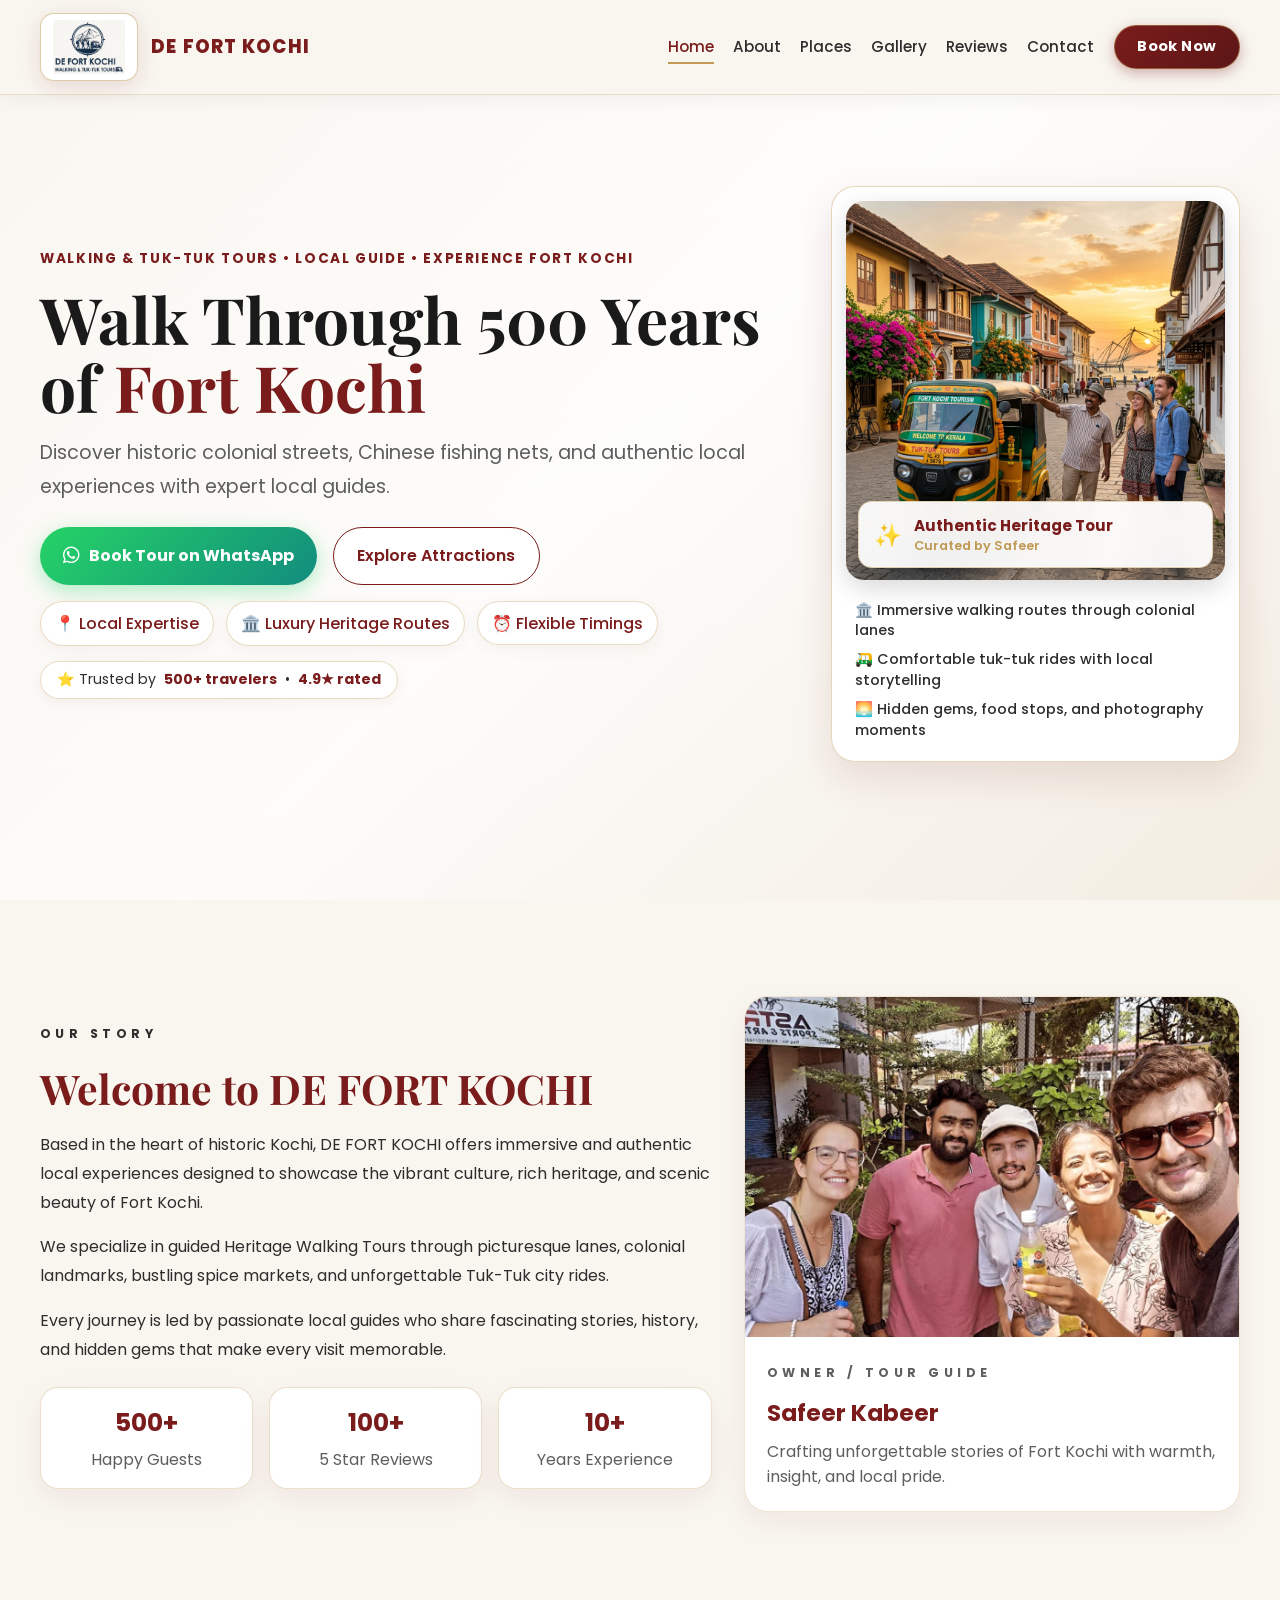
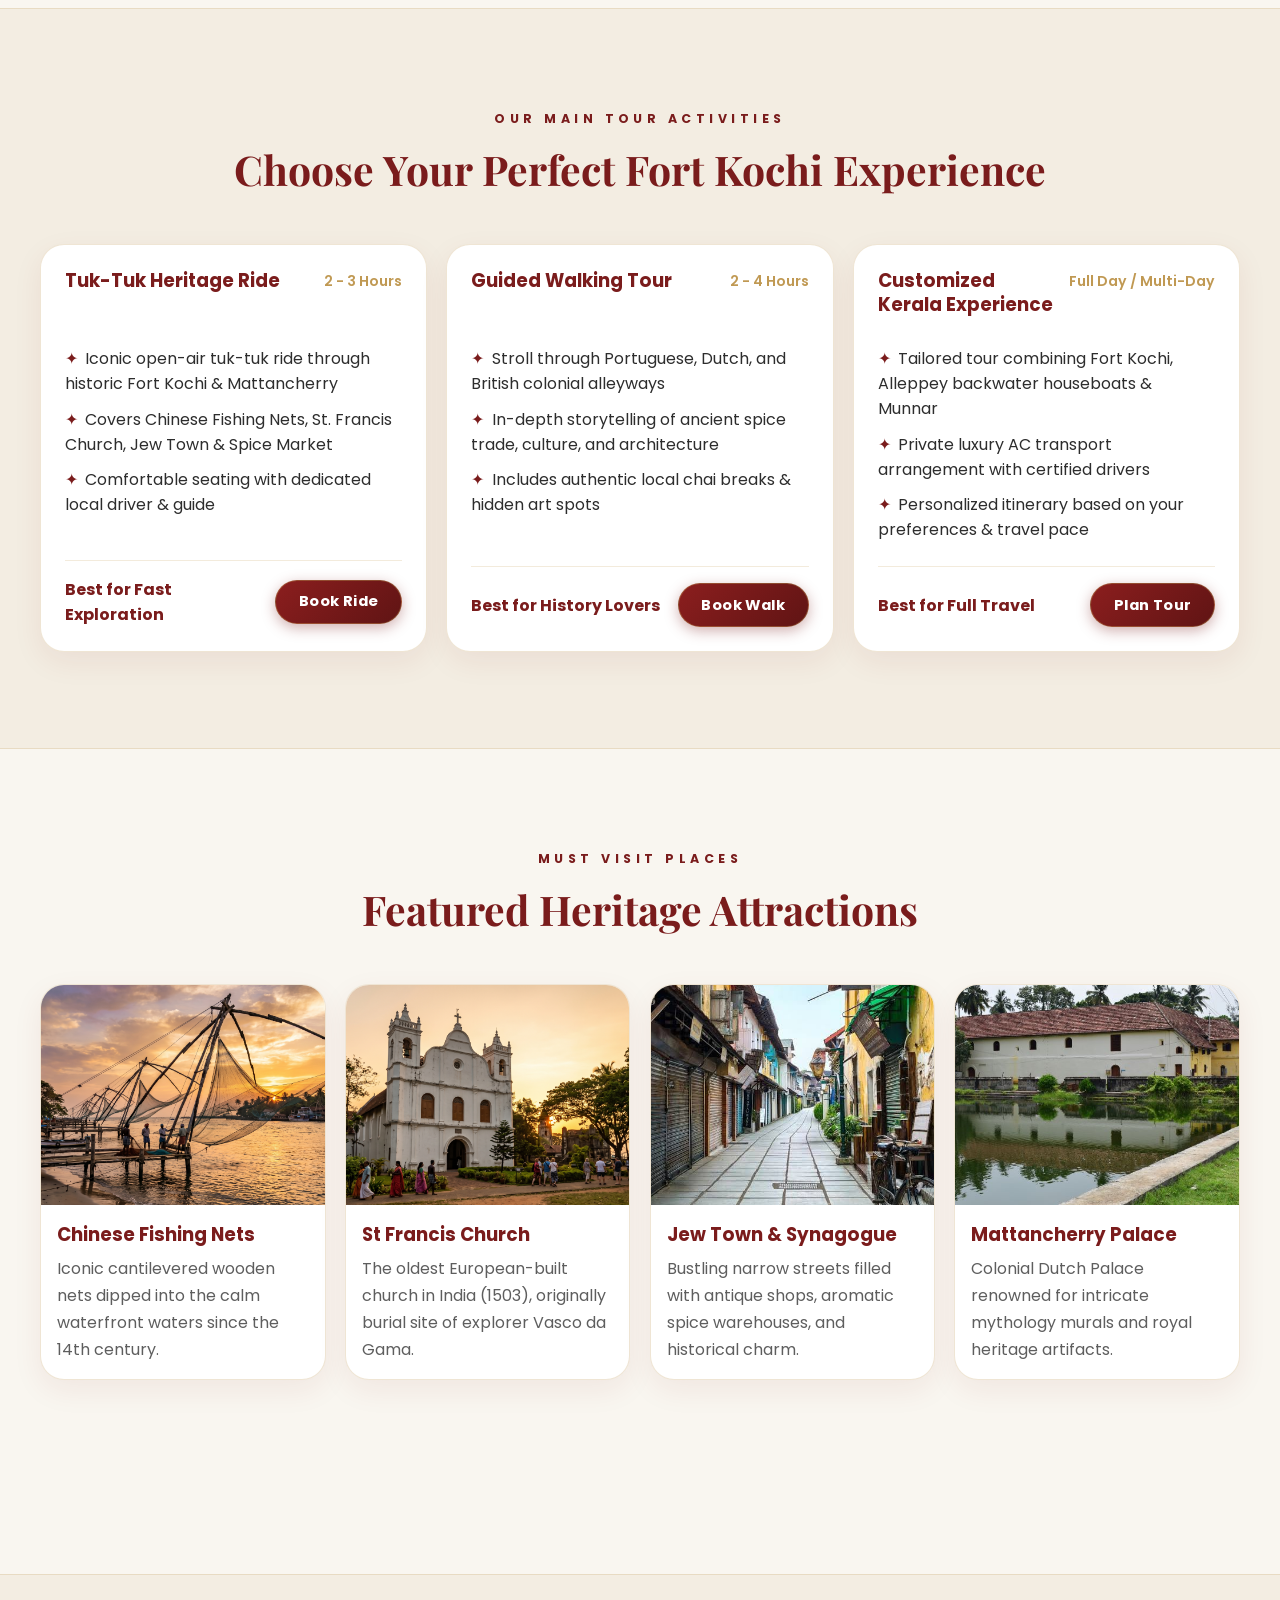
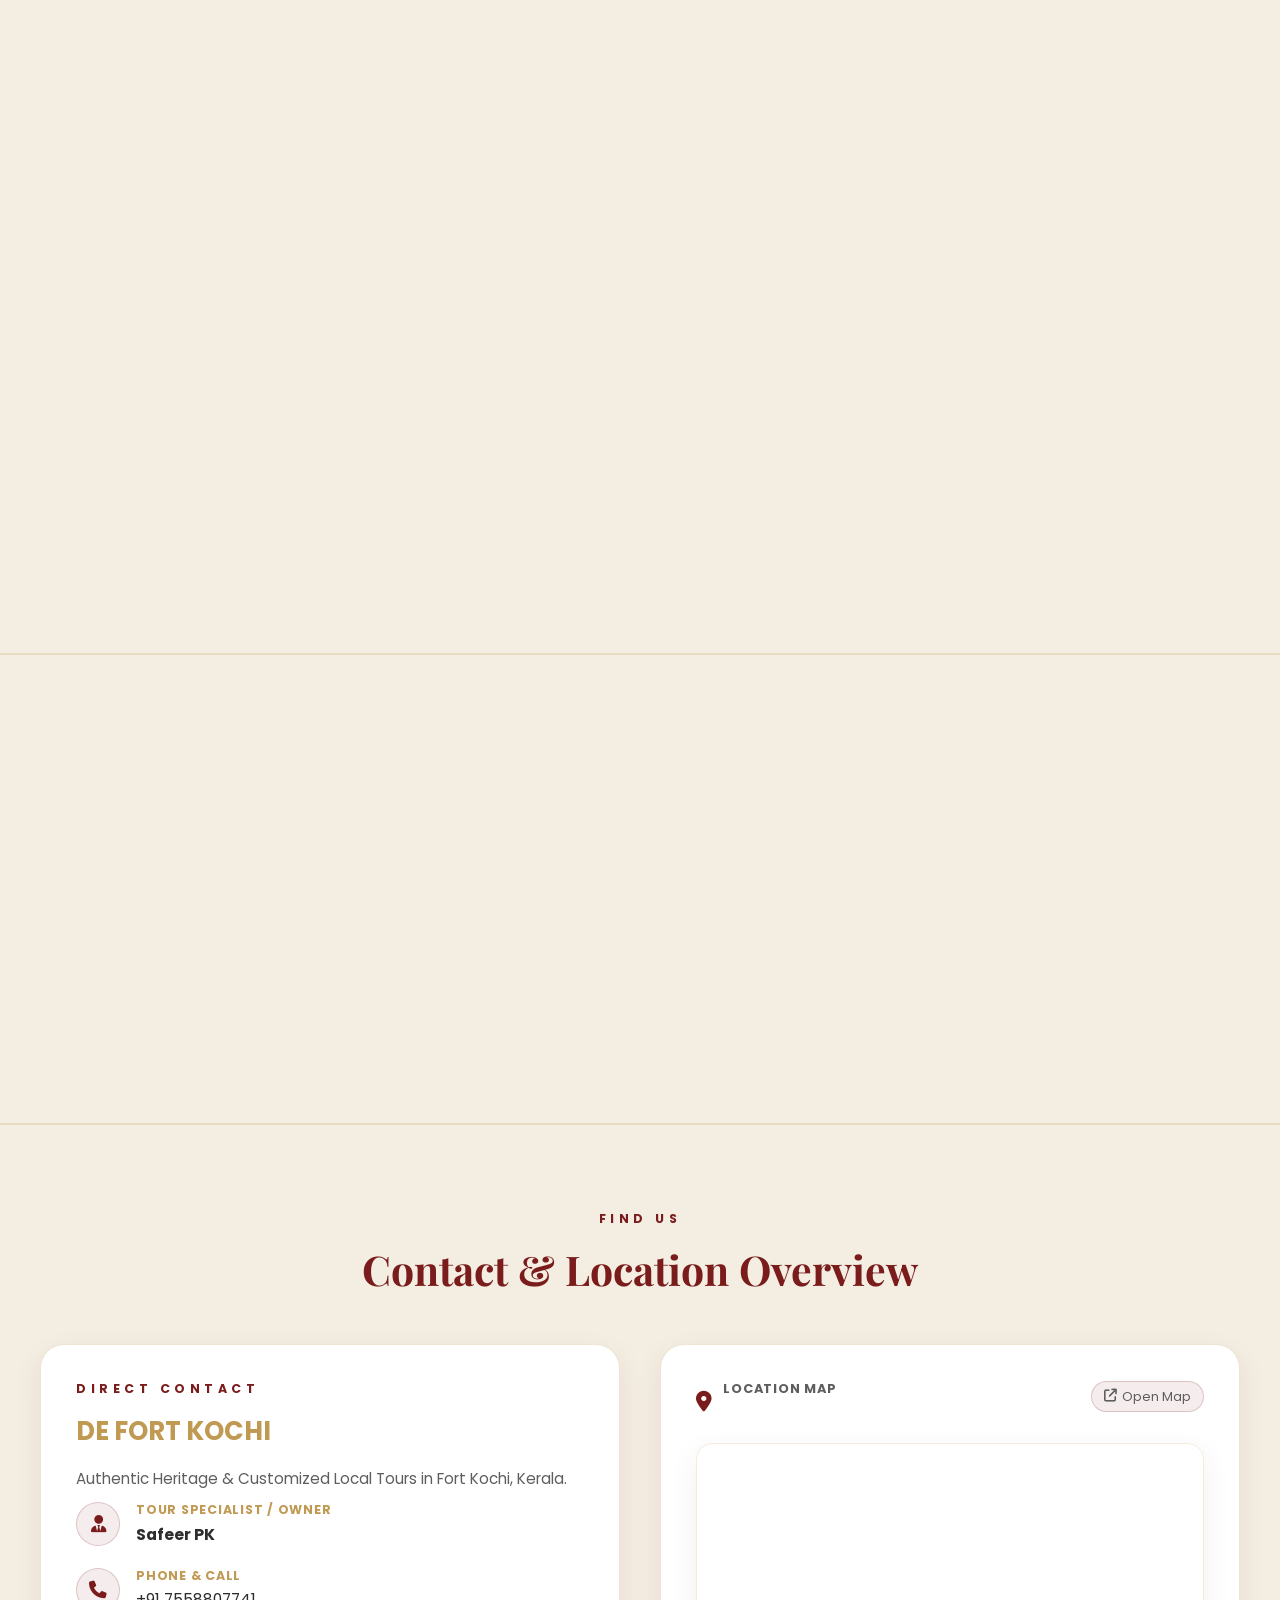
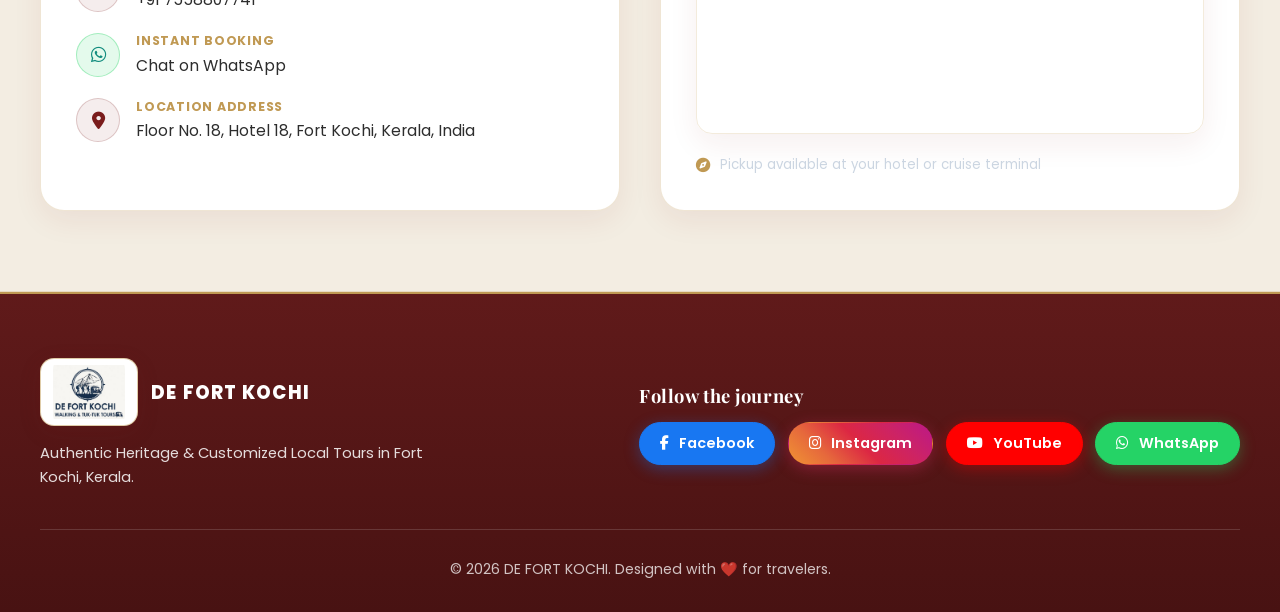
<file: index.html>
<!DOCTYPE html>
<html lang="en">

<head>
  <meta charset="UTF-8" />
  <meta name="viewport" content="width=device-width, initial-scale=1.0" />
  <meta name="description"
    content="DE FORT KOCHI offers premium walking and tuk-tuk heritage tours in Fort Kochi, Kerala. Discover colonial charm, local stories, and unforgettable journeys." />
  <meta name="theme-color" content="#000000" />
  <title>DE FORT KOCHI | Premium Heritage Tours</title>
  <link rel="preconnect" href="https://fonts.googleapis.com" />
  <link rel="preconnect" href="https://fonts.gstatic.com" crossorigin />
  <link
    href="https://fonts.googleapis.com/css2?family=Playfair+Display:wght@500;600;700&family=Poppins:wght@300;400;500;600;700&display=swap"
    rel="stylesheet" />
  <link rel="stylesheet" href="https://cdnjs.cloudflare.com/ajax/libs/font-awesome/6.4.0/css/all.min.css" />
  <link rel="stylesheet" href="https://cdn.jsdelivr.net/npm/swiper@10/swiper-bundle.min.css" />
  <link rel="stylesheet" href="style.css" />
</head>

<body>
  <!-- Loading screen -->
  <div class="loading-screen" aria-hidden="true">
    <div class="loading-card">
      <div class="loading-ring"></div>
      <p>Preparing your journey</p>
    </div>
  </div>

  <!-- Scroll progress -->
  <div class="progress-bar" aria-hidden="true"></div>

  <!-- Custom cursor -->
  <div class="cursor-dot" aria-hidden="true"></div>
  <div class="cursor-ring" aria-hidden="true"></div>

  <!-- Back to top -->
  <button class="back-to-top" aria-label="Back to top">↑</button>

  <!-- Header -->
  <header class="site-header">
    <div class="container nav-shell">
      <a href="index.html" class="brand" aria-label="DE FORT KOCHI home">
        <img src="assets/logo.png" alt="DE FORT KOCHI logo" />
        <span>DE FORT KOCHI</span>
      </a>

      <button class="menu-toggle" aria-label="Toggle navigation" aria-expanded="false">
        <span></span>
        <span></span>
        <span></span>
      </button>

      <nav class="nav-links" aria-label="Main navigation">
        <a href="index.html" class="active">Home</a>
        <a href="about.html">About</a>
        <a href="places.html">Places</a>
        <a href="gallery.html">Gallery</a>
        <a href="reviews.html">Reviews</a>
        <a href="contact.html">Contact</a>
        <a href="https://wa.me/917558807741" class="btn btn-small" target="_blank" rel="noreferrer">Book Now</a>
      </nav>
    </div>
  </header>

  <main id="home">
    <!-- Hero section -->
    <section class="hero">
      <div class="hero-overlay"></div>
      <div class="container hero-content reveal">
        <div class="hero-copy">
          <p class="eyebrow">WALKING & TUK-TUK TOURS • LOCAL GUIDE • EXPERIENCE FORT KOCHI</p>
          <h1>Walk Through 500 Years of <span>Fort Kochi</span></h1>
          <p class="hero-subtitle">
            Discover historic colonial streets, Chinese fishing nets, and authentic local experiences with expert local
            guides.
          </p>
          <div class="hero-actions">
            <a href="https://wa.me/917558807741" class="btn btn-whatsapp" target="_blank" rel="noreferrer">
              <i class="fa-brands fa-whatsapp" style="font-size: 1.2rem;"></i> Book Tour on WhatsApp
            </a>
            <a href="places.html" class="btn btn-secondary">Explore Attractions</a>
          </div>
          <div class="hero-highlights">
            <div class="highlight-pill">📍 Local Expertise</div>
            <div class="highlight-pill">🏛️ Luxury Heritage Routes</div>
            <div class="highlight-pill">⏰ Flexible Timings</div>
          </div>
          <div class="hero-trust-bar">
            ⭐ Trusted by <strong>500+ travelers</strong> • <strong>4.9★ rated</strong>
          </div>
        </div>

        <div class="hero-card hero-image-card reveal reveal-right">
          <div class="hero-image-frame">
            <img src="assets/hero_vibrant.jpg" alt="Vibrant Fort Kochi Walking and Tuk-Tuk Tour"
              class="hero-vibrant-img" />
            <div class="hero-image-badge">
              <span class="badge-icon">✨</span>
              <div class="badge-text">
                <strong>Authentic Heritage Tour</strong>
                <small>Curated by Safeer</small>
              </div>
            </div>
          </div>
          <ul class="hero-card-features">
            <li>🏛️ Immersive walking routes through colonial lanes</li>
            <li>🛺 Comfortable tuk-tuk rides with local storytelling</li>
            <li>🌅 Hidden gems, food stops, and photography moments</li>
          </ul>
        </div>
      </div>
    </section>

    <!-- 1. ABOUT PREVIEW SECTION: Welcome to DE FORT KOCHI (Requested by user) -->
    <section id="about-preview" class="section">
      <div class="container about-grid">
        <div class="about-copy reveal reveal-left">
          <p class="section-label">Our Story</p>
          <h2>Welcome to DE FORT KOCHI</h2>
          <p>
            Based in the heart of historic Kochi, DE FORT KOCHI offers immersive and authentic local experiences
            designed to showcase the vibrant culture, rich heritage, and scenic beauty of Fort Kochi.
          </p>
          <p>
            We specialize in guided Heritage Walking Tours through picturesque lanes, colonial landmarks, bustling spice
            markets, and unforgettable Tuk-Tuk city rides.
          </p>
          <p>
            Every journey is led by passionate local guides who share fascinating stories, history, and hidden gems that
            make every visit memorable.
          </p>
          <div class="counter-row">
            <div class="counter-card">
              <strong data-target="500">0</strong>
              <span>Happy Guests</span>
            </div>
            <div class="counter-card">
              <strong data-target="100">0</strong>
              <span>5 Star Reviews</span>
            </div>
            <div class="counter-card">
              <strong data-target="10">0</strong>
              <span>Years Experience</span>
            </div>
          </div>

          <!-- <div style="margin-top: 2rem;">
            <a href="about.html" class="btn btn-secondary">Learn More About Us <i
                class="fa-solid fa-arrow-right"></i></a>
          </div> -->
        </div>

        <div class="about-card reveal reveal-right">
          <img src="assets/SafeerNew.jpg?auto=format&fit=crop&w=900&q=80"
            alt="Safeer Kabeer - Owner & Tour Guide of DE FORT KOCHI" loading="lazy" />
          <div class="about-card-body">
            <p class="section-label">Owner / Tour Guide</p>
            <h3>Safeer Kabeer</h3>
            <p>Crafting unforgettable stories of Fort Kochi with warmth, insight, and local pride.</p>
          </div>
        </div>
      </div>
    </section>

    <!-- 2. TOUR PACKAGES SHOWCASE: Main Tour Activities -->
    <section id="tours" class="section section-alt">
      <div class="container">
        <div class="section-heading reveal">
          <p class="section-label">Our Main Tour Activities</p>
          <h2>Choose Your Perfect Fort Kochi Experience</h2>
        </div>

        <div class="package-grid">
          <!-- Package 1 -->
          <article class="package-card reveal reveal-up">
            <div class="package-top">
              <h3>Tuk-Tuk Heritage Ride</h3>
              <span class="duration">2 - 3 Hours</span>
            </div>
            <ul>
              <li>Iconic open-air tuk-tuk ride through historic Fort Kochi & Mattancherry</li>
              <li>Covers Chinese Fishing Nets, St. Francis Church, Jew Town & Spice Market</li>
              <li>Comfortable seating with dedicated local driver & guide</li>
            </ul>
            <div class="package-footer">
              <span class="price">Best for Fast Exploration</span>
              <a href="https://wa.me/917558807741?text=Hi%20Safeer,%20I%20am%20interested%20in%20the%20Tuk-Tuk%20Heritage%20Ride"
                target="_blank" rel="noreferrer" class="btn btn-small">Book Ride</a>
            </div>
          </article>

          <!-- Package 2 -->
          <article class="package-card reveal reveal-up">
            <div class="package-top">
              <h3>Guided Walking Tour</h3>
              <span class="duration">2 - 4 Hours</span>
            </div>
            <ul>
              <li>Stroll through Portuguese, Dutch, and British colonial alleyways</li>
              <li>In-depth storytelling of ancient spice trade, culture, and architecture</li>
              <li>Includes authentic local chai breaks & hidden art spots</li>
            </ul>
            <div class="package-footer">
              <span class="price">Best for History Lovers</span>
              <a href="https://wa.me/917558807741?text=Hi%20Safeer,%20I%20am%20interested%20in%20the%20Guided%20Walking%20Tour"
                target="_blank" rel="noreferrer" class="btn btn-small">Book Walk</a>
            </div>
          </article>

          <!-- Package 3 -->
          <article class="package-card reveal reveal-up">
            <div class="package-top">
              <h3>Customized Kerala Experience</h3>
              <span class="duration">Full Day / Multi-Day</span>
            </div>
            <ul>
              <li>Tailored tour combining Fort Kochi, Alleppey backwater houseboats & Munnar</li>
              <li>Private luxury AC transport arrangement with certified drivers</li>
              <li>Personalized itinerary based on your preferences & travel pace</li>
            </ul>
            <div class="package-footer">
              <span class="price">Best for Full Travel</span>
              <a href="https://wa.me/917558807741?text=Hi%20Safeer,%20I%20want%20to%20plan%20a%20customized%20Kerala%20tour"
                target="_blank" rel="noreferrer" class="btn btn-small">Plan Tour</a>
            </div>
          </article>
        </div>
      </div>
    </section>

    <!-- 3. PLACES PREVIEW SECTION: Short view of top attractions -->
    <section id="places-preview" class="section">
      <div class="container">
        <div class="section-heading reveal">
          <p class="section-label">Must Visit Places</p>
          <h2>Featured Heritage Attractions</h2>
        </div>

        <div class="places-grid">
          <article class="place-card reveal reveal-up">
            <img src="assets/Chinees_Net.jpg?auto=format&fit=crop&w=800&q=80" alt="Chinese Fishing Nets"
              loading="lazy" />
            <div class="place-content">
              <h3>Chinese Fishing Nets</h3>
              <p>Iconic cantilevered wooden nets dipped into the calm waterfront waters since the 14th century.</p>
            </div>
          </article>

          <article class="place-card reveal reveal-up">
            <img src="assets/Francis_Church.jpg?auto=format&fit=crop&w=800&q=80" alt="St Francis Church"
              loading="lazy" />
            <div class="place-content">
              <h3>St Francis Church</h3>
              <p>The oldest European-built church in India (1503), originally burial site of explorer Vasco da Gama.</p>
            </div>
          </article>

          <article class="place-card reveal reveal-up">
            <img src="assets/Jew_Town.jpg?auto=format&fit=crop&w=800&q=80" alt="Jew Town" loading="lazy" />
            <div class="place-content">
              <h3>Jew Town & Synagogue</h3>
              <p>Bustling narrow streets filled with antique shops, aromatic spice warehouses, and historical charm.</p>
            </div>
          </article>

          <article class="place-card reveal reveal-up">
            <img src="assets/Mattancherry_Palace.jpg?auto=format&fit=crop&w=800&q=80" alt="Mattancherry Palace"
              loading="lazy" />
            <div class="place-content">
              <h3>Mattancherry Palace</h3>
              <p>Colonial Dutch Palace renowned for intricate mythology murals and royal heritage artifacts.</p>
            </div>
          </article>
        </div>

        <div style="text-align: center; margin-top: 2.5rem;" class="reveal">
          <a href="places.html" class="btn btn-secondary btn-lg">Explore All 12 Places & Timeline <i
              class="fa-solid fa-arrow-right"></i></a>
        </div>
      </div>
    </section>

    <!-- 4. GALLERY PREVIEW SECTION: Short view of 4 images -->
    <section id="gallery-preview" class="section section-alt">
      <div class="container">
        <div class="section-heading reveal">
          <p class="section-label">Captured Moments</p>
          <h2>Gallery Highlights</h2>
        </div>

        <div class="places-grid" style="grid-template-columns: repeat(auto-fit, minmax(240px, 1fr)); gap: 1.5rem;">
          <div class="place-card reveal reveal-up" style="height: 250px;">
            <img src="assets/new_gallery/gallery_01.jpg" alt="Tour highlight 1" style="height: 100%; object-fit: cover;"
              loading="lazy" />
          </div>
          <div class="place-card reveal reveal-up" style="height: 250px;">
            <img src="assets/new_gallery/gallery_02.jpg" alt="Tour highlight 2" style="height: 100%; object-fit: cover;"
              loading="lazy" />
          </div>
          <div class="place-card reveal reveal-up" style="height: 250px;">
            <img src="assets/new_gallery/gallery_03.jpg" alt="Tour highlight 3" style="height: 100%; object-fit: cover;"
              loading="lazy" />
          </div>
          <div class="place-card reveal reveal-up" style="height: 250px;">
            <img src="assets/new_gallery/gallery_04.jpg" alt="Tour highlight 4" style="height: 100%; object-fit: cover;"
              loading="lazy" />
          </div>
        </div>

        <div style="text-align: center; margin-top: 2.5rem;" class="reveal">
          <a href="gallery.html" class="btn btn-secondary btn-lg">View Full Photo Gallery (40+ Photos) <i
              class="fa-solid fa-arrow-right"></i></a>
        </div>
      </div>
    </section>

    <!-- Partners / Trusted Platforms -->
    <section class="section partners-section section-alt">
      <div class="container">
        <div class="section-header reveal">
          <span class="section-subtitle">Official Listing Partners</span>
          <h2 class="section-title">Find Us On Trusted Platforms</h2>
          <div class="divider"></div>
        </div>

        <div class="partners-grid reveal">
          <div class="partner-card">
            <div class="partner-icon-wrapper tripadvisor">
              <svg viewBox="0 0 24 24" width="34" height="34" fill="currentColor">
                <path
                  d="M12 2C6.48 2 2 6.48 2 12s4.48 10 10 10 10-4.48 10-10S17.52 2 12 2zm-5 13.5c-1.38 0-2.5-1.12-2.5-2.5s1.12-2.5 2.5-2.5 2.5 1.12 2.5 2.5-1.12 2.5-2.5 2.5zm0-3.5c-.55 0-1 .45-1 1s.45 1 1 1 1-.45 1-1-.45-1-1-1zm10 3.5c-1.38 0-2.5-1.12-2.5-2.5s1.12-2.5 2.5-2.5 2.5 1.12 2.5 2.5-1.12 2.5-2.5 2.5zm0-3.5c-.55 0-1 .45-1 1s.45 1 1 1 1-.45 1-1-.45-1-1-1z" />
              </svg>
            </div>
            <span class="partner-name">Tripadvisor</span>
          </div>

          <div class="partner-card">
            <div class="partner-icon-wrapper viator">
              <i class="fa-solid fa-compass"></i>
            </div>
            <span class="partner-name">Viator</span>
          </div>

          <div class="partner-card">
            <div class="partner-icon-wrapper airbnb">
              <i class="fa-brands fa-airbnb"></i>
            </div>
            <span class="partner-name">Airbnb</span>
          </div>

          <a href="https://www.guruwalk.com/walks/62005-free-walking-tour-fort-kochi-jew-town-history-heritage-local-life"
            target="_blank" rel="noreferrer" class="partner-card">
            <div class="partner-icon-wrapper guruwalk">
              <img src="assets/guruwalk-icon.png" alt="GuruWalk" />
            </div>
            <span class="partner-name">GuruWalk</span>
          </a>
        </div>
      </div>
    </section>

    <!-- 6. CONTACT & LOCATION PREVIEW SECTION (Address + Map) -->
    <section id="contact-preview" class="section section-alt contact-section">
      <div class="container">
        <div class="section-heading reveal">
          <p class="section-label">Find Us</p>
          <h2>Contact & Location Overview</h2>
        </div>

        <div class="contact-grid">
          <!-- Left Column: Quick Contact Details -->
          <div class="contact-info-card reveal reveal-left">
            <span class="section-label">Direct Contact</span>
            <h3 style="color: var(--gold); margin-bottom: 1rem; font-size: 1.6rem;">DE FORT KOCHI</h3>
            <p class="contact-tagline">Authentic Heritage & Customized Local Tours in Fort Kochi, Kerala.</p>

            <div class="contact-detail-list">
              <div class="contact-detail-item">
                <div class="contact-icon"><i class="fa-solid fa-user-tie"></i></div>
                <div>
                  <span class="detail-label">Tour Specialist / Owner</span>
                  <strong>Safeer PK</strong>
                </div>
              </div>

              <div class="contact-detail-item">
                <div class="contact-icon"><i class="fa-solid fa-phone"></i></div>
                <div>
                  <span class="detail-label">Phone & Call</span>
                  <a href="tel:+917558807741">+91 7558807741</a>
                </div>
              </div>

              <div class="contact-detail-item">
                <div class="contact-icon whatsapp-icon"><i class="fa-brands fa-whatsapp"></i></div>
                <div>
                  <span class="detail-label">Instant Booking</span>
                  <a href="https://wa.me/917558807741" target="_blank" rel="noreferrer">Chat on WhatsApp</a>
                </div>
              </div>

              <div class="contact-detail-item">
                <div class="contact-icon"><i class="fa-solid fa-location-dot"></i></div>
                <div>
                  <span class="detail-label">Location Address</span>
                  <span>Floor No. 18, Hotel 18, Fort Kochi, Kerala, India</span>
                </div>
              </div>
            </div>
          </div>

          <!-- Right Column: Interactive Location Map -->
          <div class="contact-map-card reveal reveal-right">
            <div class="contact-map-header">
              <div class="map-title-group">
                <i class="fa-solid fa-location-dot map-pin-icon"></i>
                <div>
                  <span class="detail-label">Location Map</span>
                  <h4 style="color: #fff; font-size: 1.1rem; margin: 0;">Fort Kochi Heritage Zone</h4>
                </div>
              </div>
              <a href="https://maps.google.com/?q=Fort+Kochi+Kerala+India" target="_blank" class="map-badge-link"
                rel="noreferrer">
                <i class="fa-solid fa-arrow-up-right-from-square"></i> Open Map
              </a>
            </div>

            <div class="contact-map-frame">
              <iframe title="Fort Kochi Location Map"
                src="https://www.google.com/maps?q=Fort%20Kochi%20Kerala%20India&output=embed" loading="lazy"
                allowfullscreen referrerpolicy="no-referrer-when-downgrade"></iframe>
            </div>

            <div class="map-footer-info">
              <i class="fa-solid fa-compass"></i>
              <span>Pickup available at your hotel or cruise terminal</span>
            </div>
          </div>
        </div>

        <!-- <div style="text-align: center; margin-top: 2rem;" class="reveal">
          <a href="contact.html" class="btn btn-secondary">Full Contact Page & Direct Inquiry <i
              class="fa-solid fa-arrow-right"></i></a>
        </div> -->
      </div>
    </section>

    <!-- Quick Direct Booking CTA -->
    <!-- <section id="booking" class="section booking-section">
      <div class="container">
        <div class="booking-card reveal">
          <div class="booking-content">
            <div class="booking-copy">
              <span class="booking-badge"><i class="fa-solid fa-compass"></i> Direct Booking</span>
              <h2 class="booking-title">Ready to Explore Fort Kochi with Safeer?</h2>
              <p class="booking-desc">
                Book your personalized walking or tuk-tuk tour in seconds over WhatsApp or phone call.
              </p>

              <div class="booking-actions">
                <a href="https://wa.me/917558807741" class="btn btn-primary btn-lg" target="_blank" rel="noreferrer">
                  <i class="fa-brands fa-whatsapp"></i> Chat on WhatsApp
                </a>
                <a href="contact.html" class="btn btn-secondary btn-lg">
                  <i class="fa-solid fa-location-dot"></i> View Location & Contact
                </a>
              </div>
            </div>
          </div>
        </div>
      </div>
    </section> -->
  </main>

  <!-- Site Footer -->
  <footer class="site-footer">
    <div class="container footer-content">
      <div class="footer-brand-block">
        <div class="brand footer-brand">
          <img src="assets/logo.png" alt="DE FORT KOCHI logo" />
          <span>DE FORT KOCHI</span>
        </div>
        <p class="footer-tagline">Authentic Heritage & Customized Local Tours in Fort Kochi, Kerala.</p>
      </div>

      <div class="footer-social-block">
        <h4 class="footer-social-heading">Follow the journey</h4>
        <div class="social-icon-badges">
          <a href="https://facebook.com" target="_blank" rel="noreferrer" class="social-badge facebook"
            aria-label="Facebook">
            <i class="fa-brands fa-facebook-f"></i>
            <span>Facebook</span>
          </a>
          <a href="https://instagram.com" target="_blank" rel="noreferrer" class="social-badge instagram"
            aria-label="Instagram">
            <i class="fa-brands fa-instagram"></i>
            <span>Instagram</span>
          </a>
          <a href="https://youtube.com" target="_blank" rel="noreferrer" class="social-badge youtube"
            aria-label="YouTube">
            <i class="fa-brands fa-youtube"></i>
            <span>YouTube</span>
          </a>
          <a href="https://wa.me/917558807741" target="_blank" rel="noreferrer" class="social-badge whatsapp"
            aria-label="WhatsApp">
            <i class="fa-brands fa-whatsapp"></i>
            <span>WhatsApp</span>
          </a>
        </div>
      </div>
    </div>

    <div class="container footer-bottom">
      <p>© 2026 DE FORT KOCHI. Designed with ❤️ for travelers.</p>
    </div>
  </footer>

  <script src="https://cdn.jsdelivr.net/npm/swiper@10/swiper-bundle.min.js"></script>
  <script src="script.js"></script>
</body>

</html>
</file>
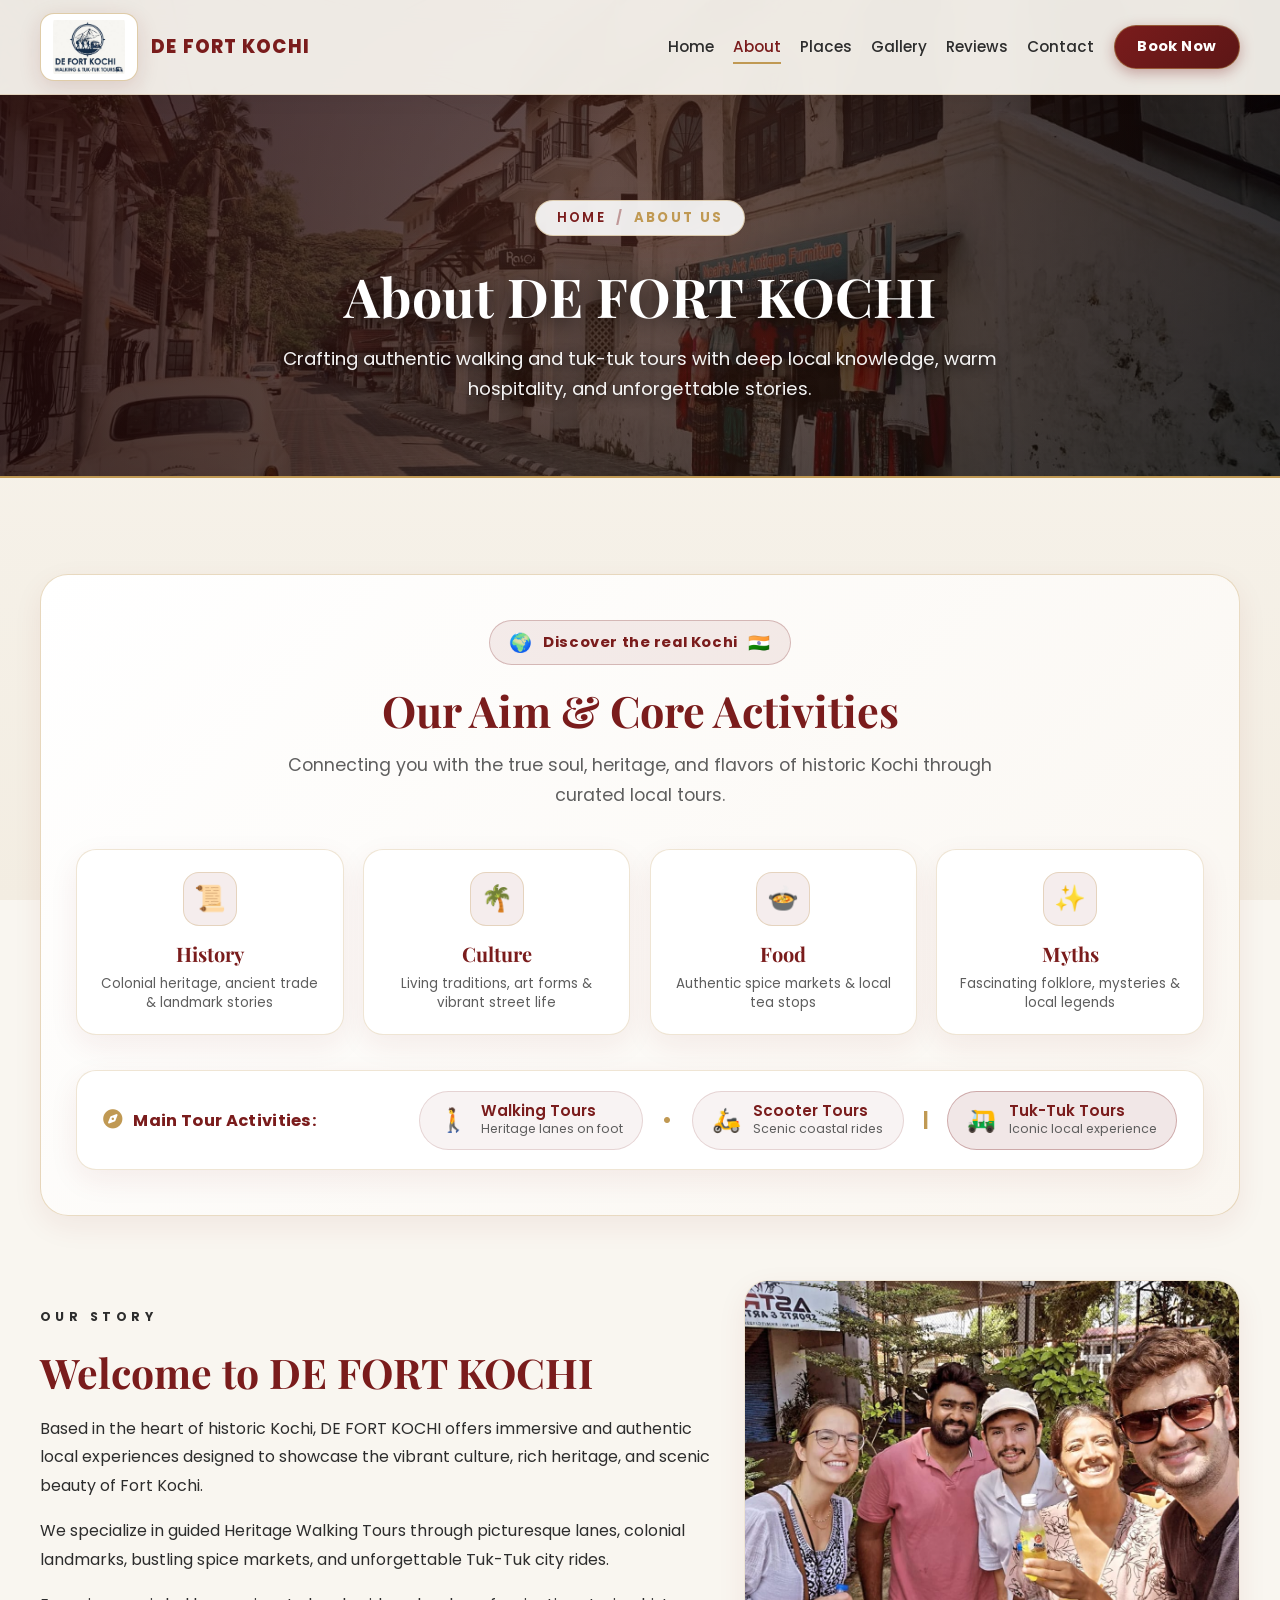
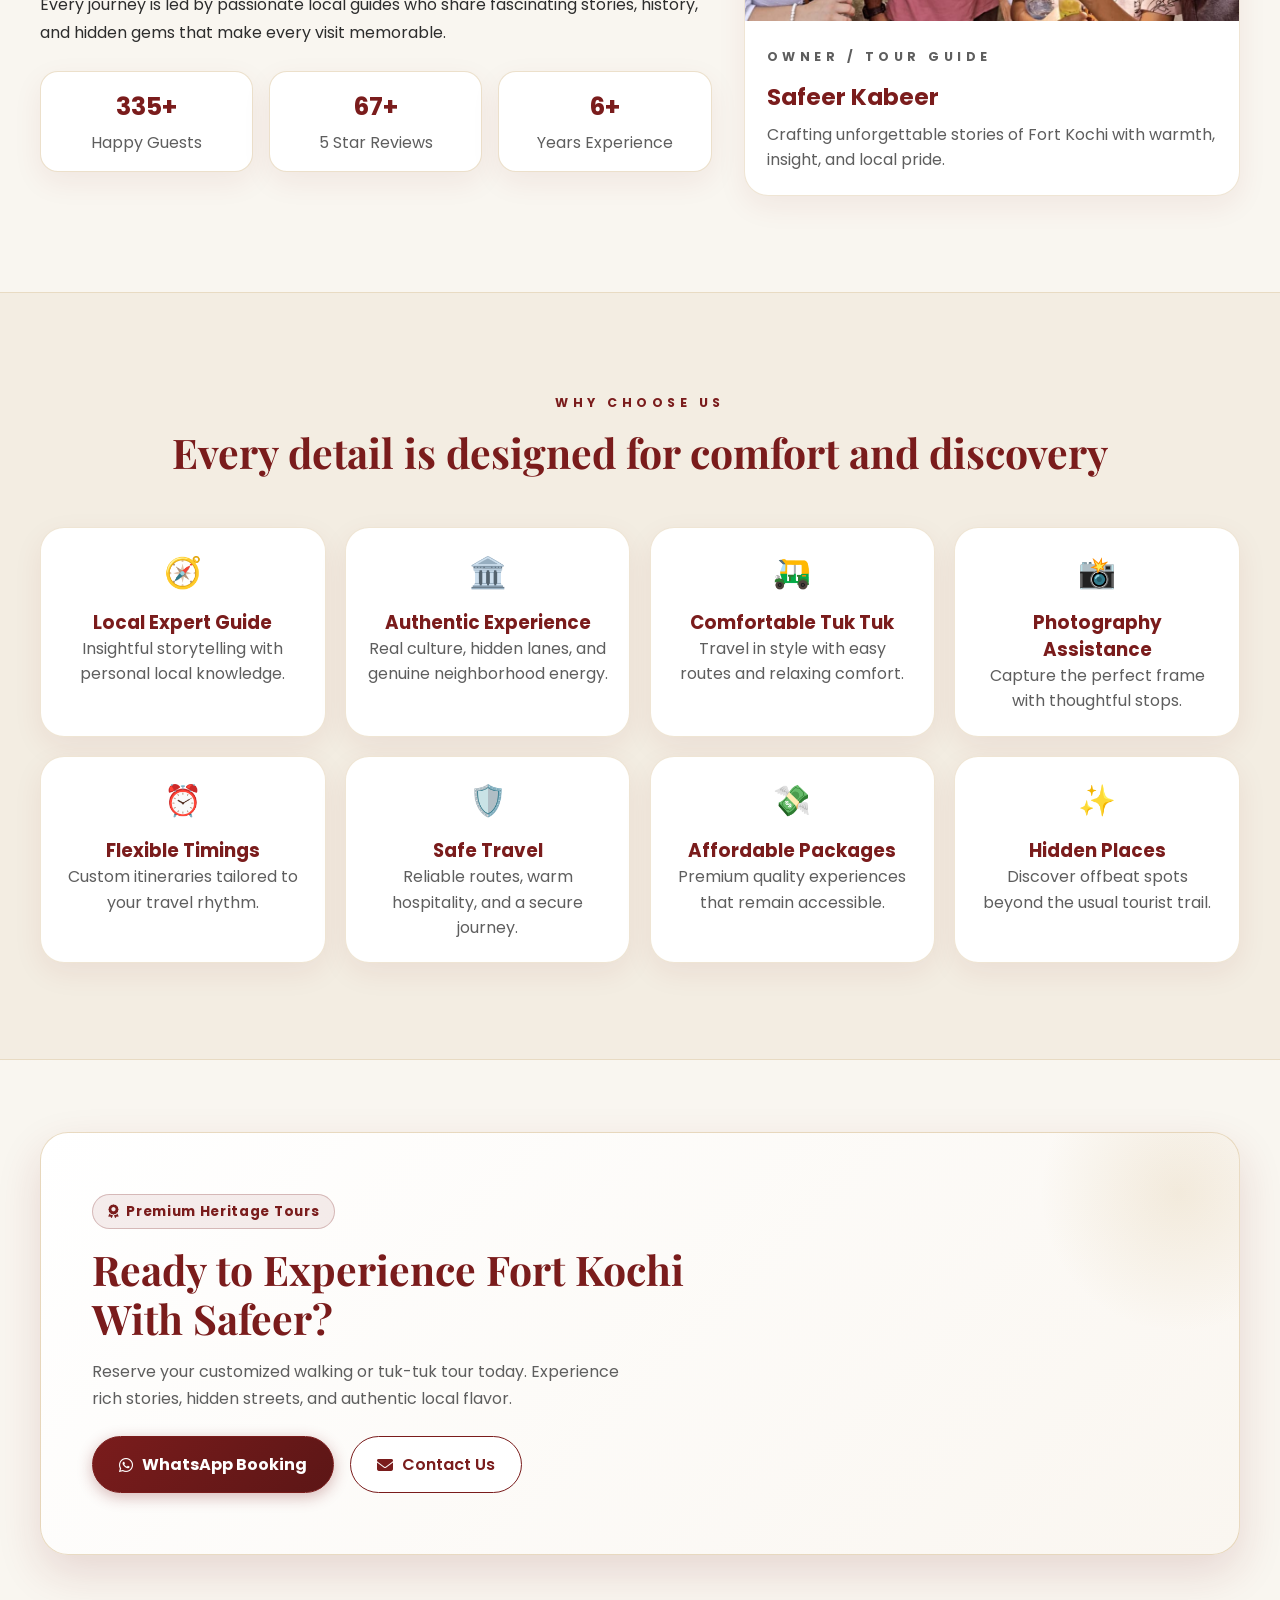
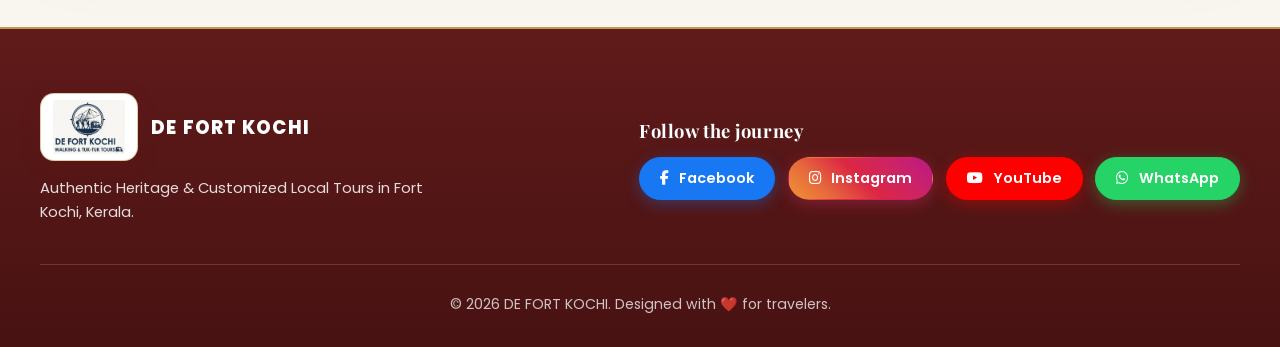
<file: about.html>
<!DOCTYPE html>
<html lang="en">

<head>
  <meta charset="UTF-8" />
  <meta name="viewport" content="width=device-width, initial-scale=1.0" />
  <meta name="description"
    content="Learn about DE FORT KOCHI - premium walking and tuk-tuk heritage tours in Fort Kochi led by local specialist Safeer Kabeer." />
  <meta name="theme-color" content="#000000" />
  <title>About Us | DE FORT KOCHI - Premium Heritage Tours</title>
  <link rel="preconnect" href="https://fonts.googleapis.com" />
  <link rel="preconnect" href="https://fonts.gstatic.com" crossorigin />
  <link
    href="https://fonts.googleapis.com/css2?family=Playfair+Display:wght@500;600;700&family=Poppins:wght@300;400;500;600;700&display=swap"
    rel="stylesheet" />
  <link rel="stylesheet" href="https://cdnjs.cloudflare.com/ajax/libs/font-awesome/6.4.0/css/all.min.css" />
  <link rel="stylesheet" href="style.css" />
</head>

<body>
  <!-- Loading screen -->
  <div class="loading-screen" aria-hidden="true">
    <div class="loading-card">
      <div class="loading-ring"></div>
      <p>Preparing your journey</p>
    </div>
  </div>

  <!-- Scroll progress -->
  <div class="progress-bar" aria-hidden="true"></div>

  <!-- Custom cursor -->
  <div class="cursor-dot" aria-hidden="true"></div>
  <div class="cursor-ring" aria-hidden="true"></div>

  <!-- Back to top -->
  <button class="back-to-top" aria-label="Back to top">↑</button>

  <!-- Header -->
  <header class="site-header">
    <div class="container nav-shell">
      <a href="index.html" class="brand" aria-label="DE FORT KOCHI home">
        <img src="assets/logo.png" alt="DE FORT KOCHI logo" />
        <span>DE FORT KOCHI</span>
      </a>

      <button class="menu-toggle" aria-label="Toggle navigation" aria-expanded="false">
        <span></span>
        <span></span>
        <span></span>
      </button>

      <nav class="nav-links" aria-label="Main navigation">
        <a href="index.html">Home</a>
        <a href="about.html" class="active">About</a>
        <a href="places.html">Places</a>
        <a href="gallery.html">Gallery</a>
        <a href="reviews.html">Reviews</a>
        <a href="contact.html">Contact</a>
        <a href="https://wa.me/917558807741" class="btn btn-small" target="_blank" rel="noreferrer">Book Now</a>
      </nav>
    </div>
  </header>

  <!-- Subpage Header Banner -->
  <section class="page-header-banner about-banner">
    <div class="container">
      <div class="breadcrumb">
        <a href="index.html">Home</a>
        <span class="separator">/</span>
        <span>About Us</span>
      </div>
      <h1>About DE FORT KOCHI</h1>
      <p>Crafting authentic walking and tuk-tuk tours with deep local knowledge, warm hospitality, and unforgettable stories.</p>
    </div>
  </section>

  <main id="about-page">
    <!-- Core Aim & Activities Showcase -->
    <section class="section">
      <div class="container core-aim-container reveal reveal-up">
        <div class="core-aim-card">
          <div class="core-aim-header">
            <div class="aim-badge-pill">
              <span class="aim-emoji">🌍</span>
              <span>Discover the real Kochi</span>
              <span class="flag-icon">🇮🇳</span>
            </div>
            <h2 class="aim-main-title">Our Aim & Core Activities</h2>
            <p class="aim-description">
              Connecting you with the true soul, heritage, and flavors of historic Kochi through curated local tours.
            </p>
          </div>

          <!-- 4 Core Themes / Pillars -->
          <div class="aim-pillars-grid">
            <div class="aim-pillar-card">
              <div class="pillar-icon-wrap">
                <span class="pillar-emoji">📜</span>
              </div>
              <div class="pillar-content">
                <h3>History</h3>
                <p>Colonial heritage, ancient trade & landmark stories</p>
              </div>
            </div>

            <div class="aim-pillar-card">
              <div class="pillar-icon-wrap">
                <span class="pillar-emoji">🌴</span>
              </div>
              <div class="pillar-content">
                <h3>Culture</h3>
                <p>Living traditions, art forms & vibrant street life</p>
              </div>
            </div>

            <div class="aim-pillar-card">
              <div class="pillar-icon-wrap">
                <span class="pillar-emoji">🍲</span>
              </div>
              <div class="pillar-content">
                <h3>Food</h3>
                <p>Authentic spice markets & local tea stops</p>
              </div>
            </div>

            <div class="aim-pillar-card">
              <div class="pillar-icon-wrap">
                <span class="pillar-emoji">✨</span>
              </div>
              <div class="pillar-content">
                <h3>Myths</h3>
                <p>Fascinating folklore, mysteries & local legends</p>
              </div>
            </div>
          </div>

          <!-- Activities Highlights Banner -->
          <div class="aim-activities-banner">
            <div class="activities-title">
              <i class="fa-solid fa-compass"></i>
              <span>Main Tour Activities:</span>
            </div>
            <div class="activities-chips-group">
              <div class="activity-badge-card">
                <span class="activity-emoji">🚶</span>
                <div class="activity-details">
                  <strong>Walking Tours</strong>
                  <span>Heritage lanes on foot</span>
                </div>
              </div>
              <span class="activity-separator">•</span>
              <div class="activity-badge-card">
                <span class="activity-emoji">🛵</span>
                <div class="activity-details">
                  <strong>Scooter Tours</strong>
                  <span>Scenic coastal rides</span>
                </div>
              </div>
              <span class="activity-separator">|</span>
              <div class="activity-badge-card highlight-activity">
                <span class="activity-emoji">🛺</span>
                <div class="activity-details">
                  <strong>Tuk-Tuk Tours</strong>
                  <span>Iconic local experience</span>
                </div>
              </div>
            </div>
          </div>
        </div>
      </div>

      <div class="container about-grid" style="margin-top: 4rem;">
        <div class="about-copy reveal reveal-left">
          <p class="section-label">Our Story</p>
          <h2>Welcome to DE FORT KOCHI</h2>
          <p>
            Based in the heart of historic Kochi, DE FORT KOCHI offers immersive and authentic local experiences
            designed to showcase the vibrant culture, rich heritage, and scenic beauty of Fort Kochi.
          </p>
          <p>
            We specialize in guided Heritage Walking Tours through picturesque lanes, colonial landmarks, bustling spice
            markets, and unforgettable Tuk-Tuk city rides.
          </p>
          <p>
            Every journey is led by passionate local guides who share fascinating stories, history, and hidden gems that
            make every visit memorable.
          </p>
          <div class="counter-row">
            <div class="counter-card">
              <strong data-target="500">0</strong>
              <span>Happy Guests</span>
            </div>
            <div class="counter-card">
              <strong data-target="100">0</strong>
              <span>5 Star Reviews</span>
            </div>
            <div class="counter-card">
              <strong data-target="10">0</strong>
              <span>Years Experience</span>
            </div>
          </div>
        </div>

        <div class="about-card reveal reveal-right">
          <img src="assets/SafeerNew.jpg?auto=format&fit=crop&w=900&q=80"
            alt="Safeer Kabeer - Owner & Tour Guide of DE FORT KOCHI" loading="lazy" />
          <div class="about-card-body">
            <p class="section-label">Owner / Tour Guide</p>
            <h3>Safeer Kabeer</h3>
            <p>Crafting unforgettable stories of Fort Kochi with warmth, insight, and local pride.</p>
          </div>
        </div>
      </div>
    </section>

    <!-- Why Choose Us -->
    <section class="section section-alt">
      <div class="container">
        <div class="section-heading reveal">
          <p class="section-label">Why Choose Us</p>
          <h2>Every detail is designed for comfort and discovery</h2>
        </div>

        <div class="feature-grid">
          <article class="feature-card reveal reveal-up">
            <div class="feature-icon">🧭</div>
            <h3>Local Expert Guide</h3>
            <p>Insightful storytelling with personal local knowledge.</p>
          </article>
          <article class="feature-card reveal reveal-up">
            <div class="feature-icon">🏛️</div>
            <h3>Authentic Experience</h3>
            <p>Real culture, hidden lanes, and genuine neighborhood energy.</p>
          </article>
          <article class="feature-card reveal reveal-up">
            <div class="feature-icon">🛺</div>
            <h3>Comfortable Tuk Tuk</h3>
            <p>Travel in style with easy routes and relaxing comfort.</p>
          </article>
          <article class="feature-card reveal reveal-up">
            <div class="feature-icon">📸</div>
            <h3>Photography Assistance</h3>
            <p>Capture the perfect frame with thoughtful stops.</p>
          </article>
          <article class="feature-card reveal reveal-up">
            <div class="feature-icon">⏰</div>
            <h3>Flexible Timings</h3>
            <p>Custom itineraries tailored to your travel rhythm.</p>
          </article>
          <article class="feature-card reveal reveal-up">
            <div class="feature-icon">🛡️</div>
            <h3>Safe Travel</h3>
            <p>Reliable routes, warm hospitality, and a secure journey.</p>
          </article>
          <article class="feature-card reveal reveal-up">
            <div class="feature-icon">💸</div>
            <h3>Affordable Packages</h3>
            <p>Premium quality experiences that remain accessible.</p>
          </article>
          <article class="feature-card reveal reveal-up">
            <div class="feature-icon">✨</div>
            <h3>Hidden Places</h3>
            <p>Discover offbeat spots beyond the usual tourist trail.</p>
          </article>
        </div>
      </div>
    </section>

    <!-- Booking Call to Action -->
    <section class="section booking-section">
      <div class="container">
        <div class="booking-card reveal" data-aos="fade-up">
          <div class="booking-content">
            <div class="booking-copy">
              <span class="booking-badge"><i class="fa-solid fa-award"></i> Premium Heritage Tours</span>
              <h2 class="booking-title">Ready to Experience Fort Kochi With Safeer?</h2>
              <p class="booking-desc">
                Reserve your customized walking or tuk-tuk tour today. Experience rich stories, hidden streets,
                and authentic local flavor.
              </p>
              <div class="booking-actions">
                <a href="https://wa.me/917558807741" class="btn btn-primary btn-lg" target="_blank" rel="noreferrer">
                  <i class="fa-brands fa-whatsapp"></i> WhatsApp Booking
                </a>
                <a href="contact.html" class="btn btn-secondary btn-lg">
                  <i class="fa-solid fa-envelope"></i> Contact Us
                </a>
              </div>
            </div>
          </div>
        </div>
      </div>
    </section>
  </main>

  <!-- Site Footer -->
  <footer class="site-footer">
    <div class="container footer-content">
      <div class="footer-brand-block">
        <div class="brand footer-brand">
          <img src="assets/logo.png" alt="DE FORT KOCHI logo" />
          <span>DE FORT KOCHI</span>
        </div>
        <p class="footer-tagline">Authentic Heritage & Customized Local Tours in Fort Kochi, Kerala.</p>
      </div>

      <div class="footer-social-block">
        <h4 class="footer-social-heading">Follow the journey</h4>
        <div class="social-icon-badges">
          <a href="https://facebook.com" target="_blank" rel="noreferrer" class="social-badge facebook"
            aria-label="Facebook">
            <i class="fa-brands fa-facebook-f"></i>
            <span>Facebook</span>
          </a>
          <a href="https://instagram.com" target="_blank" rel="noreferrer" class="social-badge instagram"
            aria-label="Instagram">
            <i class="fa-brands fa-instagram"></i>
            <span>Instagram</span>
          </a>
          <a href="https://youtube.com" target="_blank" rel="noreferrer" class="social-badge youtube"
            aria-label="YouTube">
            <i class="fa-brands fa-youtube"></i>
            <span>YouTube</span>
          </a>
          <a href="https://wa.me/917558807741" target="_blank" rel="noreferrer" class="social-badge whatsapp"
            aria-label="WhatsApp">
            <i class="fa-brands fa-whatsapp"></i>
            <span>WhatsApp</span>
          </a>
        </div>
      </div>
    </div>

    <div class="container footer-bottom">
      <p>© 2026 DE FORT KOCHI. Designed with ❤️ for travelers.</p>
    </div>
  </footer>

  <script src="script.js"></script>
</body>

</html>
</file>
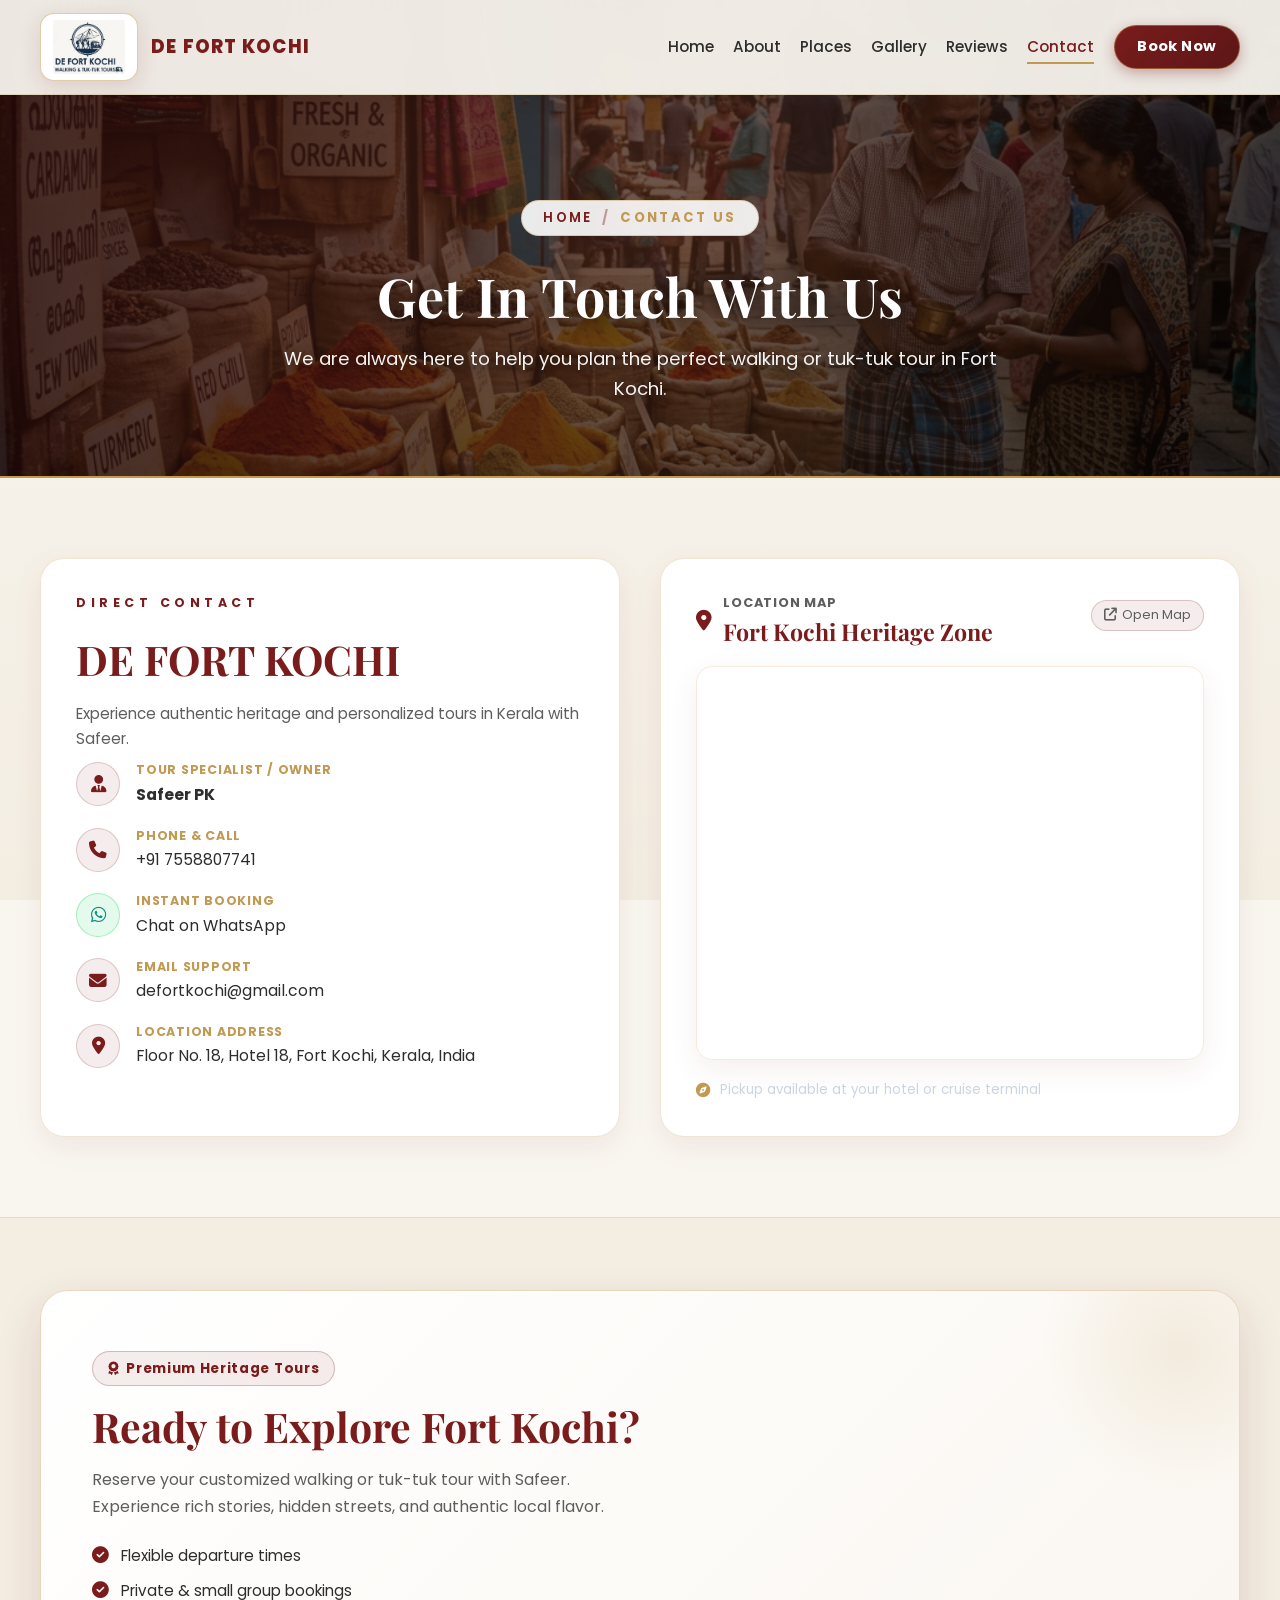
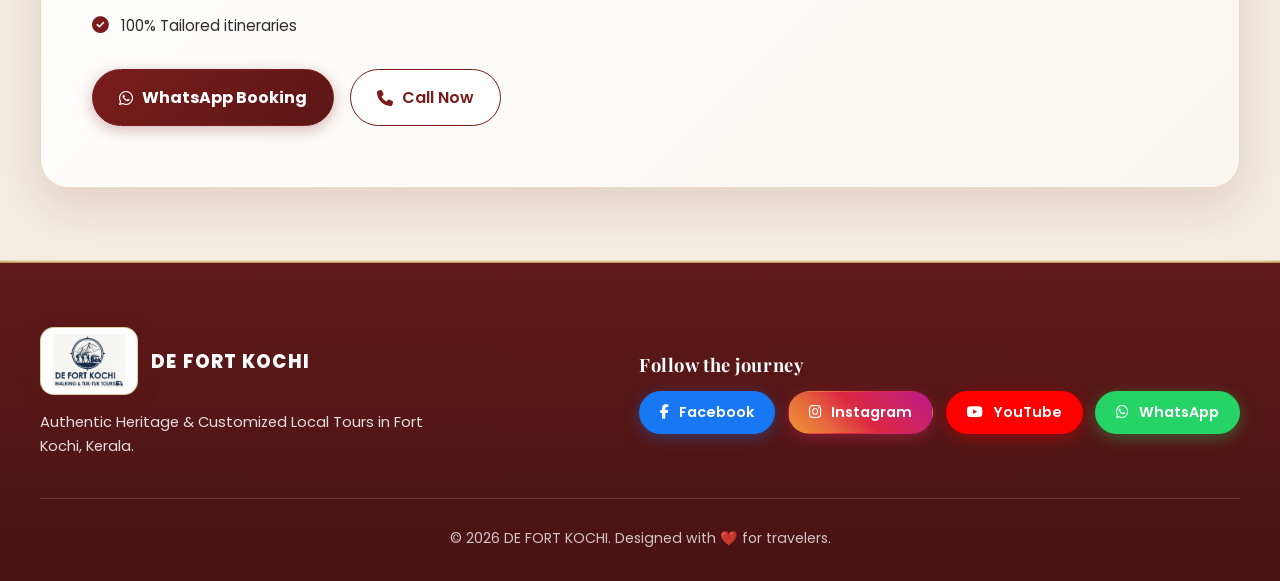
<file: contact.html>
<!DOCTYPE html>
<html lang="en">

<head>
  <meta charset="UTF-8" />
  <meta name="viewport" content="width=device-width, initial-scale=1.0" />
  <meta name="description"
    content="Get in touch with Safeer PK at DE FORT KOCHI for tour bookings, location maps, hotel pickups, and custom travel arrangements in Kerala." />
  <meta name="theme-color" content="#000000" />
  <title>Contact Us | DE FORT KOCHI</title>
  <link rel="preconnect" href="https://fonts.googleapis.com" />
  <link rel="preconnect" href="https://fonts.gstatic.com" crossorigin />
  <link
    href="https://fonts.googleapis.com/css2?family=Playfair+Display:wght@500;600;700&family=Poppins:wght@300;400;500;600;700&display=swap"
    rel="stylesheet" />
  <link rel="stylesheet" href="https://cdnjs.cloudflare.com/ajax/libs/font-awesome/6.4.0/css/all.min.css" />
  <link rel="stylesheet" href="style.css" />
</head>

<body>
  <!-- Loading screen -->
  <div class="loading-screen" aria-hidden="true">
    <div class="loading-card">
      <div class="loading-ring"></div>
      <p>Preparing your journey</p>
    </div>
  </div>

  <!-- Scroll progress -->
  <div class="progress-bar" aria-hidden="true"></div>

  <!-- Custom cursor -->
  <div class="cursor-dot" aria-hidden="true"></div>
  <div class="cursor-ring" aria-hidden="true"></div>

  <!-- Back to top -->
  <button class="back-to-top" aria-label="Back to top">↑</button>

  <!-- Header -->
  <header class="site-header">
    <div class="container nav-shell">
      <a href="index.html" class="brand" aria-label="DE FORT KOCHI home">
        <img src="assets/logo.png" alt="DE FORT KOCHI logo" />
        <span>DE FORT KOCHI</span>
      </a>

      <button class="menu-toggle" aria-label="Toggle navigation" aria-expanded="false">
        <span></span>
        <span></span>
        <span></span>
      </button>

      <nav class="nav-links" aria-label="Main navigation">
        <a href="index.html">Home</a>
        <a href="about.html">About</a>
        <a href="places.html">Places</a>
        <a href="gallery.html">Gallery</a>
        <a href="reviews.html">Reviews</a>
        <a href="contact.html" class="active">Contact</a>
        <a href="https://wa.me/917558807741" class="btn btn-small" target="_blank" rel="noreferrer">Book Now</a>
      </nav>
    </div>
  </header>

  <!-- Subpage Header Banner -->
  <section class="page-header-banner contact-banner">
    <div class="container">
      <div class="breadcrumb">
        <a href="index.html">Home</a>
        <span class="separator">/</span>
        <span>Contact Us</span>
      </div>
      <h1>Get In Touch With Us</h1>
      <p>We are always here to help you plan the perfect walking or tuk-tuk tour in Fort Kochi.</p>
    </div>
  </section>

  <main id="contact-page">
    <!-- Contact Section with Integrated Location Map -->
    <section id="contact" class="section contact-section">
      <div class="container contact-grid">
        <!-- Left Column: Contact Details -->
        <div class="contact-info-card reveal reveal-left">
          <span class="section-label">Direct Contact</span>
          <h2 class="contact-brand-title">DE FORT KOCHI</h2>
          <p class="contact-tagline">Experience authentic heritage and personalized tours in Kerala with Safeer.</p>

          <div class="contact-detail-list">
            <div class="contact-detail-item">
              <div class="contact-icon"><i class="fa-solid fa-user-tie"></i></div>
              <div>
                <span class="detail-label">Tour Specialist / Owner</span>
                <strong>Safeer PK</strong>
              </div>
            </div>

            <div class="contact-detail-item">
              <div class="contact-icon"><i class="fa-solid fa-phone"></i></div>
              <div>
                <span class="detail-label">Phone & Call</span>
                <a href="tel:+917558807741">+91 7558807741</a>
              </div>
            </div>

            <div class="contact-detail-item">
              <div class="contact-icon whatsapp-icon"><i class="fa-brands fa-whatsapp"></i></div>
              <div>
                <span class="detail-label">Instant Booking</span>
                <a href="https://wa.me/917558807741" target="_blank" rel="noreferrer">Chat on WhatsApp</a>
              </div>
            </div>

            <div class="contact-detail-item">
              <div class="contact-icon"><i class="fa-solid fa-envelope"></i></div>
              <div>
                <span class="detail-label">Email Support</span>
                <a href="mailto:defortkochi@gmail.com">defortkochi@gmail.com</a>
              </div>
            </div>

            <div class="contact-detail-item">
              <div class="contact-icon"><i class="fa-solid fa-location-dot"></i></div>
              <div>
                <span class="detail-label">Location Address</span>
                <span>Floor No. 18, Hotel 18, Fort Kochi, Kerala, India</span>
              </div>
            </div>
          </div>
        </div>

        <!-- Right Column: Interactive Location Map -->
        <div class="contact-map-card reveal reveal-right">
          <div class="contact-map-header">
            <div class="map-title-group">
              <i class="fa-solid fa-location-dot map-pin-icon"></i>
              <div>
                <span class="detail-label">Location Map</span>
                <h3 class="contact-map-title">Fort Kochi Heritage Zone</h3>
              </div>
            </div>
            <a href="https://maps.google.com/?q=Fort+Kochi+Kerala+India" target="_blank" class="map-badge-link"
              rel="noreferrer">
              <i class="fa-solid fa-arrow-up-right-from-square"></i> Open Map
            </a>
          </div>

          <div class="contact-map-frame">
            <iframe title="Fort Kochi Location Map"
              src="https://www.google.com/maps?q=Fort%20Kochi%20Kerala%20India&output=embed" loading="lazy"
              allowfullscreen referrerpolicy="no-referrer-when-downgrade"></iframe>
          </div>

          <div class="map-footer-info">
            <i class="fa-solid fa-compass"></i>
            <span>Pickup available at your hotel or cruise terminal</span>
          </div>
        </div>
      </div>
    </section>

    <!-- Unified Booking & Location CTA -->
    <section id="booking" class="section booking-section section-alt">
      <div class="container">
        <div class="booking-card reveal">
          <div class="booking-content">
            <!-- Info Block -->
            <div class="booking-copy">
              <span class="booking-badge"><i class="fa-solid fa-award"></i> Premium Heritage Tours</span>
              <h2 class="booking-title">Ready to Explore Fort Kochi?</h2>
              <p class="booking-desc">
                Reserve your customized walking or tuk-tuk tour with Safeer. Experience rich stories, hidden streets,
                and authentic local flavor.
              </p>

              <div class="booking-features">
                <div class="feature-item">
                  <i class="fa-solid fa-circle-check"></i>
                  <span>Flexible departure times</span>
                </div>
                <div class="feature-item">
                  <i class="fa-solid fa-circle-check"></i>
                  <span>Private & small group bookings</span>
                </div>
                <div class="feature-item">
                  <i class="fa-solid fa-circle-check"></i>
                  <span>100% Tailored itineraries</span>
                </div>
              </div>

              <div class="booking-actions">
                <a href="https://wa.me/917558807741" class="btn btn-primary btn-lg" target="_blank" rel="noreferrer">
                  <i class="fa-brands fa-whatsapp"></i> WhatsApp Booking
                </a>
                <a href="tel:+917558807741" class="btn btn-secondary btn-lg">
                  <i class="fa-solid fa-phone"></i> Call Now
                </a>
              </div>
            </div>
          </div>
        </div>
      </div>
    </section>
  </main>

  <!-- Site Footer -->
  <footer class="site-footer">
    <div class="container footer-content">
      <div class="footer-brand-block">
        <div class="brand footer-brand">
          <img src="assets/logo.png" alt="DE FORT KOCHI logo" />
          <span>DE FORT KOCHI</span>
        </div>
        <p class="footer-tagline">Authentic Heritage & Customized Local Tours in Fort Kochi, Kerala.</p>
      </div>

      <div class="footer-social-block">
        <h4 class="footer-social-heading">Follow the journey</h4>
        <div class="social-icon-badges">
          <a href="https://facebook.com" target="_blank" rel="noreferrer" class="social-badge facebook"
            aria-label="Facebook">
            <i class="fa-brands fa-facebook-f"></i>
            <span>Facebook</span>
          </a>
          <a href="https://instagram.com" target="_blank" rel="noreferrer" class="social-badge instagram"
            aria-label="Instagram">
            <i class="fa-brands fa-instagram"></i>
            <span>Instagram</span>
          </a>
          <a href="https://youtube.com" target="_blank" rel="noreferrer" class="social-badge youtube"
            aria-label="YouTube">
            <i class="fa-brands fa-youtube"></i>
            <span>YouTube</span>
          </a>
          <a href="https://wa.me/917558807741" target="_blank" rel="noreferrer" class="social-badge whatsapp"
            aria-label="WhatsApp">
            <i class="fa-brands fa-whatsapp"></i>
            <span>WhatsApp</span>
          </a>
        </div>
      </div>
    </div>

    <div class="container footer-bottom">
      <p>© 2026 DE FORT KOCHI. Designed with ❤️ for travelers.</p>
    </div>
  </footer>

  <script src="script.js"></script>
</body>

</html>
</file>
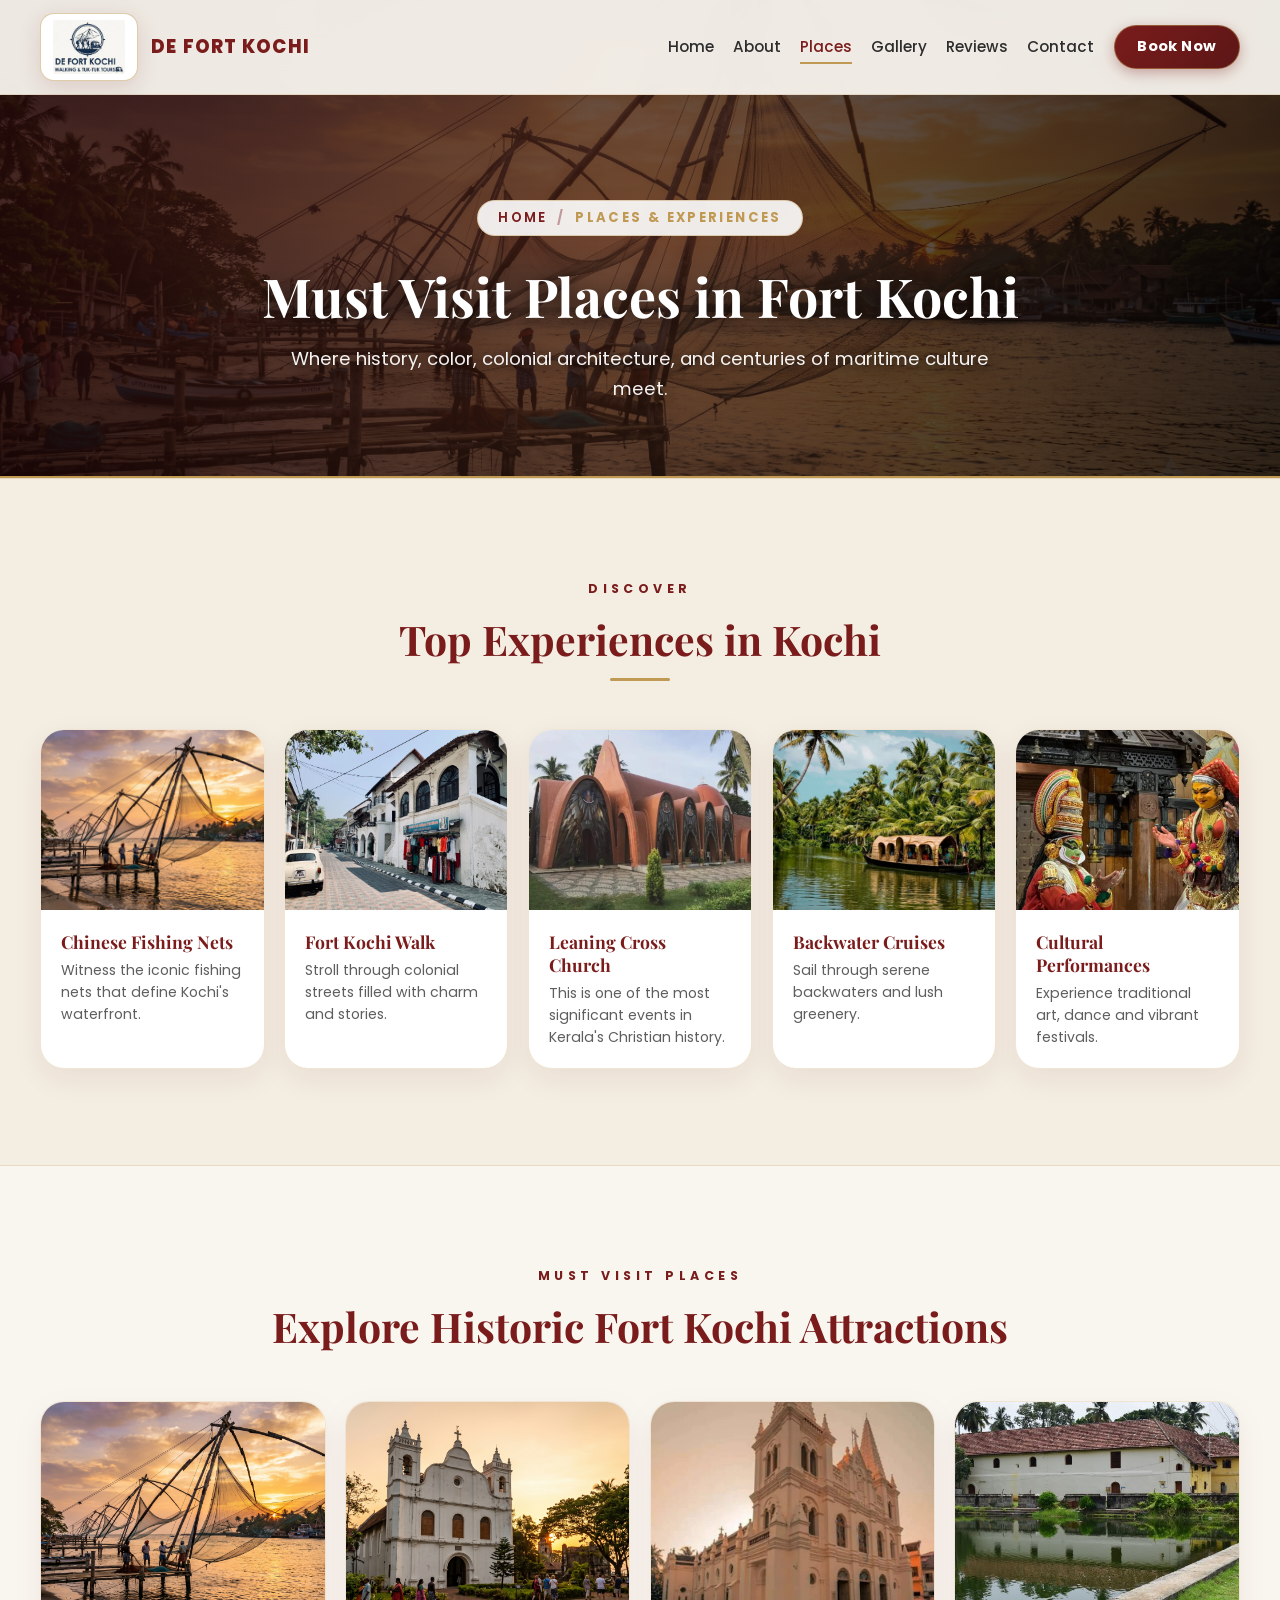
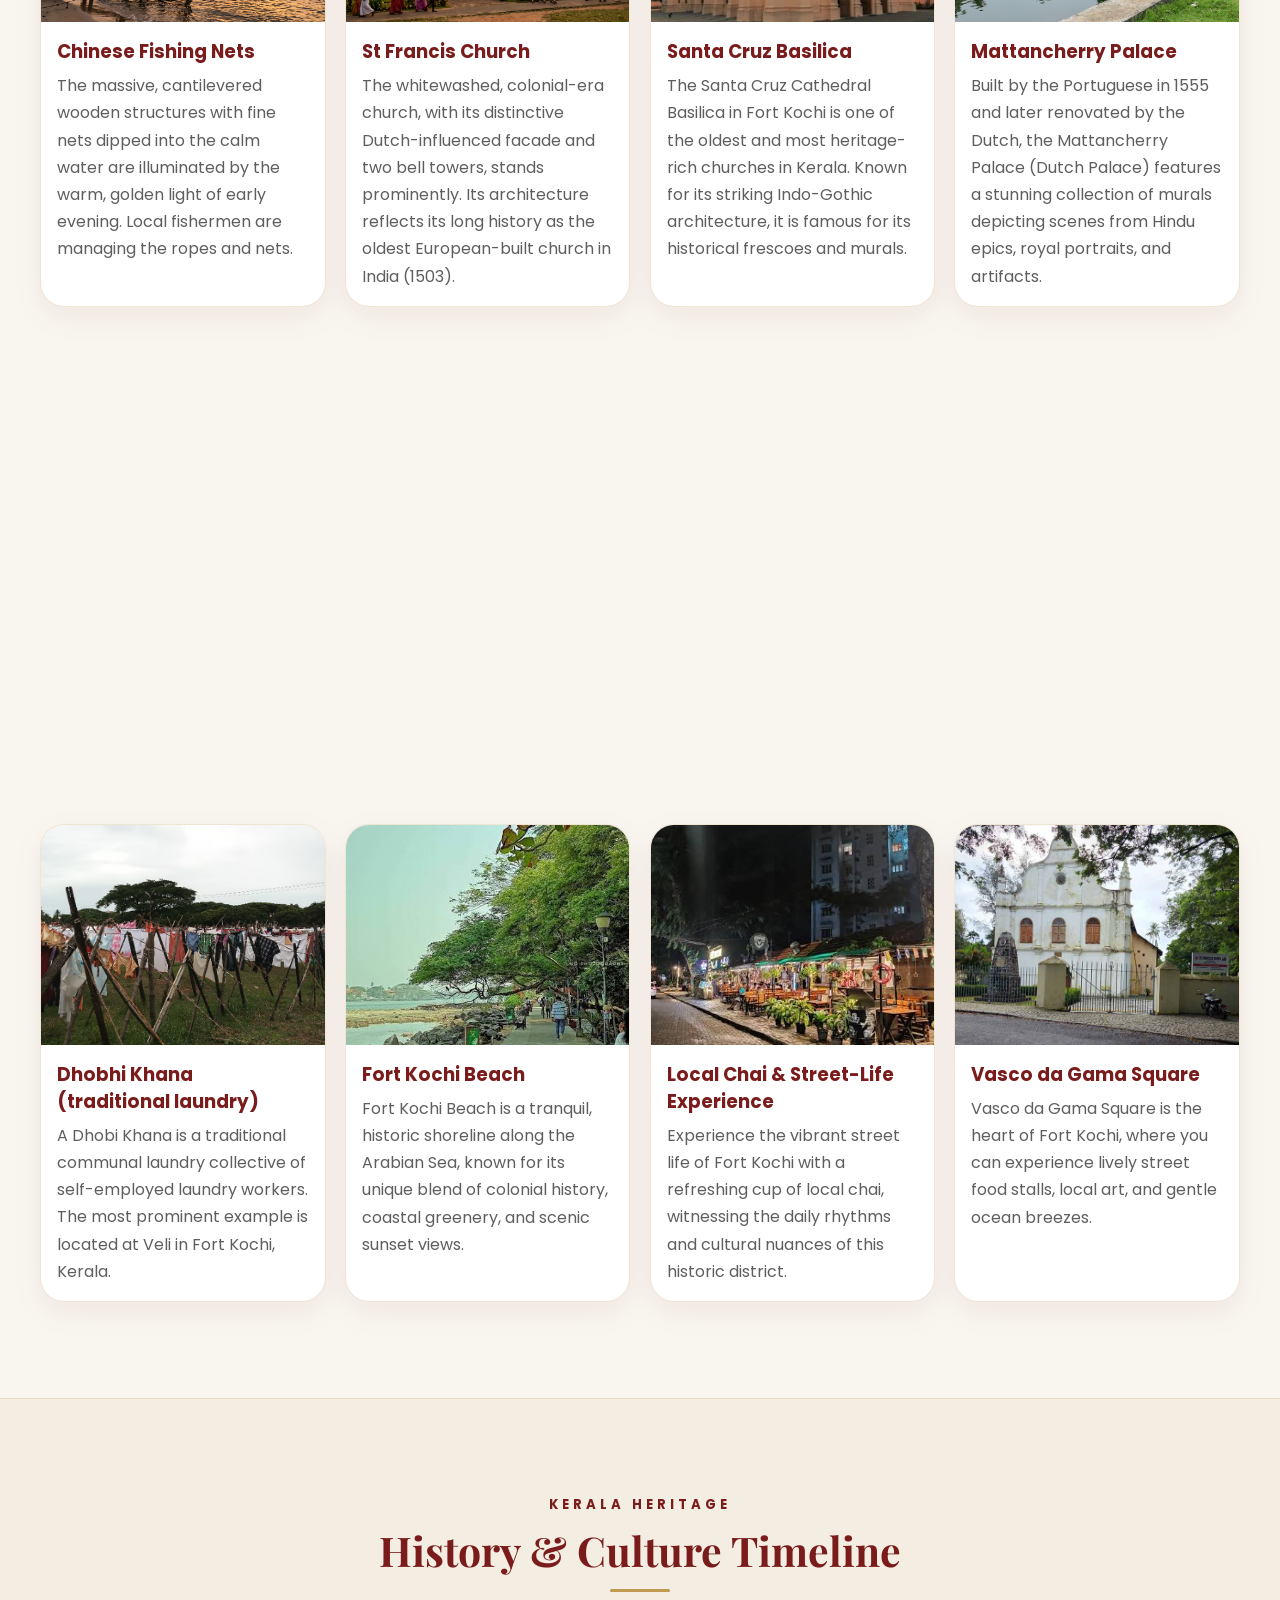
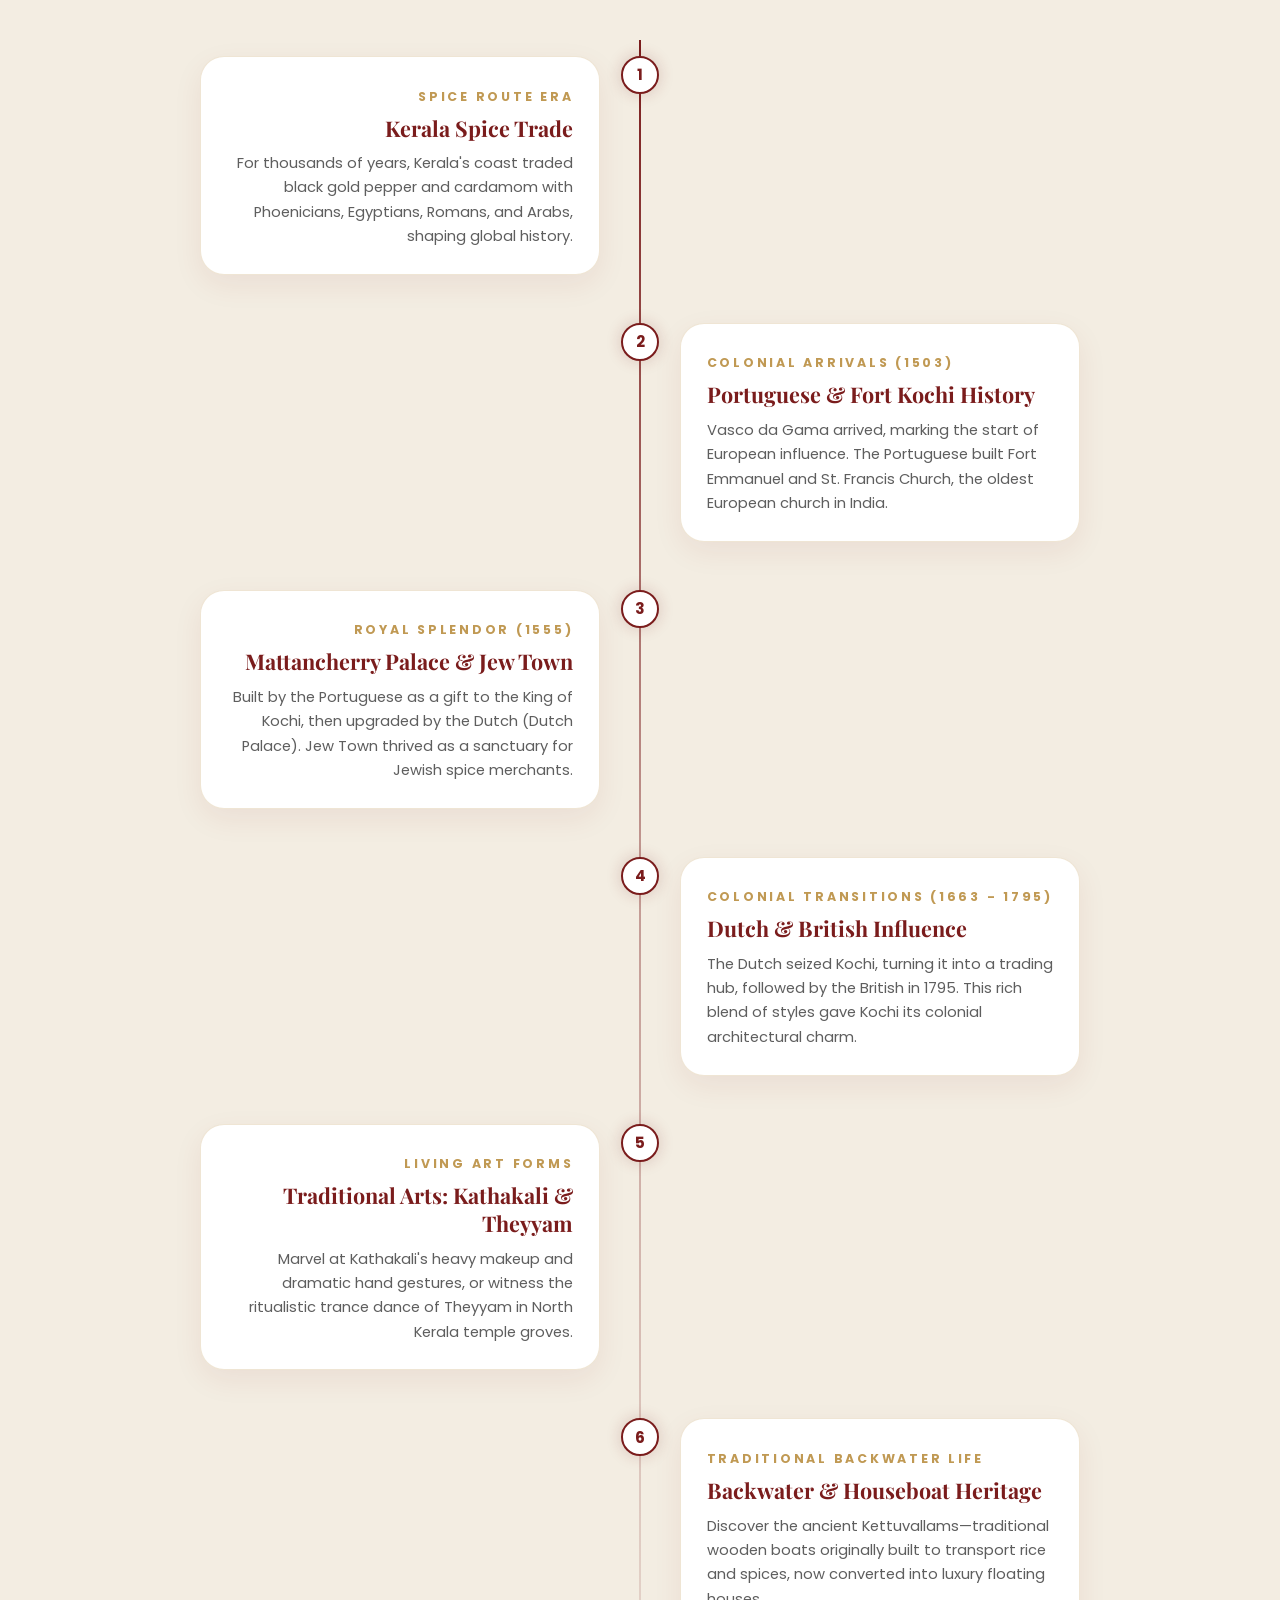
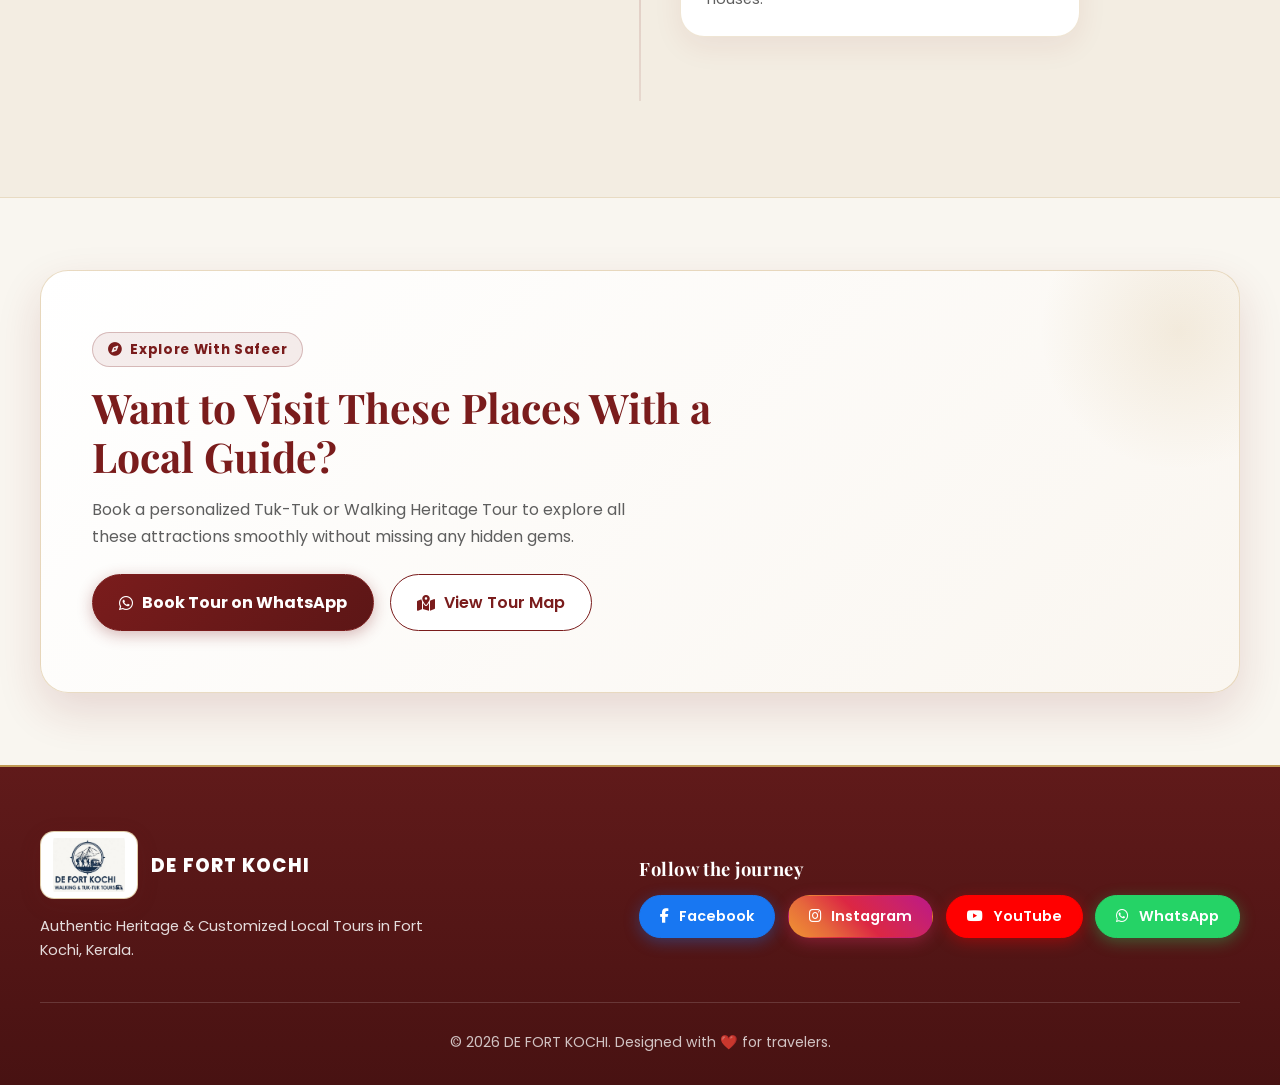
<file: places.html>
<!DOCTYPE html>
<html lang="en">

<head>
  <meta charset="UTF-8" />
  <meta name="viewport" content="width=device-width, initial-scale=1.0" />
  <meta name="description"
    content="Explore top tourist attractions, historic landmarks, and rich experiences in Fort Kochi, Kerala with DE FORT KOCHI heritage tours." />
  <meta name="theme-color" content="#000000" />
  <title>Must Visit Places & Experiences | DE FORT KOCHI</title>
  <link rel="preconnect" href="https://fonts.googleapis.com" />
  <link rel="preconnect" href="https://fonts.gstatic.com" crossorigin />
  <link
    href="https://fonts.googleapis.com/css2?family=Playfair+Display:wght@500;600;700&family=Poppins:wght@300;400;500;600;700&display=swap"
    rel="stylesheet" />
  <link rel="stylesheet" href="https://cdnjs.cloudflare.com/ajax/libs/font-awesome/6.4.0/css/all.min.css" />
  <link rel="stylesheet" href="style.css" />
</head>

<body>
  <!-- Loading screen -->
  <div class="loading-screen" aria-hidden="true">
    <div class="loading-card">
      <div class="loading-ring"></div>
      <p>Preparing your journey</p>
    </div>
  </div>

  <!-- Scroll progress -->
  <div class="progress-bar" aria-hidden="true"></div>

  <!-- Custom cursor -->
  <div class="cursor-dot" aria-hidden="true"></div>
  <div class="cursor-ring" aria-hidden="true"></div>

  <!-- Back to top -->
  <button class="back-to-top" aria-label="Back to top">↑</button>

  <!-- Header -->
  <header class="site-header">
    <div class="container nav-shell">
      <a href="index.html" class="brand" aria-label="DE FORT KOCHI home">
        <img src="assets/logo.png" alt="DE FORT KOCHI logo" />
        <span>DE FORT KOCHI</span>
      </a>

      <button class="menu-toggle" aria-label="Toggle navigation" aria-expanded="false">
        <span></span>
        <span></span>
        <span></span>
      </button>

      <nav class="nav-links" aria-label="Main navigation">
        <a href="index.html">Home</a>
        <a href="about.html">About</a>
        <a href="places.html" class="active">Places</a>
        <a href="gallery.html">Gallery</a>
        <a href="reviews.html">Reviews</a>
        <a href="contact.html">Contact</a>
        <a href="https://wa.me/917558807741" class="btn btn-small" target="_blank" rel="noreferrer">Book Now</a>
      </nav>
    </div>
  </header>

  <!-- Subpage Header Banner -->
  <section class="page-header-banner places-banner">
    <div class="container">
      <div class="breadcrumb">
        <a href="index.html">Home</a>
        <span class="separator">/</span>
        <span>Places & Experiences</span>
      </div>
      <h1>Must Visit Places in Fort Kochi</h1>
      <p>Where history, color, colonial architecture, and centuries of maritime culture meet.</p>
    </div>
  </section>

  <main id="places-page">
    <!-- Top Experiences in Kochi Section -->
    <section class="experiences-section section section-alt" id="experiences">
      <div class="container experiences-container">
        <div class="section-header reveal">
          <p class="section-label">Discover</p>
          <h2 class="section-title">Top Experiences in Kochi</h2>
          <div class="divider"></div>
        </div>

        <div class="experiences-grid">
          <!-- Item 1 -->
          <div class="exp-card reveal reveal-up">
            <div class="exp-img-wrapper">
              <img src="assets/images/chinese_fishing_nets.png" alt="Chinese Fishing Nets" loading="lazy">
            </div>
            <div class="exp-info">
              <h3>Chinese Fishing Nets</h3>
              <p>Witness the iconic fishing nets that define Kochi's waterfront.</p>
            </div>
          </div>
          <!-- Item 2 -->
          <div class="exp-card reveal reveal-up">
            <div class="exp-img-wrapper">
              <img src="assets/images/fort_kochi_walk.png" alt="Fort Kochi Walk" loading="lazy">
            </div>
            <div class="exp-info">
              <h3>Fort Kochi Walk</h3>
              <p>Stroll through colonial streets filled with charm and stories.</p>
            </div>
          </div>
          <!-- Item 3 -->
          <div class="exp-card reveal reveal-up">
            <div class="exp-img-wrapper">
              <img src="assets/images/leaning_cross_church.png" alt="Leaning Cross Church" loading="lazy">
            </div>
            <div class="exp-info">
              <h3>Leaning Cross Church</h3>
              <p>This is one of the most significant events in Kerala's Christian history.</p>
            </div>
          </div>
          <!-- Item 4 -->
          <div class="exp-card reveal reveal-up">
            <div class="exp-img-wrapper">
              <img src="assets/images/backwater_cruises.png" alt="Backwater Cruises" loading="lazy">
            </div>
            <div class="exp-info">
              <h3>Backwater Cruises</h3>
              <p>Sail through serene backwaters and lush greenery.</p>
            </div>
          </div>
          <!-- Item 5 -->
          <div class="exp-card reveal reveal-up">
            <div class="exp-img-wrapper">
              <img src="assets/images/kathakali.png" alt="Cultural Performances" loading="lazy">
            </div>
            <div class="exp-info">
              <h3>Cultural Performances</h3>
              <p>Experience traditional art, dance and vibrant festivals.</p>
            </div>
          </div>
        </div>
      </div>
    </section>

    <!-- Places section -->
    <section id="places" class="section">
      <div class="container">
        <div class="section-heading reveal">
          <p class="section-label">Must Visit Places</p>
          <h2>Explore Historic Fort Kochi Attractions</h2>
        </div>

        <div class="places-grid">
          <article class="place-card reveal reveal-up">
            <img src="assets/Chinees_Net.jpg?auto=format&fit=crop&w=800&q=80" alt="Chinese Fishing Nets"
              loading="lazy" />
            <div class="place-content">
              <h3>Chinese Fishing Nets</h3>
              <p>The massive, cantilevered wooden structures with fine nets dipped into the calm water are illuminated
                by the warm, golden light of early evening. Local fishermen are managing the ropes and nets.</p>
            </div>
          </article>
          <article class="place-card reveal reveal-up">
            <img src="assets/Francis_Church.jpg?auto=format&fit=crop&w=800&q=80" alt="St Francis Church"
              loading="lazy" />
            <div class="place-content">
              <h3>St Francis Church</h3>
              <p>The whitewashed, colonial-era church, with its distinctive Dutch-influenced facade and two bell towers,
                stands prominently. Its architecture reflects its long history as the oldest European-built church in India (1503).</p>
            </div>
          </article>
          <article class="place-card reveal reveal-up">
            <img src="assets/Santa_Cruz.jpg?auto=format&fit=crop&w=800&q=80" alt="Santa Cruz Basilica" loading="lazy" />
            <div class="place-content">
              <h3>Santa Cruz Basilica</h3>
              <p>The Santa Cruz Cathedral Basilica in Fort Kochi is one of the oldest and most heritage-rich churches in
                Kerala. Known for its striking Indo-Gothic architecture, it is famous for its historical frescoes and murals.</p>
            </div>
          </article>
          <article class="place-card reveal reveal-up">
            <img src="assets/Mattancherry_Palace.jpg?auto=format&fit=crop&w=800&q=80" alt="Mattancherry Palace"
              loading="lazy" />
            <div class="place-content">
              <h3>Mattancherry Palace</h3>
              <p>Built by the Portuguese in 1555 and later renovated by the Dutch, the Mattancherry Palace (Dutch Palace)
                features a stunning collection of murals depicting scenes from Hindu epics, royal portraits, and artifacts.</p>
            </div>
          </article>
          <article class="place-card reveal reveal-up">
            <img src="assets/Jew_Town.jpg?auto=format&fit=crop&w=800&q=80" alt="Jew Town" loading="lazy" />
            <div class="place-content">
              <h3>Jew Town</h3>
              <p>A bustling narrow street in Mattancherry, known for its antique shops, spice markets, and historical
                buildings, including the Paradesi Synagogue with its distinct clock tower.</p>
            </div>
          </article>
          <article class="place-card reveal reveal-up">
            <img src="assets/Paradesi_Synagogue.jpg?auto=format&fit=crop&w=800&q=80" alt="Paradesi Synagogue"
              loading="lazy" />
            <div class="place-content">
              <h3>Paradesi Synagogue</h3>
              <p>The Paradesi Synagogue in Jew Town is the oldest active synagogue in the Commonwealth of Nations. Renowned
                for hand-painted Chinese porcelain tiles and Belgian chandeliers.</p>
            </div>
          </article>
          <article class="place-card reveal reveal-up">
            <img src="assets/Dutch_Cemetery.jpg?auto=format&fit=crop&w=800&q=80" alt="Dutch Cemetery" loading="lazy" />
            <div class="place-content">
              <h3>Dutch Cemetery</h3>
              <p>The Dutch Cemetery in Fort Kochi, established in 1724, is one of the oldest European cemeteries in
                India, serving as a historical record of Dutch and European traders.</p>
            </div>
          </article>
          <article class="place-card reveal reveal-up">
            <img src="assets/Spice_Market.jpg?auto=format&fit=crop&w=800&q=80" alt="Spice Market" loading="lazy" />
            <div class="place-content">
              <h3>Spice Market</h3>
              <p>The Mattancherry Spice Market is a vibrant and aromatic hub of global commerce and heritage, trading black
                pepper, cardamom, cinnamon, cloves, and ginger for centuries.</p>
            </div>
          </article>
          <article class="place-card reveal reveal-up">
            <img src="assets/Dhobi_Khana.jpg?auto=format&fit=crop&w=800&q=80" alt="Dhobi Khana" loading="lazy" />
            <div class="place-content">
              <h3>Dhobhi Khana (traditional laundry)</h3>
              <p>A Dhobi Khana is a traditional communal laundry collective of self-employed laundry workers. The most
                prominent example is located at Veli in Fort Kochi, Kerala.</p>
            </div>
          </article>
          <article class="place-card reveal reveal-up">
            <img src="assets/Fort_Kochi_Beach.jpg?auto=format&fit=crop&w=800&q=80" alt="Fort Kochi Beach"
              loading="lazy" />
            <div class="place-content">
              <h3>Fort Kochi Beach</h3>
              <p>Fort Kochi Beach is a tranquil, historic shoreline along the Arabian Sea, known for its unique blend of
                colonial history, coastal greenery, and scenic sunset views.</p>
            </div>
          </article>
          <article class="place-card reveal reveal-up">
            <img src="assets/Chai.jpg?auto=format&fit=crop&w=800&q=80" alt="Local chai and street-life experience"
              loading="lazy" />
            <div class="place-content">
              <h3>Local Chai & Street-Life Experience</h3>
              <p>Experience the vibrant street life of Fort Kochi with a refreshing cup of local chai, witnessing the
                daily rhythms and cultural nuances of this historic district.</p>
            </div>
          </article>
          <article class="place-card reveal reveal-up">
            <img src="assets/Vasco_Gama_ Square.jpg?auto=format&fit=crop&w=800&q=80" alt="Vasco da Gama Square"
              loading="lazy" />
            <div class="place-content">
              <h3>Vasco da Gama Square</h3>
              <p>Vasco da Gama Square is the heart of Fort Kochi, where you can experience lively street food stalls,
                local art, and gentle ocean breezes.</p>
            </div>
          </article>
        </div>
      </div>
    </section>

    <!-- History & Culture Timeline Section -->
    <section class="timeline-section section section-alt" id="timeline">
      <div class="container">
        <div class="section-header reveal">
          <span class="section-subtitle">Kerala Heritage</span>
          <h2 class="section-title">History & Culture Timeline</h2>
          <div class="divider"></div>
        </div>

        <div class="timeline-container">
          <!-- Milestone 1 -->
          <div class="timeline-item reveal reveal-left">
            <div class="timeline-marker">1</div>
            <div class="timeline-content">
              <span class="timeline-date">Spice Route Era</span>
              <h3>Kerala Spice Trade</h3>
              <p>For thousands of years, Kerala's coast traded black gold pepper and cardamom with Phoenicians, Egyptians,
                Romans, and Arabs, shaping global history.</p>
            </div>
          </div>

          <!-- Milestone 2 -->
          <div class="timeline-item reveal reveal-right">
            <div class="timeline-marker">2</div>
            <div class="timeline-content">
              <span class="timeline-date">Colonial Arrivals (1503)</span>
              <h3>Portuguese & Fort Kochi History</h3>
              <p>Vasco da Gama arrived, marking the start of European influence. The Portuguese built Fort Emmanuel and St.
                Francis Church, the oldest European church in India.</p>
            </div>
          </div>

          <!-- Milestone 3 -->
          <div class="timeline-item reveal reveal-left">
            <div class="timeline-marker">3</div>
            <div class="timeline-content">
              <span class="timeline-date">Royal Splendor (1555)</span>
              <h3>Mattancherry Palace & Jew Town</h3>
              <p>Built by the Portuguese as a gift to the King of Kochi, then upgraded by the Dutch (Dutch Palace). Jew Town
                thrived as a sanctuary for Jewish spice merchants.</p>
            </div>
          </div>

          <!-- Milestone 4 -->
          <div class="timeline-item reveal reveal-right">
            <div class="timeline-marker">4</div>
            <div class="timeline-content">
              <span class="timeline-date">Colonial Transitions (1663 - 1795)</span>
              <h3>Dutch & British Influence</h3>
              <p>The Dutch seized Kochi, turning it into a trading hub, followed by the British in 1795. This rich blend of
                styles gave Kochi its colonial architectural charm.</p>
            </div>
          </div>

          <!-- Milestone 5 -->
          <div class="timeline-item reveal reveal-left">
            <div class="timeline-marker">5</div>
            <div class="timeline-content">
              <span class="timeline-date">Living Art Forms</span>
              <h3>Traditional Arts: Kathakali & Theyyam</h3>
              <p>Marvel at Kathakali's heavy makeup and dramatic hand gestures, or witness the ritualistic trance dance of
                Theyyam in North Kerala temple groves.</p>
            </div>
          </div>

          <!-- Milestone 6 -->
          <div class="timeline-item reveal reveal-right">
            <div class="timeline-marker">6</div>
            <div class="timeline-content">
              <span class="timeline-date">Traditional Backwater Life</span>
              <h3>Backwater & Houseboat Heritage</h3>
              <p>Discover the ancient Kettuvallams—traditional wooden boats originally built to transport rice and spices,
                now converted into luxury floating houses.</p>
            </div>
          </div>
        </div>
      </div>
    </section>

    <!-- Booking Call to Action -->
    <section class="section booking-section">
      <div class="container">
        <div class="booking-card reveal">
          <div class="booking-content">
            <div class="booking-copy">
              <span class="booking-badge"><i class="fa-solid fa-compass"></i> Explore With Safeer</span>
              <h2 class="booking-title">Want to Visit These Places With a Local Guide?</h2>
              <p class="booking-desc">
                Book a personalized Tuk-Tuk or Walking Heritage Tour to explore all these attractions smoothly without missing any hidden gems.
              </p>
              <div class="booking-actions">
                <a href="https://wa.me/917558807741" class="btn btn-primary btn-lg" target="_blank" rel="noreferrer">
                  <i class="fa-brands fa-whatsapp"></i> Book Tour on WhatsApp
                </a>
                <a href="contact.html" class="btn btn-secondary btn-lg">
                  <i class="fa-solid fa-map-location-dot"></i> View Tour Map
                </a>
              </div>
            </div>
          </div>
        </div>
      </div>
    </section>
  </main>

  <!-- Site Footer -->
  <footer class="site-footer">
    <div class="container footer-content">
      <div class="footer-brand-block">
        <div class="brand footer-brand">
          <img src="assets/logo.png" alt="DE FORT KOCHI logo" />
          <span>DE FORT KOCHI</span>
        </div>
        <p class="footer-tagline">Authentic Heritage & Customized Local Tours in Fort Kochi, Kerala.</p>
      </div>

      <div class="footer-social-block">
        <h4 class="footer-social-heading">Follow the journey</h4>
        <div class="social-icon-badges">
          <a href="https://facebook.com" target="_blank" rel="noreferrer" class="social-badge facebook"
            aria-label="Facebook">
            <i class="fa-brands fa-facebook-f"></i>
            <span>Facebook</span>
          </a>
          <a href="https://instagram.com" target="_blank" rel="noreferrer" class="social-badge instagram"
            aria-label="Instagram">
            <i class="fa-brands fa-instagram"></i>
            <span>Instagram</span>
          </a>
          <a href="https://youtube.com" target="_blank" rel="noreferrer" class="social-badge youtube"
            aria-label="YouTube">
            <i class="fa-brands fa-youtube"></i>
            <span>YouTube</span>
          </a>
          <a href="https://wa.me/917558807741" target="_blank" rel="noreferrer" class="social-badge whatsapp"
            aria-label="WhatsApp">
            <i class="fa-brands fa-whatsapp"></i>
            <span>WhatsApp</span>
          </a>
        </div>
      </div>
    </div>

    <div class="container footer-bottom">
      <p>© 2026 DE FORT KOCHI. Designed with ❤️ for travelers.</p>
    </div>
  </footer>

  <script src="script.js"></script>
</body>

</html>
</file>
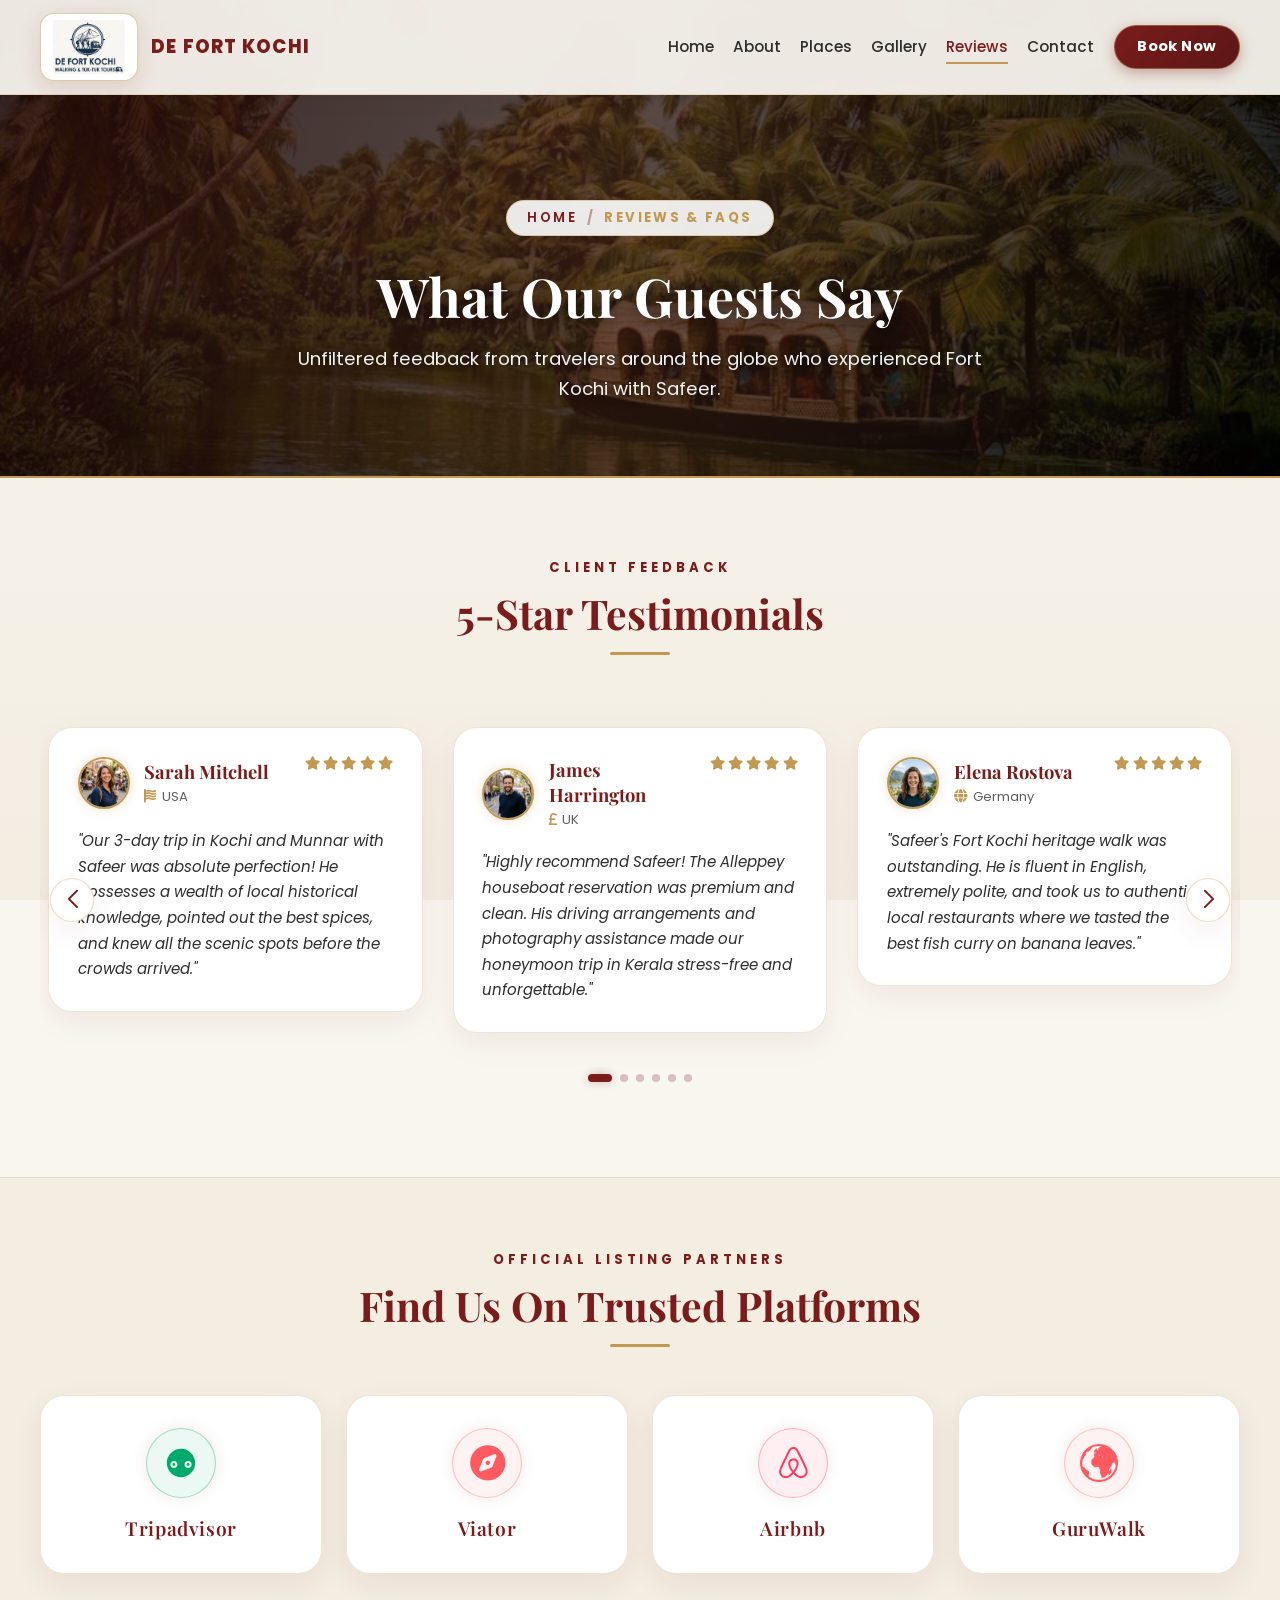
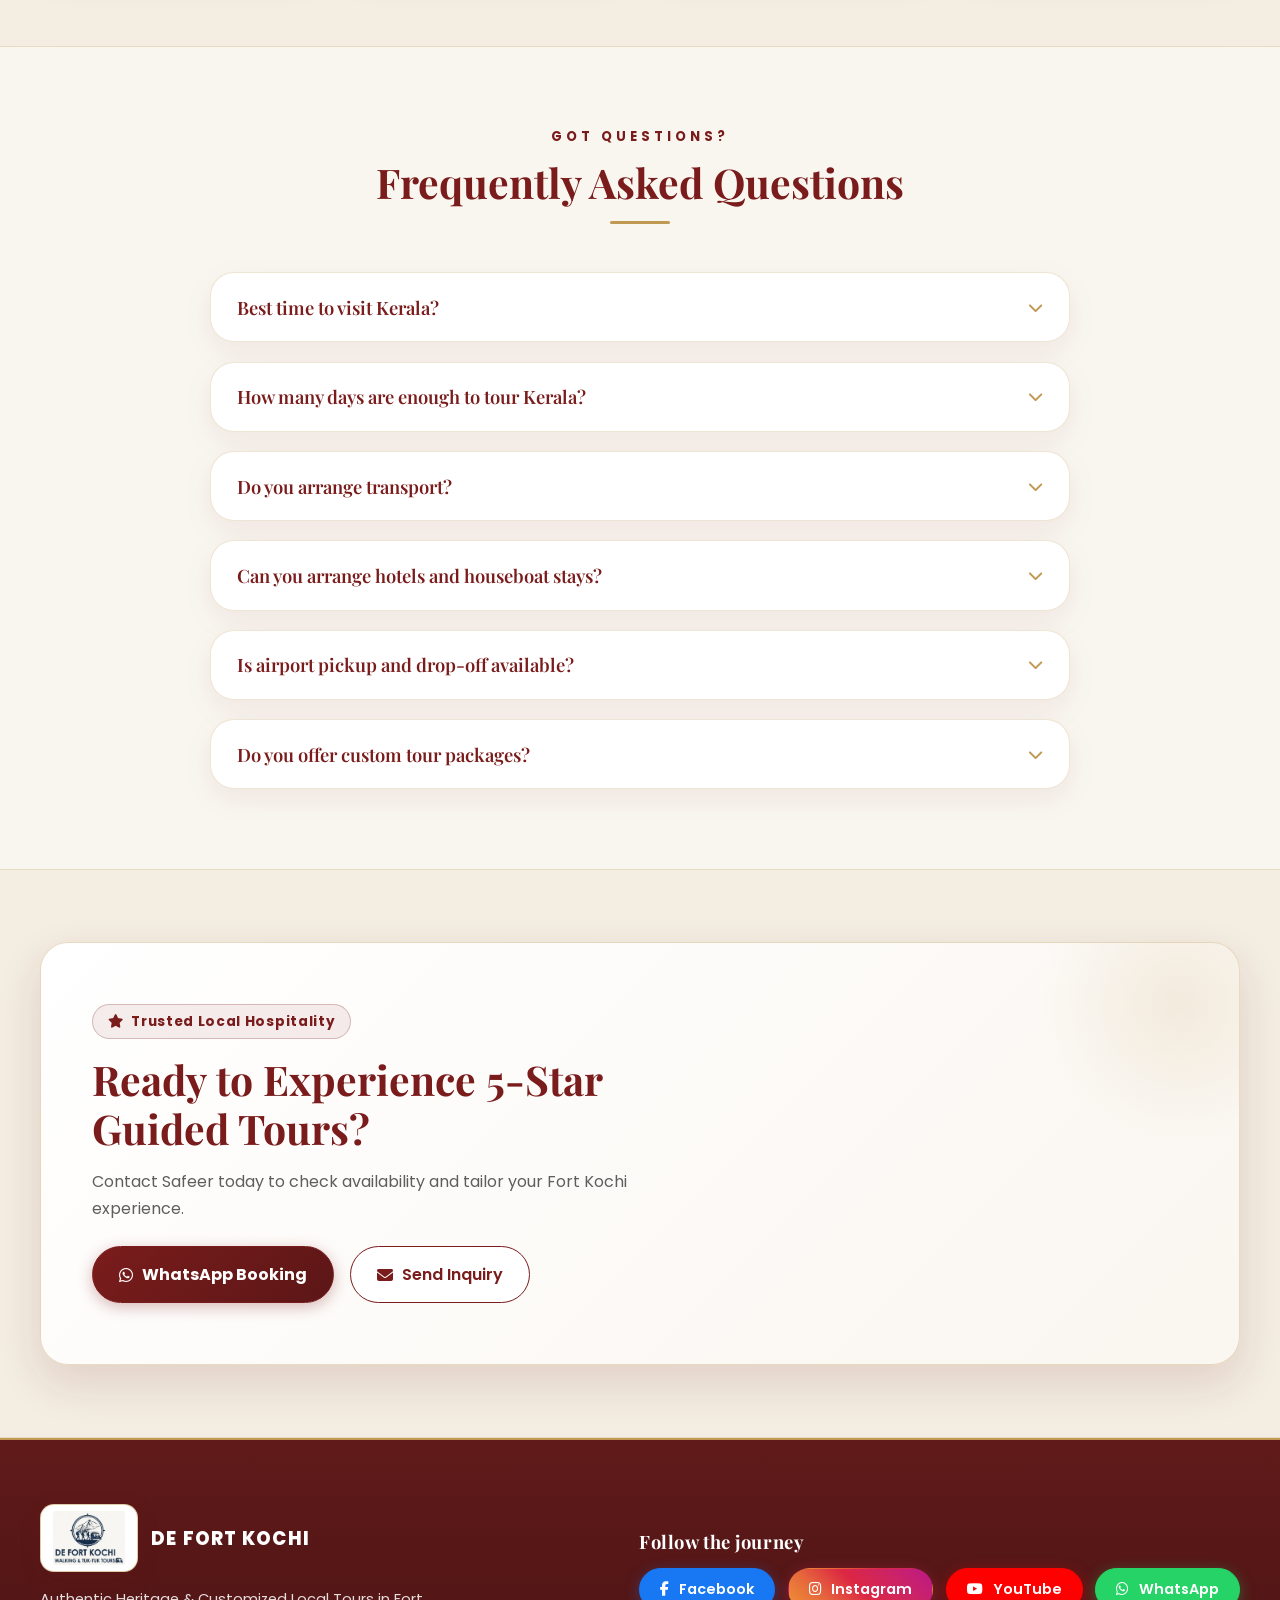
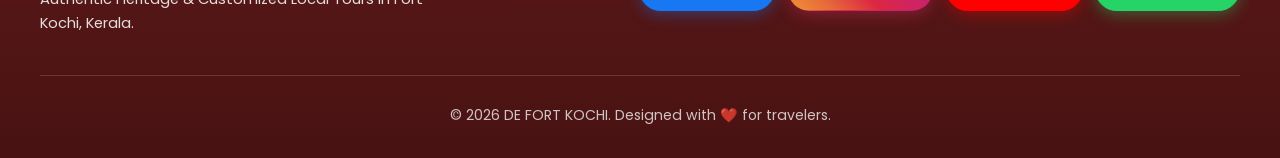
<file: reviews.html>
<!DOCTYPE html>
<html lang="en">

<head>
  <meta charset="UTF-8" />
  <meta name="viewport" content="width=device-width, initial-scale=1.0" />
  <meta name="description"
    content="Read guest reviews, testimonials, and frequently asked questions for DE FORT KOCHI heritage walking and tuk-tuk tours." />
  <meta name="theme-color" content="#000000" />
  <title>Reviews & FAQ | DE FORT KOCHI</title>
  <link rel="preconnect" href="https://fonts.googleapis.com" />
  <link rel="preconnect" href="https://fonts.gstatic.com" crossorigin />
  <link
    href="https://fonts.googleapis.com/css2?family=Playfair+Display:wght@500;600;700&family=Poppins:wght@300;400;500;600;700&display=swap"
    rel="stylesheet" />
  <link rel="stylesheet" href="https://cdnjs.cloudflare.com/ajax/libs/font-awesome/6.4.0/css/all.min.css" />
  <link rel="stylesheet" href="https://cdn.jsdelivr.net/npm/swiper@10/swiper-bundle.min.css" />
  <link rel="stylesheet" href="style.css" />
</head>

<body>
  <!-- Loading screen -->
  <div class="loading-screen" aria-hidden="true">
    <div class="loading-card">
      <div class="loading-ring"></div>
      <p>Preparing your journey</p>
    </div>
  </div>

  <!-- Scroll progress -->
  <div class="progress-bar" aria-hidden="true"></div>

  <!-- Custom cursor -->
  <div class="cursor-dot" aria-hidden="true"></div>
  <div class="cursor-ring" aria-hidden="true"></div>

  <!-- Back to top -->
  <button class="back-to-top" aria-label="Back to top">↑</button>

  <!-- Header -->
  <header class="site-header">
    <div class="container nav-shell">
      <a href="index.html" class="brand" aria-label="DE FORT KOCHI home">
        <img src="assets/logo.png" alt="DE FORT KOCHI logo" />
        <span>DE FORT KOCHI</span>
      </a>

      <button class="menu-toggle" aria-label="Toggle navigation" aria-expanded="false">
        <span></span>
        <span></span>
        <span></span>
      </button>

      <nav class="nav-links" aria-label="Main navigation">
        <a href="index.html">Home</a>
        <a href="about.html">About</a>
        <a href="places.html">Places</a>
        <a href="gallery.html">Gallery</a>
        <a href="reviews.html" class="active">Reviews</a>
        <a href="contact.html">Contact</a>
        <a href="https://wa.me/917558807741" class="btn btn-small" target="_blank" rel="noreferrer">Book Now</a>
      </nav>
    </div>
  </header>

  <!-- Subpage Header Banner -->
  <section class="page-header-banner reviews-banner">
    <div class="container">
      <div class="breadcrumb">
        <a href="index.html">Home</a>
        <span class="separator">/</span>
        <span>Reviews & FAQs</span>
      </div>
      <h1>What Our Guests Say</h1>
      <p>Unfiltered feedback from travelers around the globe who experienced Fort Kochi with Safeer.</p>
    </div>
  </section>

  <main id="reviews-page">
    <!-- Google Reviews Section -->
    <section id="reviews" class="reviews-section section">
      <div class="container">
        <div class="section-header reveal">
          <span class="section-subtitle">Client Feedback</span>
          <h2 class="section-title">5-Star Testimonials</h2>
          <div class="divider"></div>
        </div>

        <!-- Swiper Slider -->
        <div class="swiper reviews-slider reveal">
          <div class="swiper-wrapper">
            <!-- Review 1 -->
            <div class="swiper-slide">
              <div class="review-card">
                <div class="review-header">
                  <div class="guest-profile">
                    <img src="assets/images/sarah_mitchell.png" alt="Sarah Mitchell" class="guest-photo" />
                    <div class="guest-info">
                      <h4>Sarah Mitchell</h4>
                      <span class="guest-country"><i class="fa-solid fa-flag-usa"></i> USA</span>
                    </div>
                  </div>
                  <div class="stars">
                    <i class="fa-solid fa-star"></i>
                    <i class="fa-solid fa-star"></i>
                    <i class="fa-solid fa-star"></i>
                    <i class="fa-solid fa-star"></i>
                    <i class="fa-solid fa-star"></i>
                  </div>
                </div>
                <p class="review-text">
                  "Our 3-day trip in Kochi and Munnar with Safeer was absolute perfection! He possesses a wealth of local
                  historical knowledge, pointed out the best spices, and knew all the scenic spots before the crowds arrived."
                </p>
              </div>
            </div>

            <!-- Review 2 -->
            <div class="swiper-slide">
              <div class="review-card">
                <div class="review-header">
                  <div class="guest-profile">
                    <img src="assets/images/james_harrington.png" alt="James Harrington" class="guest-photo" />
                    <div class="guest-info">
                      <h4>James Harrington</h4>
                      <span class="guest-country"><i class="fa-solid fa-sterling-sign"></i> UK</span>
                    </div>
                  </div>
                  <div class="stars">
                    <i class="fa-solid fa-star"></i>
                    <i class="fa-solid fa-star"></i>
                    <i class="fa-solid fa-star"></i>
                    <i class="fa-solid fa-star"></i>
                    <i class="fa-solid fa-star"></i>
                  </div>
                </div>
                <p class="review-text">
                  "Highly recommend Safeer! The Alleppey houseboat reservation was premium and clean. His driving arrangements
                  and photography assistance made our honeymoon trip in Kerala stress-free and unforgettable."
                </p>
              </div>
            </div>

            <!-- Review 3 -->
            <div class="swiper-slide">
              <div class="review-card">
                <div class="review-header">
                  <div class="guest-profile">
                    <img src="assets/images/elena_rostova.png" alt="Elena Rostova" class="guest-photo" />
                    <div class="guest-info">
                      <h4>Elena Rostova</h4>
                      <span class="guest-country"><i class="fa-solid fa-globe"></i> Germany</span>
                    </div>
                  </div>
                  <div class="stars">
                    <i class="fa-solid fa-star"></i>
                    <i class="fa-solid fa-star"></i>
                    <i class="fa-solid fa-star"></i>
                    <i class="fa-solid fa-star"></i>
                    <i class="fa-solid fa-star"></i>
                  </div>
                </div>
                <p class="review-text">
                  "Safeer's Fort Kochi heritage walk was outstanding. He is fluent in English, extremely polite, and took us to
                  authentic local restaurants where we tasted the best fish curry on banana leaves."
                </p>
              </div>
            </div>

            <!-- Review 4 -->
            <div class="swiper-slide">
              <div class="review-card">
                <div class="review-header">
                  <div class="guest-profile">
                    <img src="assets/images/hiroshi_tanaka.png" alt="Hiroshi Tanaka" class="guest-photo" />
                    <div class="guest-info">
                      <h4>Hiroshi Tanaka</h4>
                      <span class="guest-country"><i class="fa-solid fa-globe"></i> Japan</span>
                    </div>
                  </div>
                  <div class="stars">
                    <i class="fa-solid fa-star"></i>
                    <i class="fa-solid fa-star"></i>
                    <i class="fa-solid fa-star"></i>
                    <i class="fa-solid fa-star"></i>
                    <i class="fa-solid fa-star"></i>
                  </div>
                </div>
                <p class="review-text">
                  "A very professional guide who respects culture and timing. The custom wildlife tour to Thekkady was structured
                  perfectly. Safe driving, great hotels, and clean restaurants were selected."
                </p>
              </div>
            </div>

            <!-- Review 5 -->
            <div class="swiper-slide">
              <div class="review-card">
                <div class="review-header">
                  <div class="guest-profile">
                    <img src="assets/images/claire_dubois.png" alt="Claire Dubois" class="guest-photo" />
                    <div class="guest-info">
                      <h4>Claire Dubois</h4>
                      <span class="guest-country"><i class="fa-solid fa-globe"></i> France</span>
                    </div>
                  </div>
                  <div class="stars">
                    <i class="fa-solid fa-star"></i>
                    <i class="fa-solid fa-star"></i>
                    <i class="fa-solid fa-star"></i>
                    <i class="fa-solid fa-star"></i>
                    <i class="fa-solid fa-star"></i>
                  </div>
                </div>
                <p class="review-text">
                  "Safeer made me feel extremely safe as a solo female traveler. He explained the historic Portuguese and Dutch
                  monuments and helped me bargain in Jew Town. Absolutely brilliant!"
                </p>
              </div>
            </div>

            <!-- Review 6 -->
            <div class="swiper-slide">
              <div class="review-card">
                <div class="review-header">
                  <div class="guest-profile">
                    <img src="assets/images/rahul_sharma.png" alt="Rahul Sharma" class="guest-photo" />
                    <div class="guest-info">
                      <h4>Rahul Sharma</h4>
                      <span class="guest-country"><i class="fa-solid fa-flag"></i> India</span>
                    </div>
                  </div>
                  <div class="stars">
                    <i class="fa-solid fa-star"></i>
                    <i class="fa-solid fa-star"></i>
                    <i class="fa-solid fa-star"></i>
                    <i class="fa-solid fa-star"></i>
                    <i class="fa-solid fa-star"></i>
                  </div>
                </div>
                <p class="review-text">
                  "Even as an Indian tourist, I found Safeer's insights into Fort Kochi's secret history fascinating. His tour
                  is highly structured, very honest pricing, and he goes out of his way to help."
                </p>
              </div>
            </div>
          </div>
          <!-- Pagination & Navigation -->
          <div class="swiper-pagination"></div>
          <div class="swiper-button-next"></div>
          <div class="swiper-button-prev"></div>
        </div>
      </div>
    </section>

    <!-- Partners / Trusted Platforms -->
    <section class="section partners-section section-alt">
      <div class="container">
        <div class="section-header reveal">
          <span class="section-subtitle">Official Listing Partners</span>
          <h2 class="section-title">Find Us On Trusted Platforms</h2>
          <div class="divider"></div>
        </div>

        <div class="partners-grid reveal">
          <div class="partner-card">
            <div class="partner-icon-wrapper tripadvisor">
              <svg viewBox="0 0 24 24" width="34" height="34" fill="currentColor">
                <path
                  d="M12 2C6.48 2 2 6.48 2 12s4.48 10 10 10 10-4.48 10-10S17.52 2 12 2zm-5 13.5c-1.38 0-2.5-1.12-2.5-2.5s1.12-2.5 2.5-2.5 2.5 1.12 2.5 2.5-1.12 2.5-2.5 2.5zm0-3.5c-.55 0-1 .45-1 1s.45 1 1 1 1-.45 1-1-.45-1-1-1zm10 3.5c-1.38 0-2.5-1.12-2.5-2.5s1.12-2.5 2.5-2.5 2.5 1.12 2.5 2.5-1.12 2.5-2.5 2.5zm0-3.5c-.55 0-1 .45-1 1s.45 1 1 1 1-.45 1-1-.45-1-1-1z" />
              </svg>
            </div>
            <span class="partner-name">Tripadvisor</span>
          </div>

          <div class="partner-card">
            <div class="partner-icon-wrapper viator">
              <i class="fa-solid fa-compass"></i>
            </div>
            <span class="partner-name">Viator</span>
          </div>

          <div class="partner-card">
            <div class="partner-icon-wrapper airbnb">
              <i class="fa-brands fa-airbnb"></i>
            </div>
            <span class="partner-name">Airbnb</span>
          </div>

          <a href="https://www.guruwalk.com/walks/62005-free-walking-tour-fort-kochi-jew-town-history-heritage-local-life" target="_blank" rel="noreferrer" class="partner-card">
            <div class="partner-icon-wrapper guruwalk">
              <img src="assets/guruwalk-icon.png" alt="GuruWalk" />
            </div>
            <span class="partner-name">GuruWalk</span>
          </a>
        </div>
      </div>
    </section>

    <!-- FAQ Section -->
    <section id="faq" class="faq-section section">
      <div class="container">
        <div class="section-header reveal">
          <span class="section-subtitle">Got Questions?</span>
          <h2 class="section-title">Frequently Asked Questions</h2>
          <div class="divider"></div>
        </div>

        <div class="faq-accordion reveal">
          <!-- Accordion 1 -->
          <div class="accordion-item">
            <button class="accordion-header">
              <span>Best time to visit Kerala?</span>
              <i class="fa-solid fa-chevron-down"></i>
            </button>
            <div class="accordion-body">
              <p>The best time to visit Kerala is from September to March when the weather is pleasant, cool, and dry.
                This is ideal for exploring tea hills in Munnar and cruising backwaters. If you love lush monsoon greenery
                and Ayurvedic treatments, June to August is also a spectacular season.</p>
            </div>
          </div>

          <!-- Accordion 2 -->
          <div class="accordion-item">
            <button class="accordion-header">
              <span>How many days are enough to tour Kerala?</span>
              <i class="fa-solid fa-chevron-down"></i>
            </button>
            <div class="accordion-body">
              <p>For a basic tour covering Fort Kochi, Munnar tea hills, and Alleppey backwaters, 4 to 5 days are
                sufficient. If you want to explore the beaches of Varkala, wildlife in Thekkady, or the hills of Wayanad,
                a 7 to 10-day itinerary is recommended.</p>
            </div>
          </div>

          <!-- Accordion 3 -->
          <div class="accordion-item">
            <button class="accordion-header">
              <span>Do you arrange transport?</span>
              <i class="fa-solid fa-chevron-down"></i>
            </button>
            <div class="accordion-body">
              <p>Yes. I can arrange comfortable, clean, air-conditioned sedans, SUVs, or luxury traveler coaches with
                professional certified drivers for all travel routes across Kerala.</p>
            </div>
          </div>

          <!-- Accordion 4 -->
          <div class="accordion-item">
            <button class="accordion-header">
              <span>Can you arrange hotels and houseboat stays?</span>
              <i class="fa-solid fa-chevron-down"></i>
            </button>
            <div class="accordion-body">
              <p>Absolutely. I partner with premium hotels, eco-resorts, and verified luxury houseboat operators to secure
                the best rates and premium rooms for your journey.</p>
            </div>
          </div>

          <!-- Accordion 5 -->
          <div class="accordion-item">
            <button class="accordion-header">
              <span>Is airport pickup and drop-off available?</span>
              <i class="fa-solid fa-chevron-down"></i>
            </button>
            <div class="accordion-body">
              <p>Yes. We provide prompt pickup and drop-off services at Cochin International Airport (COK) or Trivandrum
                International Airport (TRV).</p>
            </div>
          </div>

          <!-- Accordion 6 -->
          <div class="accordion-item">
            <button class="accordion-header">
              <span>Do you offer custom tour packages?</span>
              <i class="fa-solid fa-chevron-down"></i>
            </button>
            <div class="accordion-body">
              <p>Yes, custom tailoring is my specialty. You specify your interests (food, culture, history, adventure, or
                wellness) and duration, and I will draft a personalized itinerary for you.</p>
            </div>
          </div>
        </div>
      </div>
    </section>

    <!-- Booking Call to Action -->
    <section class="section booking-section section-alt">
      <div class="container">
        <div class="booking-card reveal">
          <div class="booking-content">
            <div class="booking-copy">
              <span class="booking-badge"><i class="fa-solid fa-star"></i> Trusted Local Hospitality</span>
              <h2 class="booking-title">Ready to Experience 5-Star Guided Tours?</h2>
              <p class="booking-desc">
                Contact Safeer today to check availability and tailor your Fort Kochi experience.
              </p>
              <div class="booking-actions">
                <a href="https://wa.me/917558807741" class="btn btn-primary btn-lg" target="_blank" rel="noreferrer">
                  <i class="fa-brands fa-whatsapp"></i> WhatsApp Booking
                </a>
                <a href="contact.html" class="btn btn-secondary btn-lg">
                  <i class="fa-solid fa-envelope"></i> Send Inquiry
                </a>
              </div>
            </div>
          </div>
        </div>
      </div>
    </section>
  </main>

  <!-- Site Footer -->
  <footer class="site-footer">
    <div class="container footer-content">
      <div class="footer-brand-block">
        <div class="brand footer-brand">
          <img src="assets/logo.png" alt="DE FORT KOCHI logo" />
          <span>DE FORT KOCHI</span>
        </div>
        <p class="footer-tagline">Authentic Heritage & Customized Local Tours in Fort Kochi, Kerala.</p>
      </div>

      <div class="footer-social-block">
        <h4 class="footer-social-heading">Follow the journey</h4>
        <div class="social-icon-badges">
          <a href="https://facebook.com" target="_blank" rel="noreferrer" class="social-badge facebook"
            aria-label="Facebook">
            <i class="fa-brands fa-facebook-f"></i>
            <span>Facebook</span>
          </a>
          <a href="https://instagram.com" target="_blank" rel="noreferrer" class="social-badge instagram"
            aria-label="Instagram">
            <i class="fa-brands fa-instagram"></i>
            <span>Instagram</span>
          </a>
          <a href="https://youtube.com" target="_blank" rel="noreferrer" class="social-badge youtube"
            aria-label="YouTube">
            <i class="fa-brands fa-youtube"></i>
            <span>YouTube</span>
          </a>
          <a href="https://wa.me/917558807741" target="_blank" rel="noreferrer" class="social-badge whatsapp"
            aria-label="WhatsApp">
            <i class="fa-brands fa-whatsapp"></i>
            <span>WhatsApp</span>
          </a>
        </div>
      </div>
    </div>

    <div class="container footer-bottom">
      <p>© 2026 DE FORT KOCHI. Designed with ❤️ for travelers.</p>
    </div>
  </footer>

  <script src="https://cdn.jsdelivr.net/npm/swiper@10/swiper-bundle.min.js"></script>
  <script src="script.js"></script>
</body>

</html>
</file>
<file: style.css>
:root {
  --primary: #7A1C1C;
  --primary-hover: #5F1414;
  --secondary: #601A1A;
  --gold: #C09953;
  --gold-hover: #9C7736;
  --cream: #F9F6F0;
  --cream-dark: #F3EDE2;
  --white: #FFFFFF;
  --text-main: #2D2D2D;
  --text-muted: #5E5E5E;
  --text-heading: #7A1C1C;
  --shadow: 0 10px 30px rgba(122, 28, 28, 0.07);
  --shadow-hover: 0 18px 45px rgba(122, 28, 28, 0.14);
  --radius: 24px;
}

* {
  box-sizing: border-box;
  margin: 0;
  padding: 0;
}

html {
  scroll-behavior: smooth;
  background-color: #F9F6F0;
}

body {
  font-family: 'Poppins', sans-serif;
  color: var(--text-main);
  background: linear-gradient(180deg, #F9F6F0 0%, #F3EDE2 100%);
  background-color: #F9F6F0;
  background-attachment: fixed;
  overflow-x: hidden;
  cursor: none;
}

body a,
body button {
  cursor: none;
}

img {
  max-width: 100%;
  display: block;
}

a {
  color: inherit;
  text-decoration: none;
}

.container {
  width: min(1200px, calc(100% - 2rem));
  margin: 0 auto;
}

.section {
  padding: 6rem 0;
}

.section-alt {
  background: #F3EDE2;
  backdrop-filter: blur(22px);
  border-top: 1px solid rgba(192, 153, 83, 0.22);
  border-bottom: 1px solid rgba(192, 153, 83, 0.22);
}

.section-label {
  display: inline-block;
  text-transform: uppercase;
  letter-spacing: 0.36em;
  color: var(--primary);
  font-size: 0.78rem;
  font-weight: 700;
  margin-bottom: 0.85rem;
}

.section-heading {
  text-align: center;
  margin-bottom: 3rem;
}

.section-heading h2,
.about-copy h2,
.booking-card h2,
.contact-grid h2 {
  font-family: 'Playfair Display', serif;
  font-size: clamp(1.9rem, 3.2vw, 2.8rem);
  color: var(--text-heading);
  margin-bottom: 1rem;
}

.btn {
  display: inline-flex;
  align-items: center;
  justify-content: center;
  padding: 0.95rem 1.45rem;
  border-radius: 999px;
  font-weight: 700;
  border: 1px solid transparent;
  text-decoration: none;
  display: inline-flex;
  align-items: center;
  justify-content: center;
  gap: 0.5rem;
  transition: transform 0.3s ease, box-shadow 0.3s ease, background 0.3s ease, color 0.3s ease;
}

.btn:hover {
  transform: translateY(-3px);
  box-shadow: 0 12px 30px rgba(122, 28, 28, 0.3);
}

.btn-primary {
  background: linear-gradient(135deg, #7A1C1C 0%, #5C1616 100%);
  color: #FFFFFF !important;
  border: 1px solid #7A1C1C;
  box-shadow: 0 4px 15px rgba(122, 28, 28, 0.3);
}

.btn-primary:hover {
  background: linear-gradient(135deg, #962323 0%, #7A1C1C 100%);
  border-color: #962323;
  color: #FFFFFF !important;
  box-shadow: 0 8px 25px rgba(122, 28, 28, 0.45);
}

.btn-secondary {
  background: #FFFFFF;
  color: var(--primary) !important;
  border: 1.5px solid var(--primary);
  font-weight: 600;
}

.btn-secondary:hover {
  background: var(--primary);
  color: #FFFFFF !important;
}

.btn-small {
  padding: 0.65rem 1.4rem;
  background: linear-gradient(135deg, #8B1E1E 0%, #601414 100%);
  color: #FFFFFF !important;
  font-weight: 700 !important;
  font-size: 0.92rem;
  letter-spacing: 0.03em;
  border: 1px solid rgba(192, 153, 83, 0.4);
  box-shadow: 0 4px 14px rgba(122, 28, 28, 0.35);
}

.btn-small:hover {
  background: linear-gradient(135deg, #A82424 0%, #7A1C1C 100%);
  color: #FFFFFF !important;
  border-color: var(--gold);
}

.glass {
  background: rgba(255, 255, 255, 0.85);
  border: 1px solid rgba(192, 153, 83, 0.25);
  backdrop-filter: blur(22px);
  box-shadow: var(--shadow);
}

.loading-screen {
  position: fixed;
  inset: 0;
  z-index: 9999;
  display: grid;
  place-items: center;
  background: #F9F6F0;
  color: var(--primary);
  transition: opacity 0.7s ease, visibility 0.7s ease;
}

.loading-screen.hidden {
  opacity: 0;
  visibility: hidden;
  pointer-events: none !important;
  display: none !important;
}

.loading-card {
  display: grid;
  gap: 1rem;
  text-align: center;
}

.loading-ring {
  width: 52px;
  height: 52px;
  border: 3px solid rgba(122, 28, 28, 0.15);
  border-top-color: var(--primary);
  border-radius: 50%;
  animation: spin 1s linear infinite;
  margin: 0 auto;
}

.progress-bar {
  position: fixed;
  top: 0;
  left: 0;
  height: 3px;
  width: 0;
  background: linear-gradient(90deg, var(--primary), var(--gold));
  z-index: 1200;
}

.cursor-dot,
.cursor-ring {
  position: fixed;
  pointer-events: none;
  transform: translate(-50%, -50%);
  z-index: 1500;
  border-radius: 50%;
  transition: width 0.2s ease, height 0.2s ease, background 0.2s ease, opacity 0.3s ease;
  opacity: 0;
}

@media (pointer: coarse), (max-width: 992px) {
  .cursor-dot,
  .cursor-ring {
    display: none !important;
  }
}

.cursor-dot {
  width: 8px;
  height: 8px;
  background: var(--primary);
}

.cursor-ring {
  width: 36px;
  height: 36px;
  border: 1px solid rgba(122, 28, 28, 0.4);
}

.back-to-top {
  position: fixed;
  right: 1.4rem;
  bottom: 1.4rem;
  z-index: 1100;
  width: 48px;
  height: 48px;
  border: 1px solid rgba(192, 153, 83, 0.35);
  border-radius: 50%;
  background: var(--primary);
  color: var(--white);
  box-shadow: var(--shadow);
  opacity: 0;
  visibility: hidden;
  transform: translateY(20px);
  transition: all 0.3s ease;
}

.back-to-top.visible {
  opacity: 1;
  visibility: visible;
  transform: translateY(0);
}

.site-header {
  position: fixed;
  top: 0;
  left: 0;
  width: 100%;
  z-index: 1000;
  padding: 0.8rem 0;
  background: rgba(249, 246, 240, 0.94);
  backdrop-filter: blur(16px);
  border-bottom: 1px solid rgba(192, 153, 83, 0.25);
  box-shadow: 0 4px 20px rgba(0, 0, 0, 0.05);
  transition: background 0.3s ease, box-shadow 0.3s ease, padding 0.3s ease;
}

.site-header.scrolled {
  background: rgba(255, 255, 255, 0.98);
  backdrop-filter: blur(18px);
  border-bottom: 1px solid rgba(192, 153, 83, 0.3);
  box-shadow: 0 6px 25px rgba(0, 0, 0, 0.08);
  padding: 0.5rem 0;
}

.nav-shell {
  display: flex;
  align-items: center;
  justify-content: space-between;
  gap: 1rem;
  position: relative;
}

.brand {
  display: inline-flex;
  align-items: center;
  gap: 0.85rem;
  color: var(--primary);
  font-weight: 800;
  letter-spacing: 0.06em;
  font-size: 1.15rem;
  text-decoration: none;
}

.brand img {
  height: 68px;
  width: auto;
  max-width: 260px;
  object-fit: contain;
  border-radius: 14px;
  background: #FFFFFF;
  padding: 6px 12px;
  border: 1.5px solid rgba(192, 153, 83, 0.5);
  box-shadow: 0 6px 22px rgba(122, 28, 28, 0.14);
  transition: all 0.3s ease;
}

.site-header.scrolled .brand img {
  height: 56px;
  padding: 5px 10px;
}

.nav-links {
  display: flex;
  align-items: center;
  gap: 1.2rem;
  color: var(--text-main);
}

.nav-links a:not(.btn) {
  position: relative;
  font-size: 0.95rem;
  font-weight: 500;
  color: var(--text-main);
  transition: color 0.3s ease;
}

.nav-links a:not(.btn):hover,
.nav-links a:not(.btn).active {
  color: var(--primary);
}

.nav-links a:not(.btn)::after {
  content: '';
  position: absolute;
  left: 0;
  bottom: -6px;
  width: 0;
  height: 2.5px;
  background: var(--gold);
  transition: width 0.3s ease;
}

.nav-links a:not(.btn):hover::after,
.nav-links a:not(.btn).active::after {
  width: 100%;
}

.nav-links a.btn {
  color: #FFFFFF !important;
  font-weight: 700 !important;
  background: linear-gradient(135deg, #7A1C1C 0%, #5C1616 100%);
  border: 1px solid rgba(192, 153, 83, 0.5);
  box-shadow: 0 4px 14px rgba(122, 28, 28, 0.35);
  padding: 0.65rem 1.4rem;
  border-radius: 50px;
}

.nav-links a.btn:hover {
  background: linear-gradient(135deg, #962323 0%, #7A1C1C 100%);
  color: #FFFFFF !important;
  border-color: var(--gold);
  transform: translateY(-2px);
  box-shadow: 0 6px 20px rgba(122, 28, 28, 0.5);
}

.menu-toggle {
  display: none;
  flex-direction: column;
  gap: 5px;
  background: transparent;
  border: 0;
}

.menu-toggle span {
  width: 24px;
  height: 2px;
  background: var(--primary);
  transition: transform 0.3s ease;
}

.hero {
  min-height: 100vh;
  position: relative;
  display: flex;
  align-items: center;
  justify-content: center;
  padding: 7rem 0 4rem;
  background-image: url('https://images.unsplash.com/photo-1571798761182-8af2465f5f81?auto=format&fit=crop&w=1800&q=80');
  background-size: cover;
  background-position: center center;
  color: var(--text-main);
  isolation: isolate;
}

.hero::before {
  content: '';
  position: absolute;
  inset: 0;
  background: linear-gradient(135deg, rgba(249, 246, 240, 0.88) 0%, rgba(255, 255, 255, 0.82) 50%, rgba(243, 237, 226, 0.9) 100%);
  z-index: -1;
}

.hero-content {
  display: grid;
  grid-template-columns: 1.3fr 0.7fr;
  gap: 2rem;
  align-items: center;
  position: relative;
}

.eyebrow {
  font-size: clamp(0.75rem, 1.1vw, 0.85rem);
  letter-spacing: 0.12em;
  text-transform: uppercase;
  color: var(--primary);
  font-weight: 700;
  margin-bottom: 1rem;
  white-space: nowrap;
}

.hero h1 {
  font-family: 'Playfair Display', serif;
  font-size: clamp(2.45rem, 5vw, 4.5rem);
  line-height: 1.05;
  color: #1A1A1A;
  margin-bottom: 1rem;
}

.hero h1 span {
  color: var(--primary);
}

.hero-subtitle {
  font-size: clamp(1rem, 2vw, 1.2rem);
  line-height: 1.8;
  color: var(--text-muted);
  margin-bottom: 1.4rem;
  min-height: 2.2rem;
}

.hero-actions {
  display: flex;
  flex-wrap: wrap;
  gap: 1rem;
  margin-bottom: 1rem;
}

.hero-highlights {
  display: flex;
  flex-wrap: wrap;
  gap: 0.7rem;
}

.highlight-pill {
  padding: 0.55rem 0.9rem;
  border-radius: 999px;
  border: 1px solid rgba(192, 153, 83, 0.35);
  background: #FFFFFF;
  color: var(--primary);
  font-weight: 500;
  backdrop-filter: blur(10px);
  box-shadow: 0 4px 15px rgba(122, 28, 28, 0.05);
}

.btn-whatsapp {
  background: linear-gradient(135deg, #25D366 0%, #128C7E 100%) !important;
  color: #FFFFFF !important;
  border: none !important;
  box-shadow: 0 6px 20px rgba(37, 211, 102, 0.35);
  font-weight: 700;
  display: inline-flex;
  align-items: center;
  gap: 0.55rem;
  transition: all 0.3s ease;
}

.btn-whatsapp:hover {
  background: linear-gradient(135deg, #20BD5A 0%, #0E776A 100%) !important;
  transform: translateY(-2px);
  box-shadow: 0 8px 25px rgba(37, 211, 102, 0.45);
  color: #FFFFFF !important;
}

.hero-trust-bar {
  display: inline-flex;
  align-items: center;
  gap: 0.5rem;
  margin-top: 1rem;
  font-size: 0.88rem;
  color: var(--text-main);
  background: rgba(255, 255, 255, 0.9);
  border: 1px solid rgba(192, 153, 83, 0.35);
  padding: 0.45rem 1rem;
  border-radius: 999px;
  box-shadow: 0 4px 14px rgba(122, 28, 28, 0.06);
}

.hero-trust-bar strong {
  color: var(--primary);
}

.hero-card {
  padding: 1.5rem;
  border-radius: var(--radius);
  background: #FFFFFF;
  border: 1px solid rgba(192, 153, 83, 0.3);
  backdrop-filter: blur(24px);
  box-shadow: var(--shadow);
  color: var(--text-main);
}

.hero-image-card {
  padding: 0.85rem;
  border-radius: 24px;
  background: #FFFFFF;
  border: 1px solid rgba(192, 153, 83, 0.4);
  box-shadow: 0 16px 40px rgba(122, 28, 28, 0.12);
  display: flex;
  flex-direction: column;
  gap: 0.8rem;
}

.hero-image-frame {
  position: relative;
  border-radius: 18px;
  overflow: hidden;
  box-shadow: 0 8px 24px rgba(0, 0, 0, 0.15);
  aspect-ratio: 1 / 1;
}

.hero-vibrant-img {
  width: 100%;
  height: 100%;
  object-fit: cover;
  display: block;
  transition: transform 0.6s cubic-bezier(0.25, 1, 0.5, 1);
}

.hero-image-card:hover .hero-vibrant-img {
  transform: scale(1.04);
}

.hero-image-badge {
  position: absolute;
  bottom: 12px;
  left: 12px;
  right: 12px;
  background: rgba(255, 255, 255, 0.94);
  backdrop-filter: blur(12px);
  padding: 0.75rem 0.95rem;
  border-radius: 14px;
  border: 1px solid rgba(192, 153, 83, 0.4);
  display: flex;
  align-items: center;
  gap: 0.75rem;
  box-shadow: 0 8px 20px rgba(0, 0, 0, 0.18);
}

.hero-image-badge .badge-icon {
  font-size: 1.4rem;
}

.hero-image-badge .badge-text {
  display: flex;
  flex-direction: column;
}

.hero-image-badge .badge-text strong {
  font-size: 0.95rem;
  color: var(--primary);
  font-weight: 700;
}

.hero-image-badge .badge-text small {
  font-size: 0.8rem;
  color: var(--gold);
  font-weight: 600;
}

.hero-card-features {
  list-style: none;
  padding: 0.4rem 0.6rem;
  margin: 0;
  display: flex;
  flex-direction: column;
  gap: 0.5rem;
}

.hero-card-features li {
  font-size: 0.9rem;
  color: var(--text-main);
  font-weight: 500;
  line-height: 1.45;
  display: flex;
  align-items: flex-start;
  gap: 0.5rem;
}

.scroll-indicator {
  display: none !important;
}

.about-grid {
  display: grid;
  grid-template-columns: 1.15fr 0.85fr;
  gap: 2rem;
  align-items: center;
}

.about-copy p {
  line-height: 1.8;
  margin-bottom: 1rem;
  color: var(--text-main);
}

.counter-row {
  display: grid;
  grid-template-columns: repeat(3, minmax(0, 1fr));
  gap: 1rem;
  margin-top: 1.4rem;
}

.counter-card {
  padding: 1rem;
  border-radius: 18px;
  background: #FFFFFF;
  border: 1px solid rgba(192, 153, 83, 0.3);
  box-shadow: var(--shadow);
  text-align: center;
}

.counter-card strong {
  display: block;
  font-size: 1.55rem;
  color: var(--primary);
  margin-bottom: 0.35rem;
}

.counter-card span {
  color: var(--text-muted);
}

.about-card {
  overflow: hidden;
  border-radius: var(--radius);
  background: #FFFFFF;
  border: 1px solid rgba(192, 153, 83, 0.25);
  box-shadow: var(--shadow);
}

.about-card img {
  height: 340px;
  width: 100%;
  object-fit: cover;
}

.about-card-body {
  padding: 1.4rem;
}

.about-card-body h3 {
  font-size: 1.45rem;
  color: var(--primary);
  margin-bottom: 0.55rem;
}

.about-card-body p {
  color: var(--text-muted);
}

.package-grid,
.places-grid,
.feature-grid,
.experiences-grid {
  display: grid;
  gap: 1.2rem;
}

/* Experiences Section Styles */
.section-header {
  text-align: center;
  margin-bottom: 3rem;
}

.section-title {
  font-family: 'Playfair Display', serif;
  font-size: clamp(1.9rem, 3.2vw, 2.8rem);
  color: var(--text-heading);
  margin-bottom: 0.75rem;
}

.divider {
  width: 60px;
  height: 3px;
  background: var(--gold);
  margin: 0 auto;
  border-radius: 999px;
}

.experiences-grid {
  display: grid;
  grid-template-columns: repeat(5, minmax(0, 1fr));
  gap: 1.2rem;
}

.exp-card {
  background: #FFFFFF;
  border: 1px solid rgba(192, 153, 83, 0.25);
  border-radius: var(--radius);
  overflow: hidden;
  backdrop-filter: blur(18px);
  box-shadow: var(--shadow);
  transition: transform 0.35s ease, border-color 0.35s ease, box-shadow 0.35s ease, background 0.35s ease;
  display: flex;
  flex-direction: column;
}

.exp-card:hover {
  transform: translateY(-8px);
  border-color: var(--primary);
  box-shadow: var(--shadow-hover);
  background: #FFFFFF;
}

.exp-img-wrapper {
  width: 100%;
  height: 180px;
  overflow: hidden;
  position: relative;
}

.exp-img-wrapper img {
  width: 100%;
  height: 100%;
  object-fit: cover;
  transition: transform 0.5s ease;
}

.exp-card:hover .exp-img-wrapper img {
  transform: scale(1.08);
}

.exp-info {
  padding: 1.25rem;
  flex: 1;
  display: flex;
  flex-direction: column;
}

.exp-info h3 {
  font-size: 1.1rem;
  color: var(--primary);
  margin-bottom: 0.45rem;
  font-family: 'Playfair Display', serif;
}

.exp-info p {
  font-size: 0.88rem;
  color: var(--text-muted);
  line-height: 1.55;
}

.package-grid {
  grid-template-columns: repeat(3, minmax(0, 1fr));
  align-items: stretch;
}

.package-card,
.place-card,
.feature-card,
.testimonial-card,
.social-card,
.map-card,
.booking-card {
  background: #FFFFFF;
  border: 1px solid rgba(192, 153, 83, 0.25);
  backdrop-filter: blur(18px);
  box-shadow: var(--shadow);
  color: var(--text-main);
}

.package-card {
  padding: 1.5rem;
  border-radius: var(--radius);
  transition: transform 0.3s ease, box-shadow 0.3s ease, border-color 0.3s ease, background 0.3s ease;
  display: flex;
  flex-direction: column;
  height: 100%;
}

.package-card:hover,
.place-card:hover,
.feature-card:hover {
  transform: translateY(-8px);
  border-color: var(--primary);
  box-shadow: var(--shadow-hover);
  background: #FFFFFF;
}

.package-top {
  display: flex;
  justify-content: space-between;
  align-items: flex-start;
  gap: 0.75rem;
  margin-bottom: 1.25rem;
  min-height: 3.6rem;
}

.package-top h3 {
  font-size: 1.15rem;
  color: var(--primary);
  line-height: 1.3;
  margin: 0;
  flex: 1;
}

.feature-card h3,
.place-content h3 {
  font-size: 1.15rem;
  color: var(--primary);
}

.duration {
  color: var(--gold);
  font-size: 0.88rem;
  font-weight: 600;
  white-space: nowrap;
  text-align: right;
  flex-shrink: 0;
  padding-top: 0.15rem;
}

.package-card ul {
  list-style: none;
  display: flex;
  flex-direction: column;
  gap: 0.65rem;
  color: var(--text-main);
  margin-bottom: 1.5rem;
  flex: 1;
}

.package-card li::before {
  content: '✦';
  color: var(--primary);
  margin-right: 0.45rem;
}

.package-footer {
  display: flex;
  justify-content: space-between;
  align-items: center;
  gap: 0.75rem;
  padding-top: 1rem;
  border-top: 1px solid rgba(192, 153, 83, 0.2);
  margin-top: auto;
}

.package-footer .btn {
  white-space: nowrap;
}

.price {
  color: var(--primary);
  font-weight: 700;
}

.places-grid {
  grid-template-columns: repeat(4, minmax(0, 1fr));
}

.place-card {
  overflow: hidden;
  border-radius: var(--radius);
  transition: transform 0.4s ease, border-color 0.4s ease, background 0.4s ease;
}

.place-card img {
  width: 100%;
  height: 220px;
  object-fit: cover;
  transition: transform 0.4s ease;
}

.place-card:hover img {
  transform: scale(1.07);
}

.place-content {
  padding: 1rem;
}

.place-content p {
  margin-top: 0.45rem;
  color: var(--text-muted);
  line-height: 1.7;
}

/* History & Culture Timeline Styles */
.section-subtitle {
  display: block;
  text-transform: uppercase;
  letter-spacing: 0.3em;
  color: var(--primary);
  font-size: 0.82rem;
  font-weight: 700;
  margin-bottom: 0.5rem;
}

.timeline-container {
  position: relative;
  max-width: 960px;
  margin: 3rem auto 0;
  padding: 1rem 0;
}

.timeline-container::before {
  content: '';
  position: absolute;
  top: 0;
  bottom: 0;
  left: 50%;
  width: 2px;
  background: linear-gradient(180deg, var(--primary) 0%, rgba(122, 28, 28, 0.4) 50%, rgba(122, 28, 28, 0.1) 100%);
  transform: translateX(-50%);
}

.timeline-item {
  position: relative;
  width: 50%;
  padding: 0 2.5rem 3rem 2.5rem;
  box-sizing: border-box;
}

.timeline-item:nth-child(odd) {
  left: 0;
  text-align: right;
}

.timeline-item:nth-child(even) {
  left: 50%;
  text-align: left;
}

.timeline-marker {
  position: absolute;
  top: 0;
  width: 38px;
  height: 38px;
  border-radius: 50%;
  background: #FFFFFF;
  border: 2px solid var(--primary);
  color: var(--primary);
  font-weight: 700;
  font-size: 0.95rem;
  display: flex;
  align-items: center;
  justify-content: center;
  z-index: 2;
  box-shadow: 0 0 16px rgba(122, 28, 28, 0.2);
}

.timeline-item:nth-child(odd) .timeline-marker {
  right: -19px;
}

.timeline-item:nth-child(even) .timeline-marker {
  left: -19px;
}

.timeline-content {
  background: #FFFFFF;
  border: 1px solid rgba(192, 153, 83, 0.25);
  border-radius: var(--radius);
  padding: 1.6rem;
  backdrop-filter: blur(18px);
  box-shadow: var(--shadow);
  transition: transform 0.35s ease, border-color 0.35s ease, box-shadow 0.35s ease, background 0.35s ease;
}

.timeline-content:hover {
  transform: translateY(-5px);
  border-color: var(--primary);
  box-shadow: var(--shadow-hover);
  background: #FFFFFF;
}

.timeline-date {
  display: inline-block;
  text-transform: uppercase;
  font-size: 0.78rem;
  letter-spacing: 0.22em;
  color: var(--gold);
  font-weight: 700;
  margin-bottom: 0.5rem;
}

.timeline-content h3 {
  font-family: 'Playfair Display', serif;
  font-size: 1.35rem;
  color: var(--primary);
  margin-bottom: 0.6rem;
}

.timeline-content p {
  font-size: 0.92rem;
  color: var(--text-muted);
  line-height: 1.65;
}

.feature-grid {
  grid-template-columns: repeat(4, minmax(0, 1fr));
}

.feature-card {
  padding: 1.35rem;
  border-radius: var(--radius);
  text-align: center;
  transition: transform 0.3s ease, border-color 0.3s ease, background 0.3s ease;
}

.feature-card p {
  color: var(--text-muted);
  line-height: 1.6;
}

.feature-icon {
  font-size: 1.9rem;
  margin-bottom: 0.8rem;
}

/* Dynamic Asymmetrical Mosaic Photo Gallery */
.masonry-gallery {
  display: grid;
  grid-template-columns: repeat(4, 1fr);
  grid-auto-rows: 190px;
  grid-auto-flow: dense;
  gap: 1.25rem;
}

.gallery-item {
  position: relative;
  overflow: hidden;
  border-radius: 18px;
  box-shadow: var(--shadow);
  border: 1px solid rgba(192, 153, 83, 0.25);
  background: #FFFFFF;
  transition: transform 0.4s cubic-bezier(0.25, 1, 0.5, 1), border-color 0.4s ease, box-shadow 0.4s ease;
}

/* Dynamic Card Variations */
.gallery-item:nth-child(10n + 1) {
  grid-column: span 2;
  grid-row: span 2;
}

.gallery-item:nth-child(10n + 4) {
  grid-row: span 2;
}

.gallery-item:nth-child(10n + 6) {
  grid-column: span 2;
}

.gallery-item:nth-child(10n + 8) {
  grid-row: span 2;
}

.gallery-item:hover {
  transform: translateY(-5px) scale(1.01);
  border-color: var(--primary);
  box-shadow: var(--shadow-hover);
  z-index: 2;
}

.gallery-item img {
  width: 100%;
  height: 100%;
  object-fit: cover;
  transition: transform 0.5s cubic-bezier(0.25, 1, 0.5, 1), filter 0.4s ease;
  cursor: zoom-in;
}

.gallery-item:hover img {
  transform: scale(1.08);
  filter: brightness(1.04);
}

@media (max-width: 1100px) {
  .masonry-gallery {
    grid-template-columns: repeat(3, 1fr);
    grid-auto-rows: 175px;
  }
}

@media (max-width: 768px) {
  .masonry-gallery {
    grid-template-columns: repeat(2, 1fr);
    grid-auto-rows: 160px;
    gap: 0.9rem;
  }

  .gallery-item:nth-child(10n + 1),
  .gallery-item:nth-child(10n + 6) {
    grid-column: span 2;
  }
}

@media (max-width: 480px) {
  .masonry-gallery {
    grid-template-columns: 1fr;
    grid-auto-rows: 240px;
  }

  .gallery-item:nth-child(n) {
    grid-column: span 1;
    grid-row: span 1;
  }
}

/* Reviews / Client Feedback Section Styles */
.reviews-section {
  position: relative;
  padding: 5rem 0;
}

.reviews-slider {
  padding: 1.5rem 0.5rem 4rem 0.5rem !important;
  position: relative;
}

.review-card {
  background: #FFFFFF;
  border: 1px solid rgba(192, 153, 83, 0.25);
  border-radius: var(--radius);
  padding: 1.8rem;
  backdrop-filter: blur(18px);
  box-shadow: var(--shadow);
  height: 100%;
  box-sizing: border-box;
  display: flex;
  flex-direction: column;
  justify-content: space-between;
  transition: transform 0.35s ease, border-color 0.35s ease, box-shadow 0.35s ease, background 0.35s ease;
}

.review-card:hover {
  transform: translateY(-6px);
  border-color: var(--primary);
  box-shadow: var(--shadow-hover);
  background: #FFFFFF;
}

.review-header {
  display: flex;
  justify-content: space-between;
  align-items: flex-start;
  margin-bottom: 1.2rem;
  gap: 0.5rem;
}

.guest-profile {
  display: flex;
  align-items: center;
  gap: 0.9rem;
}

.guest-photo {
  width: 52px;
  height: 52px;
  border-radius: 50%;
  object-fit: cover;
  border: 2px solid var(--gold);
  box-shadow: 0 0 12px rgba(192, 153, 83, 0.3);
}

.guest-info h4 {
  font-family: 'Playfair Display', serif;
  font-size: 1.15rem;
  color: var(--primary);
  margin: 0 0 0.2rem 0;
}

.guest-country {
  font-size: 0.82rem;
  color: var(--text-muted);
  display: flex;
  align-items: center;
  gap: 0.35rem;
}

.guest-country i {
  color: var(--gold);
  font-size: 0.85rem;
}

.stars {
  color: var(--gold);
  font-size: 0.85rem;
  display: flex;
  gap: 0.2rem;
}

.review-text {
  font-size: 0.94rem;
  line-height: 1.7;
  color: var(--text-main);
  font-style: italic;
  margin: 0;
}

/* Swiper Pagination & Navigation Custom Styling */
.reviews-slider .swiper-pagination {
  bottom: 0.5rem !important;
}

.reviews-slider .swiper-pagination-bullet {
  background: rgba(122, 28, 28, 0.25);
  opacity: 1;
  transition: all 0.3s ease;
}

.reviews-slider .swiper-pagination-bullet-active {
  background: var(--primary);
  width: 24px;
  border-radius: 6px;
  box-shadow: 0 0 10px rgba(122, 28, 28, 0.3);
}

.reviews-slider .swiper-button-next,
.reviews-slider .swiper-button-prev {
  color: var(--primary);
  width: 44px;
  height: 44px;
  background: #FFFFFF;
  border: 1px solid rgba(192, 153, 83, 0.35);
  border-radius: 50%;
  backdrop-filter: blur(10px);
  box-shadow: var(--shadow);
  transition: all 0.3s ease;
}

.reviews-slider .swiper-button-next::after,
.reviews-slider .swiper-button-prev::after {
  font-size: 1.1rem;
  font-weight: bold;
}

.reviews-slider .swiper-button-next:hover,
.reviews-slider .swiper-button-prev:hover {
  background: var(--primary);
  color: #FFFFFF;
  box-shadow: var(--shadow-hover);
}

.map-card {
  display: grid;
  grid-template-columns: 0.85fr 1.15fr;
  gap: 1.5rem;
  padding: 1.4rem;
  border-radius: var(--radius);
}

.map-copy h2 {
  color: var(--primary);
}

.map-copy p {
  color: var(--text-muted);
}

.map-card iframe {
  width: 100%;
  min-height: 360px;
  border: 0;
  border-radius: 18px;
}

/* Unified Booking & Location CTA Section */
.booking-section {
  padding: 4.5rem 0;
}

.booking-card {
  padding: 3.8rem 3.2rem;
  border-radius: 28px;
  background: linear-gradient(135deg, #FFFFFF 0%, #FAF6F0 100%);
  border: 1px solid rgba(192, 153, 83, 0.35);
  color: var(--text-main);
  position: relative;
  overflow: hidden;
  box-shadow: var(--shadow-hover);
  backdrop-filter: blur(20px);
}

.booking-card::before {
  content: '';
  position: absolute;
  right: -80px;
  top: -80px;
  width: 280px;
  height: 280px;
  border-radius: 50%;
  background: radial-gradient(circle, rgba(192, 153, 83, 0.15) 0%, rgba(192, 153, 83, 0) 70%);
  pointer-events: none;
}

.booking-content {
  display: block;
  max-width: 650px;
  position: relative;
  z-index: 1;
}

.booking-badge {
  display: inline-flex;
  align-items: center;
  gap: 0.5rem;
  padding: 0.4rem 0.9rem;
  border-radius: 999px;
  background: rgba(122, 28, 28, 0.08);
  border: 1px solid rgba(122, 28, 28, 0.25);
  color: var(--primary);
  font-size: 0.85rem;
  font-weight: 700;
  letter-spacing: 0.05em;
  margin-bottom: 1rem;
}

.booking-title {
  font-family: 'Playfair Display', serif;
  font-size: 2.2rem;
  font-weight: 700;
  line-height: 1.2;
  color: var(--primary);
  margin-bottom: 0.9rem;
}

.booking-desc {
  font-size: 1rem;
  line-height: 1.65;
  color: var(--text-muted);
  margin-bottom: 1.5rem;
  max-width: 540px;
}

.booking-features {
  display: flex;
  flex-direction: column;
  gap: 0.75rem;
  margin-bottom: 2rem;
}

.feature-item {
  display: flex;
  align-items: center;
  gap: 0.75rem;
  font-size: 0.95rem;
  color: var(--text-main);
}

.feature-item i {
  color: var(--primary);
  font-size: 1.05rem;
}

.booking-actions {
  display: flex;
  flex-wrap: wrap;
  gap: 1rem;
}

.btn-lg {
  padding: 0.95rem 1.6rem;
  font-size: 1rem;
  border-radius: 50px;
  display: inline-flex;
  align-items: center;
  justify-content: center;
  gap: 0.6rem;
}

/* Compact Map Card Widget */
.booking-map-widget {
  background: #FFFFFF;
  border: 1px solid rgba(192, 153, 83, 0.25);
  border-radius: 20px;
  padding: 1.2rem;
  box-shadow: var(--shadow);
  display: flex;
  flex-direction: column;
  gap: 0.9rem;
}

.map-header {
  display: flex;
  align-items: center;
  justify-content: space-between;
  gap: 0.8rem;
}

.map-title-group {
  display: flex;
  align-items: center;
  gap: 0.7rem;
}

.map-pin-icon {
  font-size: 1.3rem;
  color: var(--primary);
}

.map-title-group h4 {
  font-family: 'Playfair Display', serif;
  font-size: 1.05rem;
  font-weight: 600;
  color: var(--primary);
  margin: 0;
}

.map-title-group span {
  font-size: 0.8rem;
  color: var(--text-muted);
  display: block;
}

.map-badge-link {
  font-size: 0.8rem;
  color: var(--primary);
  text-decoration: none;
  display: inline-flex;
  align-items: center;
  gap: 0.3rem;
  padding: 0.35rem 0.75rem;
  border-radius: 20px;
  background: rgba(122, 28, 28, 0.08);
  border: 1px solid rgba(122, 28, 28, 0.2);
  transition: all 0.3s ease;
  white-space: nowrap;
}

.map-badge-link:hover {
  background: var(--primary);
  color: #FFFFFF;
}

.mini-map-frame {
  width: 100%;
  height: 180px;
  border-radius: 14px;
  overflow: hidden;
  border: 1px solid rgba(192, 153, 83, 0.2);
}

.mini-map-frame iframe {
  width: 100%;
  height: 100%;
  border: 0;
  filter: contrast(1.02) saturate(1.05);
}

.map-footer-info {
  display: flex;
  align-items: center;
  gap: 0.6rem;
  font-size: 0.83rem;
  color: #CBD5E1;
  padding-top: 0.3rem;
}

.map-footer-info i {
  color: var(--gold);
  font-size: 0.9rem;
}

@media (max-width: 980px) {
  .booking-content {
    grid-template-columns: 1fr;
    gap: 2rem;
  }

  .booking-card {
    padding: 2rem 1.5rem;
  }

  .booking-title {
    font-size: 1.8rem;
  }
}

@media (max-width: 980px) {
  .booking-card {
    flex-direction: column;
    align-items: flex-start;
  }

  .booking-card::after {
    left: 1.5rem;
    bottom: -999px;
  }
}

/* Official Listing Partners Section */
.partners-section {
  padding: 4.5rem 0;
}

.partners-grid {
  display: grid;
  grid-template-columns: repeat(4, 1fr);
  gap: 1.5rem;
  margin-top: 1rem;
}

.partner-card {
  background: #FFFFFF;
  border: 1px solid rgba(192, 153, 83, 0.25);
  border-radius: var(--radius);
  padding: 2rem 1.2rem;
  display: flex;
  flex-direction: column;
  align-items: center;
  justify-content: center;
  gap: 1.1rem;
  backdrop-filter: blur(18px);
  box-shadow: var(--shadow);
  transition: transform 0.35s ease, border-color 0.35s ease, box-shadow 0.35s ease, background 0.35s ease;
  text-decoration: none;
}

.partner-card:hover {
  transform: translateY(-6px);
  border-color: var(--primary);
  box-shadow: var(--shadow-hover);
  background: #FFFFFF;
}

.partner-icon-wrapper {
  width: 70px;
  height: 70px;
  border-radius: 50%;
  background: rgba(122, 28, 28, 0.06);
  border: 1px solid rgba(192, 153, 83, 0.3);
  display: flex;
  align-items: center;
  justify-content: center;
  font-size: 2.2rem;
  color: var(--primary);
  box-shadow: 0 0 16px rgba(122, 28, 28, 0.1);
  transition: transform 0.35s ease, background 0.35s ease, box-shadow 0.35s ease;
  overflow: hidden;
}

.partner-icon-wrapper img {
  width: 38px;
  height: 38px;
  object-fit: contain;
}

.partner-card:hover .partner-icon-wrapper {
  transform: scale(1.1);
  background: rgba(122, 28, 28, 0.12);
  box-shadow: 0 0 22px rgba(122, 28, 28, 0.2);
}

.partner-icon-wrapper.tripadvisor {
  color: #00AA6C;
  border-color: rgba(0, 170, 108, 0.35);
  background: rgba(0, 170, 108, 0.08);
}

.partner-card:hover .partner-icon-wrapper.tripadvisor {
  background: rgba(0, 170, 108, 0.16);
  box-shadow: 0 0 22px rgba(0, 170, 108, 0.25);
}

.partner-icon-wrapper.viator {
  color: #FF5A5F;
  border-color: rgba(255, 90, 95, 0.35);
  background: rgba(255, 90, 95, 0.08);
}

.partner-card:hover .partner-icon-wrapper.viator {
  background: rgba(255, 90, 95, 0.16);
  box-shadow: 0 0 22px rgba(255, 90, 95, 0.25);
}

.partner-icon-wrapper.airbnb {
  color: #FF385C;
  border-color: rgba(255, 56, 92, 0.35);
  background: rgba(255, 56, 92, 0.08);
}

.partner-card:hover .partner-icon-wrapper.airbnb {
  background: rgba(255, 56, 92, 0.16);
  box-shadow: 0 0 22px rgba(255, 56, 92, 0.25);
}

.partner-icon-wrapper.guruwalk {
  color: #FF5A5F;
  border-color: rgba(255, 90, 95, 0.35);
  background: rgba(255, 90, 95, 0.08);
}

.partner-card:hover .partner-icon-wrapper.guruwalk {
  background: rgba(255, 90, 95, 0.16);
  box-shadow: 0 0 22px rgba(255, 90, 95, 0.25);
}

.partner-name {
  font-family: 'Playfair Display', serif;
  font-size: 1.2rem;
  font-weight: 600;
  color: var(--primary);
  letter-spacing: 0.03em;
}

@media (max-width: 980px) {
  .partners-grid {
    grid-template-columns: repeat(2, 1fr);
  }
}

@media (max-width: 480px) {
  .partners-grid {
    grid-template-columns: repeat(2, 1fr);
    gap: 1rem;
  }
}

.contact-section {
  padding-bottom: 3rem;
}

.contact-grid {
  display: grid;
  grid-template-columns: 1fr 0.8fr;
  gap: 2rem;
}

.contact-grid p,
.contact-grid a {
  margin-bottom: 0.65rem;
  color: var(--text-muted);
}

.contact-grid strong {
  color: var(--primary);
}

.social-card {
  padding: 1.5rem;
  border-radius: var(--radius);
  background: #FFFFFF;
  border: 1px solid rgba(192, 153, 83, 0.25);
}

.social-card h3 {
  color: var(--primary);
}

.social-links {
  display: grid;
  gap: 0.7rem;
  margin-top: 1rem;
}

.social-links a {
  padding: 0.8rem 1rem;
  border-radius: 999px;
  background: rgba(122, 28, 28, 0.06);
  color: var(--primary);
  border: 1px solid rgba(122, 28, 28, 0.2);
  transition: all 0.3s ease;
  font-weight: 600;
}

.social-links a:hover {
  background: var(--primary);
  color: #FFFFFF;
}

/* Site Footer */
.site-footer {
  padding: 4rem 0 2rem;
  background: linear-gradient(180deg, #601A1A 0%, #481212 100%);
  color: #FFFFFF;
  border-top: 2px solid var(--gold);
}

.footer-content {
  display: flex;
  justify-content: space-between;
  align-items: center;
  flex-wrap: wrap;
  gap: 2.5rem;
  padding-bottom: 2.5rem;
}

.footer-brand-block {
  max-width: 420px;
}

.footer-brand {
  color: #FFFFFF;
  margin-bottom: 1rem;
}

.footer-brand .brand {
  gap: 1.1rem;
}

.footer-brand .brand img {
  height: 78px;
  max-width: 280px;
  padding: 8px 16px;
  border-radius: 16px;
  background: #FFFFFF;
  border: 2px solid var(--gold);
  box-shadow: 0 8px 28px rgba(0, 0, 0, 0.4);
}

.footer-brand .brand span {
  color: #FFFFFF !important;
  font-size: 1.35rem;
  font-weight: 800;
  letter-spacing: 0.08em;
  text-shadow: 0 2px 8px rgba(0, 0, 0, 0.5);
}

.footer-tagline {
  color: rgba(255, 255, 255, 0.85);
  font-size: 0.92rem;
  line-height: 1.6;
}

.footer-social-block {
  display: flex;
  flex-direction: column;
  gap: 0.9rem;
}

.footer-social-heading {
  font-family: 'Playfair Display', serif;
  font-size: 1.15rem;
  color: #FFFFFF;
  letter-spacing: 0.03em;
  margin: 0;
}

.footer-bottom {
  border-top: 1px solid rgba(255, 255, 255, 0.15);
  padding-top: 1.8rem;
  text-align: center;
  color: rgba(255, 255, 255, 0.75);
  font-size: 0.88rem;
}

.modal {
  position: fixed;
  inset: 0;
  background: rgba(0, 0, 0, 0.88);
  display: grid;
  place-items: center;
  padding: 1rem;
  opacity: 0;
  visibility: hidden;
  transition: opacity 0.3s ease, visibility 0.3s ease;
  z-index: 1600;
}

.modal.open {
  opacity: 1;
  visibility: visible;
}

.modal img {
  max-width: min(100%, 900px);
  max-height: 80vh;
  border-radius: 20px;
  box-shadow: var(--shadow);
}

.modal-close {
  position: absolute;
  top: 1.2rem;
  right: 1.2rem;
  width: 46px;
  height: 46px;
  border-radius: 50%;
  border: 0;
  font-size: 1.4rem;
  background: rgba(255,255,255,0.25);
  color: var(--white);
}

.reveal {
  opacity: 0;
  transform: translateY(30px);
  transition: opacity 0.8s ease, transform 0.8s ease;
}

.reveal.is-visible {
  opacity: 1;
  transform: translateY(0);
}

.reveal-left {
  transform: translateX(-30px);
}

.reveal-left.is-visible {
  transform: translateX(0);
}

.reveal-right {
  transform: translateX(30px);
}

.reveal-right.is-visible {
  transform: translateX(0);
}

.reveal-up {
  transform: translateY(28px);
}

@keyframes spin {
  to { transform: rotate(360deg); }
}

@keyframes scroll {
  0% { transform: translateY(0); opacity: 0.7; }
  50% { transform: translateY(8px); opacity: 1; }
  100% { transform: translateY(15px); opacity: 0; }
}

@media (max-width: 980px) {
  .hero-content,
  .about-grid,
  .package-grid,
  .places-grid,
  .feature-grid,
  .contact-grid,
  .map-card {
    grid-template-columns: 1fr 1fr;
  }

  .experiences-grid {
    grid-template-columns: repeat(3, minmax(0, 1fr));
  }

  .hero-content {
    grid-template-columns: 1fr;
  }

  .timeline {
    grid-template-columns: 1fr 1fr;
  }
}

@media (max-width: 760px) {
  body {
    cursor: auto;
  }

  body a,
  body button {
    cursor: auto;
  }

  .cursor-dot,
  .cursor-ring {
    display: none;
  }

  .menu-toggle {
    display: flex;
    flex-direction: column;
    justify-content: center;
    align-items: center;
    gap: 5px;
    width: 44px;
    height: 44px;
    background: #FFFFFF;
    border: 1px solid rgba(192, 153, 83, 0.35);
    border-radius: 12px;
    cursor: pointer;
    z-index: 1201;
    padding: 0;
    box-shadow: 0 4px 15px rgba(0, 0, 0, 0.08);
  }

  .menu-toggle span {
    width: 22px;
    height: 2px;
    background: var(--primary);
    border-radius: 2px;
    transition: transform 0.3s ease, opacity 0.3s ease;
  }

  .nav-links {
    position: absolute;
    top: calc(100% + 0.8rem);
    right: 0;
    width: calc(100vw - 2.5rem);
    max-width: 300px;
    flex-direction: column;
    align-items: stretch;
    background: #FFFFFF;
    border: 1px solid rgba(192, 153, 83, 0.3);
    box-shadow: 0 15px 40px rgba(0, 0, 0, 0.12);
    padding: 1.2rem;
    border-radius: 20px;
    opacity: 0;
    visibility: hidden;
    transform: translateY(-10px);
    transition: all 0.3s cubic-bezier(0.25, 1, 0.5, 1);
    backdrop-filter: blur(20px);
    z-index: 1200;
  }

  .nav-links.open {
    opacity: 1;
    visibility: visible;
    transform: translateY(0);
  }

  .nav-links a {
    padding: 0.7rem 1rem;
    border-radius: 10px;
    font-size: 0.98rem;
    color: var(--text-main);
    transition: background 0.25s ease, color 0.25s ease;
  }

  .nav-links a:hover,
  .nav-links a.active {
    background: rgba(122, 28, 28, 0.08);
    color: var(--primary);
  }

  .eyebrow {
    letter-spacing: 0.06em;
    font-size: clamp(0.65rem, 2.7vw, 0.78rem);
    margin-bottom: 0.75rem;
    white-space: nowrap;
  }

  .hero h1 {
    font-size: clamp(2rem, 7.5vw, 3rem);
    line-height: 1.15;
  }

  .hero-subtitle {
    font-size: 0.95rem;
    line-height: 1.6;
    min-height: auto;
    margin-bottom: 1.2rem;
  }

  .hero-actions,
  .booking-actions {
    flex-direction: column;
    width: 100%;
  }

  .hero-actions .btn,
  .booking-actions .btn {
    width: 100%;
    justify-content: center;
    text-align: center;
  }

  .about-grid,
  .package-grid,
  .places-grid,
  .feature-grid,
  .experiences-grid,
  .contact-grid,
  .map-card,
  .timeline,
  .booking-card,
  .footer-shell {
    grid-template-columns: 1fr;
    display: grid;
  }

  .hero {
    padding-top: 7rem;
    padding-bottom: 3.5rem;
  }

  .counter-row {
    grid-template-columns: 1fr 1fr;
    gap: 1rem;
  }

  .booking-card {
    padding: 1.8rem 1.2rem;
  }

  .footer-shell {
    justify-content: flex-start;
  }

  /* Swiper Mobile Review Buttons */
  .reviews-slider .swiper-button-next,
  .reviews-slider .swiper-button-prev {
    display: none !important;
  }

  /* Mobile Timeline Adjustments */
  .timeline-container::before {
    left: 20px;
    transform: none;
  }

  .timeline-item {
    width: 100%;
    padding-left: 3.2rem;
    padding-right: 0;
    padding-bottom: 2rem;
  }

  .timeline-item:nth-child(odd),
  .timeline-item:nth-child(even) {
    left: 0;
    text-align: left;
  }

  .timeline-item:nth-child(odd) .timeline-marker,
  .timeline-item:nth-child(even) .timeline-marker {
    left: 1px;
    right: auto;
  }
}

/* FAQ Accordion Section Styles */
.faq-section {
  position: relative;
  padding: 5rem 0;
}

.faq-accordion {
  max-width: 860px;
  margin: 0 auto;
  display: flex;
  flex-direction: column;
  gap: 1.2rem;
}

.accordion-item {
  background: #FFFFFF;
  border: 1px solid rgba(192, 153, 83, 0.25);
  border-radius: var(--radius);
  overflow: hidden;
  backdrop-filter: blur(18px);
  box-shadow: var(--shadow);
  transition: border-color 0.35s ease, box-shadow 0.35s ease, background 0.35s ease;
}

.accordion-item:hover,
.accordion-item.active {
  border-color: var(--primary);
  box-shadow: var(--shadow-hover);
  background: #FFFFFF;
}

.accordion-header {
  width: 100%;
  padding: 1.35rem 1.6rem;
  background: transparent;
  border: none;
  display: flex;
  justify-content: space-between;
  align-items: center;
  color: var(--primary);
  font-family: 'Playfair Display', serif;
  font-size: 1.15rem;
  font-weight: 600;
  text-align: left;
  cursor: pointer;
  transition: color 0.3s ease;
}

.accordion-header:hover {
  color: var(--primary-hover);
}

.accordion-header i {
  color: var(--gold);
  font-size: 0.95rem;
  transition: transform 0.35s ease;
}

.accordion-item.active .accordion-header i {
  transform: rotate(180deg);
}

.accordion-body {
  max-height: 0;
  overflow: hidden;
  transition: max-height 0.4s cubic-bezier(0, 1, 0, 1), padding 0.4s ease;
  padding: 0 1.6rem;
}

.accordion-item.active .accordion-body {
  max-height: 300px;
  padding: 0 1.6rem 1.5rem 1.6rem;
  transition: max-height 0.4s cubic-bezier(1, 0, 1, 0), padding 0.4s ease;
}

.accordion-body p {
  font-size: 0.95rem;
  line-height: 1.7;
  color: var(--text-muted);
  margin: 0;
}

/* Redesigned Contact Section with Why Kochi Widget & Social Badges */
.contact-section {
  padding: 5rem 0;
}

.contact-grid {
  display: grid;
  grid-template-columns: 1fr 1fr;
  gap: 2.5rem;
  align-items: stretch;
}

.contact-info-card {
  background: #FFFFFF;
  border: 1px solid rgba(192, 153, 83, 0.25);
  border-radius: 24px;
  padding: 2.2rem;
  box-shadow: var(--shadow);
  backdrop-filter: blur(18px);
  display: flex;
  flex-direction: column;
  justify-content: space-between;
  height: 100%;
}

.contact-brand-title {
  font-family: 'Playfair Display', serif;
  font-size: 2.2rem;
  font-weight: 700;
  color: var(--primary);
  margin: 0.4rem 0 0.6rem 0;
}

.contact-tagline {
  color: var(--text-muted);
  font-size: 0.95rem;
  margin-bottom: 1.8rem;
  line-height: 1.6;
}

.contact-detail-list {
  display: flex;
  flex-direction: column;
  gap: 1.25rem;
  margin-bottom: 2rem;
}

.contact-detail-item {
  display: flex;
  align-items: center;
  gap: 1rem;
}

.contact-icon {
  width: 44px;
  height: 44px;
  border-radius: 50%;
  background: rgba(122, 28, 28, 0.08);
  border: 1px solid rgba(122, 28, 28, 0.2);
  display: flex;
  align-items: center;
  justify-content: center;
  color: var(--primary);
  font-size: 1.1rem;
  flex-shrink: 0;
}

.contact-icon.whatsapp-icon {
  background: rgba(37, 211, 102, 0.12);
  border-color: rgba(37, 211, 102, 0.35);
  color: #128C7E;
}

.detail-label {
  display: block;
  font-size: 0.78rem;
  text-transform: uppercase;
  letter-spacing: 0.06em;
  color: var(--gold);
  font-weight: 700;
  margin-bottom: 0.15rem;
}

.contact-detail-item strong,
.contact-detail-item a,
.contact-detail-item span:not(.detail-label) {
  font-size: 0.98rem;
  color: var(--text-main);
  text-decoration: none;
  transition: color 0.3s ease;
}

.contact-detail-item a:hover {
  color: var(--primary);
}

.contact-social-block {
  border-top: 1px solid rgba(192, 153, 83, 0.2);
  padding-top: 1.5rem;
}

.contact-social-block h3 {
  font-family: 'Playfair Display', serif;
  font-size: 1.1rem;
  color: var(--primary);
  margin-bottom: 1rem;
}

.social-icon-badges {
  display: flex;
  flex-wrap: wrap;
  gap: 0.8rem;
}

.social-badge {
  display: inline-flex;
  align-items: center;
  gap: 0.6rem;
  padding: 0.6rem 1.25rem;
  border-radius: 50px;
  color: #FFFFFF !important;
  text-decoration: none;
  font-size: 0.9rem;
  font-weight: 600;
  box-shadow: 0 4px 14px rgba(0, 0, 0, 0.2);
  transition: transform 0.3s ease, box-shadow 0.3s ease, filter 0.3s ease;
  border: 1px solid rgba(255, 255, 255, 0.2);
}

.social-badge i,
.social-badge span {
  color: #FFFFFF !important;
}

.social-badge.facebook {
  background: #1877F2;
  border-color: #1877F2;
  box-shadow: 0 4px 15px rgba(24, 119, 242, 0.35);
}

.social-badge.facebook:hover {
  transform: translateY(-3px);
  filter: brightness(1.1);
  box-shadow: 0 8px 22px rgba(24, 119, 242, 0.55);
}

.social-badge.instagram {
  background: linear-gradient(45deg, #f09433 0%, #e6683c 25%, #dc2743 50%, #cc2366 75%, #bc1888 100%);
  border-color: transparent;
  box-shadow: 0 4px 15px rgba(225, 48, 108, 0.35);
}

.social-badge.instagram:hover {
  transform: translateY(-3px);
  filter: brightness(1.1);
  box-shadow: 0 8px 22px rgba(225, 48, 108, 0.55);
}

.social-badge.youtube {
  background: #FF0000;
  border-color: #FF0000;
  box-shadow: 0 4px 15px rgba(255, 0, 0, 0.35);
}

.social-badge.youtube:hover {
  transform: translateY(-3px);
  filter: brightness(1.1);
  box-shadow: 0 8px 22px rgba(255, 0, 0, 0.55);
}

.social-badge.whatsapp {
  background: #25D366;
  border-color: #25D366;
  box-shadow: 0 4px 15px rgba(37, 211, 102, 0.35);
}

.social-badge.whatsapp:hover {
  transform: translateY(-3px);
  filter: brightness(1.1);
  box-shadow: 0 8px 22px rgba(37, 211, 102, 0.55);
}

/* Integrated Location Map Card in Contact Section */
.contact-map-card {
  background: #FFFFFF;
  border: 1px solid rgba(192, 153, 83, 0.25);
  border-radius: 24px;
  padding: 2.2rem;
  box-shadow: var(--shadow);
  backdrop-filter: blur(18px);
  display: flex;
  flex-direction: column;
  justify-content: space-between;
  height: 100%;
}

.contact-map-header {
  display: flex;
  align-items: center;
  justify-content: space-between;
  gap: 1rem;
  margin-bottom: 1.2rem;
}

.contact-map-title {
  font-family: 'Playfair Display', serif;
  font-size: 1.45rem;
  font-weight: 700;
  color: var(--primary);
  margin: 0.2rem 0 0 0;
}

.contact-map-frame {
  width: 100%;
  flex: 1;
  min-height: 260px;
  border-radius: 16px;
  overflow: hidden;
  border: 1px solid rgba(192, 153, 83, 0.2);
  margin-bottom: 1rem;
  box-shadow: var(--shadow);
}

.contact-map-frame iframe {
  width: 100%;
  height: 100%;
  border: 0;
  min-height: 260px;
  filter: contrast(1.02) saturate(1.05);
}

@media (max-width: 980px) {
  .contact-grid {
    grid-template-columns: 1fr;
    gap: 2rem;
  }
}

/* ==========================================================================
   Core Aim & Activities Showcase Section
   ========================================================================== */
.core-aim-container {
  margin-bottom: 4rem;
}

.core-aim-card {
  background: linear-gradient(135deg, #FFFFFF 0%, #FAF6F0 100%);
  border: 1px solid rgba(192, 153, 83, 0.35);
  border-radius: 28px;
  padding: 2.8rem 2.2rem;
  box-shadow: var(--shadow);
  backdrop-filter: blur(24px);
  position: relative;
  overflow: hidden;
}

.core-aim-card::before {
  content: '';
  position: absolute;
  top: -50%;
  right: -20%;
  width: 350px;
  height: 350px;
  background: radial-gradient(circle, rgba(192, 153, 83, 0.15) 0%, transparent 70%);
  pointer-events: none;
}

.core-aim-header {
  text-align: center;
  margin-bottom: 2.4rem;
}

.aim-badge-pill {
  display: inline-flex;
  align-items: center;
  gap: 0.65rem;
  padding: 0.5rem 1.2rem;
  background: rgba(122, 28, 28, 0.08);
  border: 1px solid rgba(122, 28, 28, 0.25);
  border-radius: 999px;
  color: var(--primary);
  font-size: 0.92rem;
  font-weight: 700;
  letter-spacing: 0.04em;
  margin-bottom: 1rem;
}

.aim-emoji {
  font-size: 1.15rem;
}

.flag-icon {
  font-size: 1.1rem;
}

.aim-main-title {
  font-family: 'Playfair Display', serif;
  font-size: clamp(2rem, 3.5vw, 2.7rem);
  color: var(--primary);
  margin-bottom: 0.75rem;
}

.aim-description {
  color: var(--text-muted);
  font-size: clamp(0.95rem, 1.5vw, 1.1rem);
  max-width: 720px;
  margin: 0 auto;
  line-height: 1.7;
}

/* 4 Core Themes / Pillars */
.aim-pillars-grid {
  display: grid;
  grid-template-columns: repeat(4, minmax(0, 1fr));
  gap: 1.2rem;
  margin-bottom: 2.2rem;
}

.aim-pillar-card {
  background: #FFFFFF;
  border: 1px solid rgba(192, 153, 83, 0.25);
  border-radius: 20px;
  padding: 1.35rem 1.1rem;
  display: flex;
  flex-direction: column;
  align-items: center;
  text-align: center;
  box-shadow: var(--shadow);
  transition: transform 0.35s ease, border-color 0.35s ease, background 0.35s ease, box-shadow 0.35s ease;
}

.aim-pillar-card:hover {
  transform: translateY(-6px);
  background: #FFFFFF;
  border-color: var(--primary);
  box-shadow: var(--shadow-hover);
}

.pillar-icon-wrap {
  width: 54px;
  height: 54px;
  border-radius: 16px;
  background: rgba(122, 28, 28, 0.08);
  border: 1px solid rgba(192, 153, 83, 0.3);
  display: grid;
  place-items: center;
  margin-bottom: 0.9rem;
}

.pillar-emoji {
  font-size: 1.6rem;
}

.pillar-content h3 {
  font-family: 'Playfair Display', serif;
  font-size: 1.25rem;
  color: var(--primary);
  margin-bottom: 0.4rem;
}

.pillar-content p {
  font-size: 0.84rem;
  color: var(--text-muted);
  line-height: 1.45;
}

/* Activities Highlights Banner */
.aim-activities-banner {
  background: #FFFFFF;
  border: 1px solid rgba(192, 153, 83, 0.25);
  border-radius: 20px;
  padding: 1.2rem 1.6rem;
  display: flex;
  align-items: center;
  justify-content: space-between;
  gap: 1.5rem;
  flex-wrap: wrap;
  box-shadow: var(--shadow);
}

.activities-title {
  display: flex;
  align-items: center;
  gap: 0.7rem;
  color: var(--primary);
  font-weight: 700;
  font-size: 1.02rem;
  letter-spacing: 0.02em;
}

.activities-title i {
  font-size: 1.2rem;
  color: var(--gold);
}

.activities-chips-group {
  display: flex;
  align-items: center;
  gap: 1.2rem;
  flex-wrap: wrap;
}

.activity-badge-card {
  display: flex;
  align-items: center;
  gap: 0.8rem;
  padding: 0.65rem 1.2rem;
  background: rgba(122, 28, 28, 0.05);
  border: 1px solid rgba(122, 28, 28, 0.15);
  border-radius: 999px;
  transition: all 0.3s ease;
}

.activity-badge-card:hover {
  background: rgba(122, 28, 28, 0.12);
  border-color: var(--primary);
  transform: translateY(-2px);
}

.highlight-activity {
  background: rgba(122, 28, 28, 0.1);
  border-color: rgba(122, 28, 28, 0.3);
}

.activity-emoji {
  font-size: 1.45rem;
}

.activity-details {
  display: flex;
  flex-direction: column;
}

.activity-details strong {
  color: var(--primary);
  font-size: 0.95rem;
  font-weight: 600;
  line-height: 1.2;
}

.activity-details span {
  color: var(--text-muted);
  font-size: 0.78rem;
}

.activity-separator {
  color: var(--gold);
  font-size: 1.2rem;
  font-weight: bold;
}

@media (max-width: 992px) {
  .aim-pillars-grid {
    grid-template-columns: repeat(2, minmax(0, 1fr));
    gap: 1rem;
  }
  
  .aim-activities-banner {
    flex-direction: column;
    align-items: flex-start;
    gap: 1rem;
  }
}

@media (max-width: 640px) {
  .core-aim-card {
    padding: 1.8rem 1.2rem;
    border-radius: 20px;
  }
  
  .aim-pillars-grid {
    grid-template-columns: repeat(2, minmax(0, 1fr));
    gap: 0.8rem;
  }

  .aim-pillar-card {
    padding: 1.1rem 0.75rem;
  }

  .pillar-icon-wrap {
    width: 46px;
    height: 46px;
    border-radius: 12px;
    margin-bottom: 0.69rem;
  }

  .pillar-emoji {
    font-size: 1.35rem;
  }

  .pillar-content h3 {
    font-size: 1.05rem;
  }

  .pillar-content p {
    font-size: 0.78rem;
  }
  
  .activities-chips-group {
    flex-direction: column;
    align-items: stretch;
    width: 100%;
    gap: 0.75rem;
  }
  
  .activity-separator {
    display: none;
  }

  .activity-badge-card {
    width: 100%;
    justify-content: flex-start;
  }
}

/* Subpage Banner & Multi-page Navigation Styles */
.page-header-banner {
  padding-top: 12.5rem;
  padding-bottom: 4.5rem;
  padding-left: 1rem;
  padding-right: 1rem;
  background-size: cover;
  background-position: center;
  background-repeat: no-repeat;
  text-align: center;
  border-bottom: 2px solid var(--gold);
  position: relative;
  isolation: isolate;
}

.page-header-banner .container {
  max-width: 960px;
  margin: 0 auto;
  position: relative;
  z-index: 2;
}

.page-header-banner h1 {
  font-family: 'Playfair Display', serif;
  font-size: clamp(2.2rem, 4.2vw, 3.4rem);
  color: #FFFFFF;
  margin-top: 0.4rem;
  margin-bottom: 0.9rem;
  text-shadow: 0 4px 20px rgba(0, 0, 0, 0.7);
  line-height: 1.25;
}

.page-header-banner p {
  color: rgba(255, 255, 255, 0.95);
  font-size: clamp(1rem, 1.8vw, 1.15rem);
  max-width: 720px;
  margin: 0 auto;
  line-height: 1.65;
  text-shadow: 0 2px 12px rgba(0, 0, 0, 0.7);
}

/* Page-Specific Header Banner Background Images */
.page-header-banner.about-banner {
  background-image: linear-gradient(135deg, rgba(72, 18, 18, 0.75), rgba(0, 0, 0, 0.65)), url('assets/images/fort_kochi_walk.png');
}

.page-header-banner.places-banner {
  background-image: linear-gradient(135deg, rgba(72, 18, 18, 0.75), rgba(0, 0, 0, 0.65)), url('assets/Chinees_Net.jpg');
}

.page-header-banner.gallery-banner {
  background-image: linear-gradient(135deg, rgba(72, 18, 18, 0.75), rgba(0, 0, 0, 0.65)), url('assets/new_gallery/gallery_11.jpeg');
}

.page-header-banner.reviews-banner {
  background-image: linear-gradient(135deg, rgba(72, 18, 18, 0.75), rgba(0, 0, 0, 0.65)), url('assets/images/backwater_cruises.png');
}

.page-header-banner.contact-banner {
  background-image: linear-gradient(135deg, rgba(72, 18, 18, 0.75), rgba(0, 0, 0, 0.65)), url('assets/images/kochi_spices_market.png');
}

.page-header-banner::before {
  content: '';
  position: absolute;
  inset: 0;
  background: radial-gradient(circle at 50% 50%, rgba(192, 153, 83, 0.12) 0%, rgba(0, 0, 0, 0.4) 100%);
  z-index: -1;
}

.page-header-banner .breadcrumb {
  display: inline-flex;
  align-items: center;
  justify-content: center;
  gap: 0.6rem;
  font-size: 0.82rem;
  color: var(--gold);
  margin-bottom: 1.2rem;
  text-transform: uppercase;
  letter-spacing: 0.18em;
  font-weight: 700;
  background: rgba(255, 255, 255, 0.9);
  backdrop-filter: blur(10px);
  padding: 0.45rem 1.3rem;
  border-radius: 999px;
  border: 1px solid rgba(192, 153, 83, 0.4);
  box-shadow: var(--shadow);
}

.page-header-banner .breadcrumb a {
  color: var(--primary);
  transition: color 0.3s ease;
  font-weight: 600;
}

.page-header-banner .breadcrumb a:hover {
  color: var(--gold);
}

.page-header-banner .breadcrumb span.separator {
  color: rgba(122, 28, 28, 0.4);
}

/* Home Page Hub Section Styles */
.nav-hub-grid {
  display: grid;
  grid-template-columns: repeat(4, minmax(0, 1fr));
  gap: 1.5rem;
  margin-top: 2rem;
}

.nav-hub-card {
  background: #FFFFFF;
  border: 1px solid rgba(192, 153, 83, 0.25);
  border-radius: var(--radius);
  padding: 1.8rem 1.5rem;
  text-align: center;
  display: flex;
  flex-direction: column;
  align-items: center;
  justify-content: space-between;
  backdrop-filter: blur(18px);
  box-shadow: var(--shadow);
  transition: transform 0.35s ease, border-color 0.35s ease, box-shadow 0.35s ease, background 0.35s ease;
}

.nav-hub-card:hover {
  transform: translateY(-8px);
  border-color: var(--primary);
  box-shadow: var(--shadow-hover);
  background: #FFFFFF;
}

.nav-hub-icon {
  font-size: 2.2rem;
  width: 64px;
  height: 64px;
  border-radius: 50%;
  background: rgba(122, 28, 28, 0.08);
  border: 1px solid rgba(192, 153, 83, 0.3);
  display: grid;
  place-items: center;
  margin-bottom: 1.2rem;
  color: var(--primary);
}

.nav-hub-card h3 {
  font-family: 'Playfair Display', serif;
  font-size: 1.35rem;
  color: var(--primary);
  margin-bottom: 0.6rem;
}

.nav-hub-card p {
  color: var(--text-muted);
  font-size: 0.9rem;
  line-height: 1.6;
  margin-bottom: 1.4rem;
  flex-grow: 1;
}

.nav-hub-card .btn-hub {
  display: inline-flex;
  align-items: center;
  gap: 0.5rem;
  color: var(--primary);
  font-weight: 700;
  font-size: 0.92rem;
  transition: gap 0.3s ease, color 0.3s ease;
}

.nav-hub-card:hover .btn-hub {
  color: var(--gold);
  gap: 0.8rem;
}

@media (max-width: 992px) {
  .nav-hub-grid {
    grid-template-columns: repeat(2, minmax(0, 1fr));
  }
}

@media (max-width: 576px) {
  .nav-hub-grid {
    grid-template-columns: 1fr;
  }
  .page-header-banner {
    padding-top: 10.5rem;
    padding-bottom: 3rem;
  }
}
</file>
